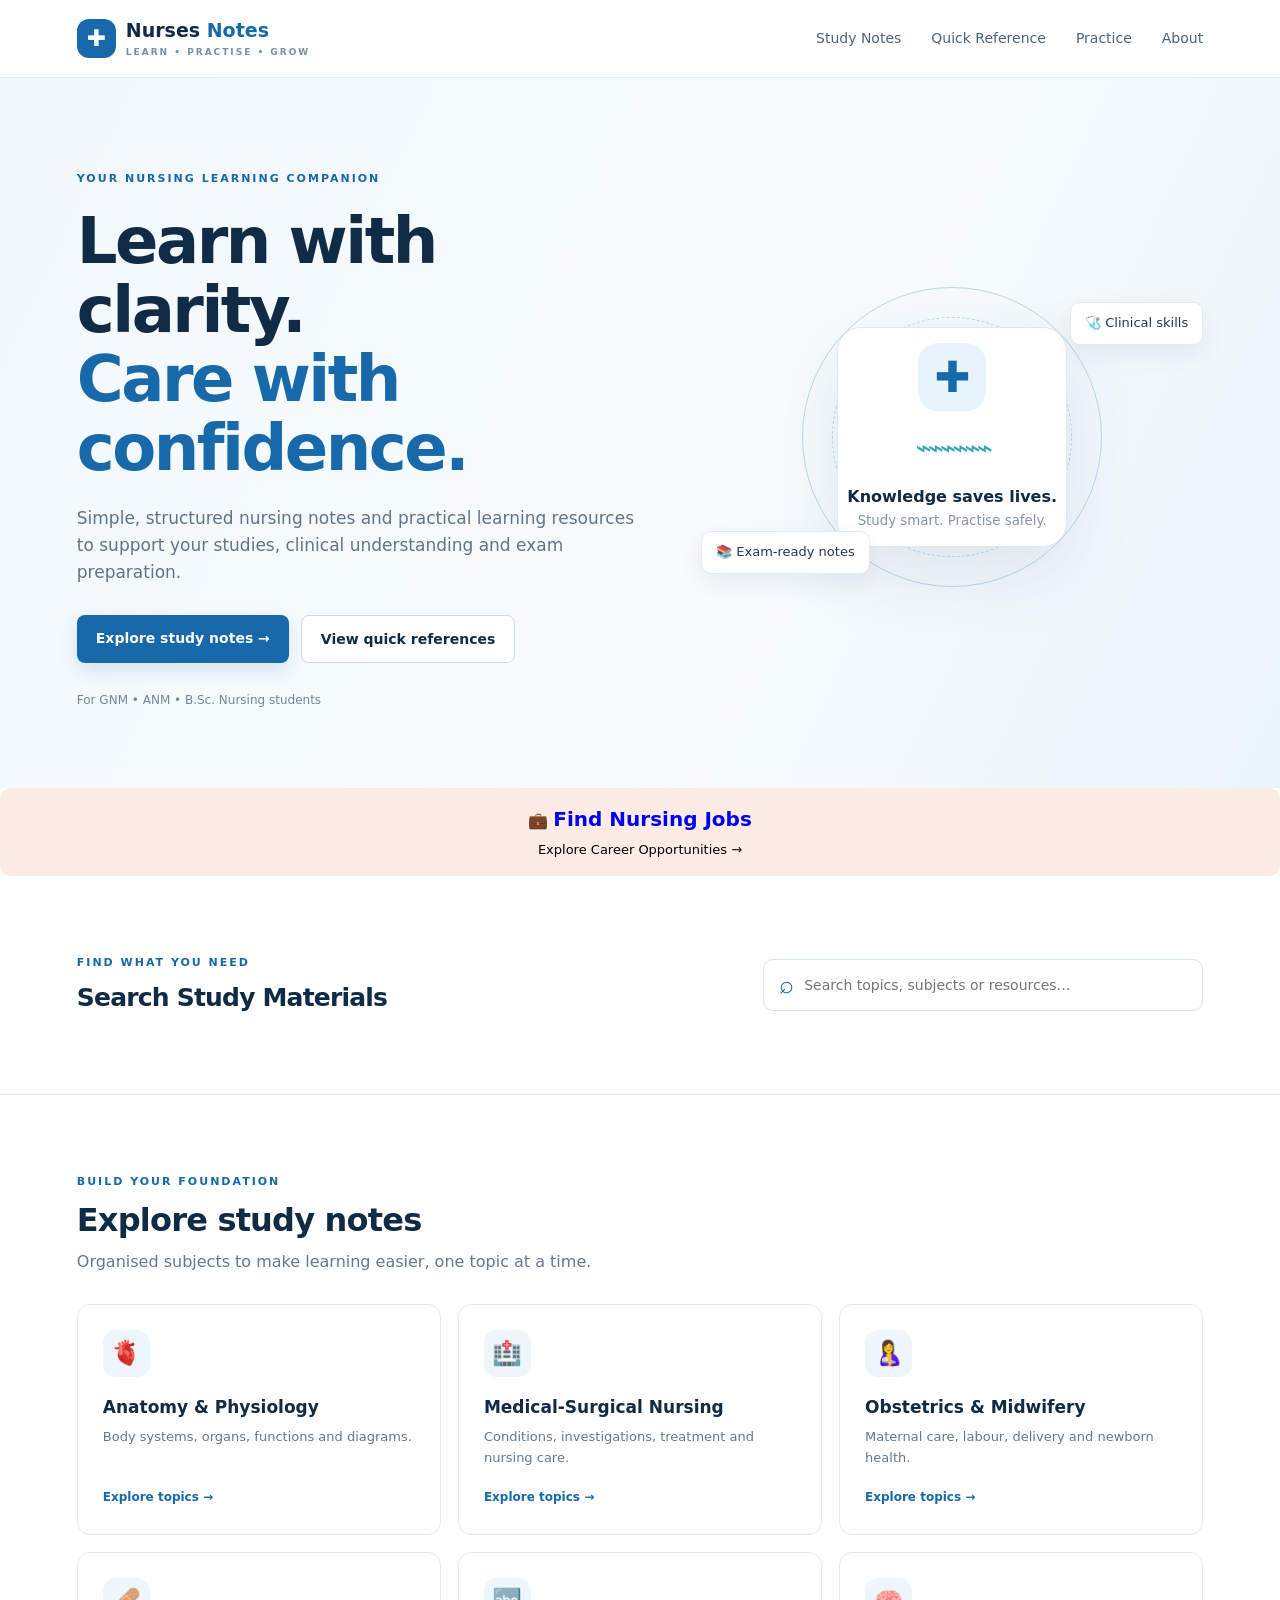
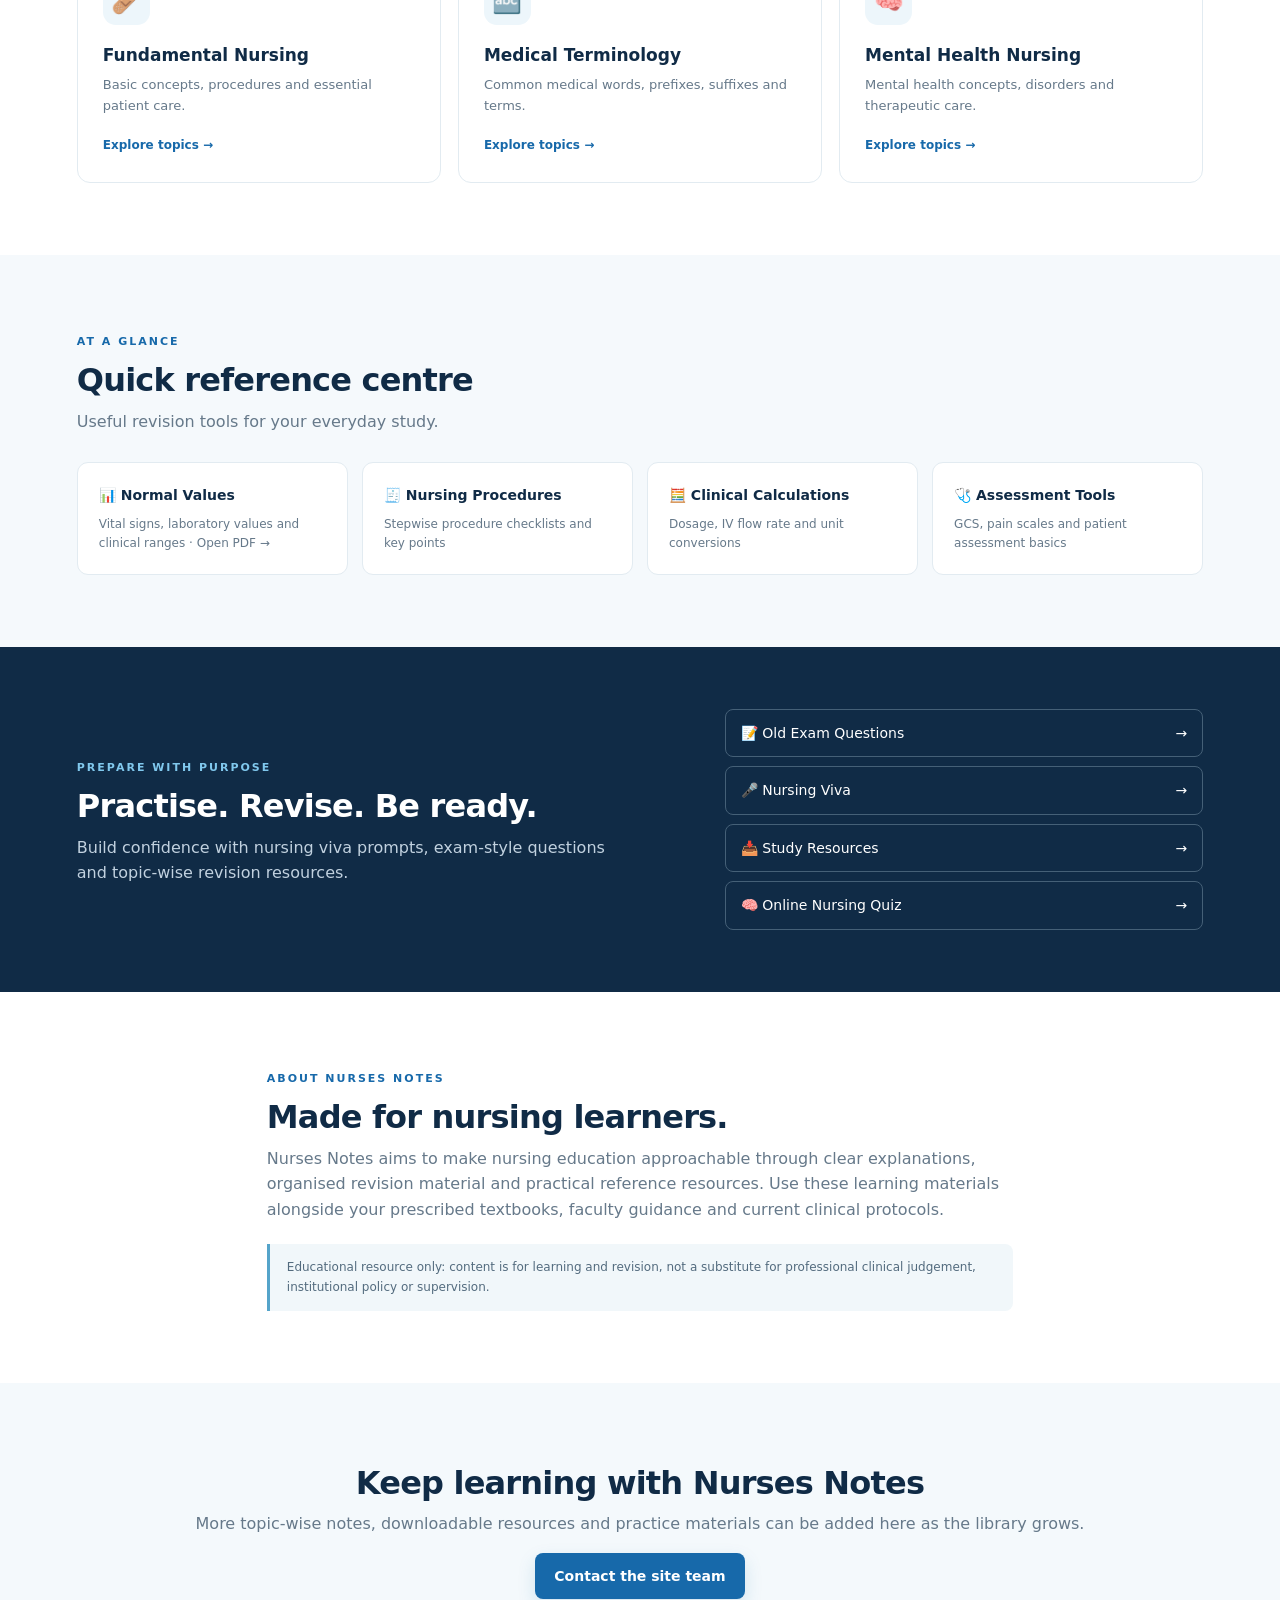
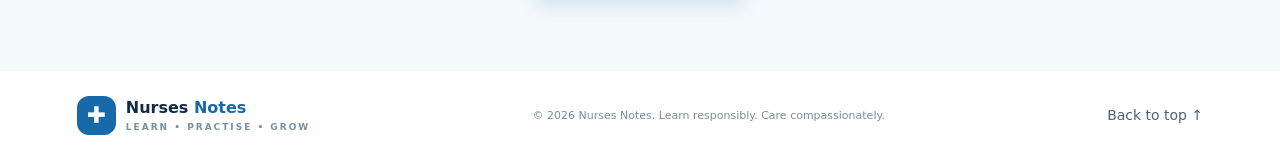
<file: index.html>
<!doctype html>
<html lang="en">
<head>
<meta charset="utf-8">
<meta name="viewport" content="width=device-width, initial-scale=1">

<meta name="description" content="Nurses Notes — clear, exam-oriented nursing study notes, clinical reference charts and practice resources for nursing students.">

<title>Nurses Notes | Nursing Education</title>

<link rel="stylesheet" href="style.css">

<style>
/* Nursing Jobs Highlight */
.jobs-section {
  padding: 25px 5%;
}

.jobs-banner {
  background: linear-gradient(135deg, #087f83, #05a6a0);
  color: white;
  text-align: center;
  padding: 30px 18px;
  border-radius: 16px;
  box-shadow: 0 6px 20px rgba(8,127,131,.25);
}

.jobs-banner .jobs-icon {
  font-size: 38px;
  display: block;
  margin-bottom: 8px;
}

.jobs-banner h2 {
  color: white;
  font-size: 27px;
  margin: 5px 0 8px;
}

.jobs-banner p {
  color: white;
  margin: 0 0 18px;
  font-size: 15px;
}

.jobs-button {
  display: inline-block;
  background: white;
  color: #087f83;
  text-decoration: none;
  font-weight: bold;
  padding: 12px 24px;
  border-radius: 9px;
  transition: .2s;
}

.jobs-button:hover {
  background: #eaf5f5;
  transform: translateY(-2px);
}

@media(max-width:600px) {
  .jobs-banner h2 {
    font-size: 23px;
  }
}
</style>
</head>

<body>

<header class="topbar">
  <a class="brand" href="#home">
    <span class="brandmark">✚</span>
    <span>Nurses <b>Notes</b>
      <small>LEARN • PRACTISE • GROW</small>
    </span>
  </a>

  <button class="menu" id="menu" aria-label="Toggle navigation">☰</button>

  <nav id="nav">
    <a href="#subjects">Study Notes</a>
    <a href="#quick">Quick Reference</a>
    <a href="#practice">Practice</a>
    <a href="#about">About</a>
  </nav>
</header>

<main>

<!-- HERO -->
<section class="hero" id="home">

  <div class="hero-copy">
    <span class="eyebrow">YOUR NURSING LEARNING COMPANION</span>

    <h1>
      Learn with clarity.<br>
      <em>Care with confidence.</em>
    </h1>

    <p>
      Simple, structured nursing notes and practical learning
      resources to support your studies, clinical understanding
      and exam preparation.
    </p>

    <div class="hero-actions">
      <a class="btn primary" href="#subjects">Explore study notes →</a>
      <a class="btn secondary" href="#quick">View quick references</a>
    </div>

    <div class="trustline">
      For GNM • ANM • B.Sc. Nursing students
    </div>
  </div>

  <div class="hero-art">
    <div class="orbit orbit1"></div>
    <div class="orbit orbit2"></div>

    <div class="medical-card">
      <div class="cross">✚</div>
      <div class="pulse">⌁⌁⌁⌁⌁⌁</div>
      <strong>Knowledge saves lives.</strong>
      <small>Study smart. Practise safely.</small>
    </div>

    <div class="float f1">🩺 Clinical skills</div>
    <div class="float f2">📚 Exam-ready notes</div>
  </div>

</section>

<!-- FIND NURSING JOBS -->
<a href="jobs.html" class="jobs-highlight">
  💼 <strong>Find Nursing Jobs</strong>
  <span>Explore Career Opportunities →</span>
</a>

<style>
.jobs-highlight {
  display: block;
  background: #FCECE5;
  color: linear-gradient(to bottom, #DC2626 50%, #2563EB 50%);
  padding: 15px 20px;
  border-radius: 10px;
  text-align: center;
  text-decoration: none;
}
.jobs-highlight strong {
  font-size: 20px;
}
.jobs-highlight span {
  display: block;
  color: BLACK;
  font-size: 13px;
  margin-top: 5px;
}
</style>
<!-- SEARCH -->
<section class="search-section">

  <div>
    <span class="eyebrow">FIND WHAT YOU NEED</span>
    <h2>Search Study Materials</h2>
  </div>

  <div class="searchbox">
    <span>⌕</span>
    <input
      id="search"
      type="search"
      placeholder="Search topics, subjects or resources…"
      aria-label="Search study topics">
  </div>

</section>

<!-- STUDY NOTES -->
<section class="section" id="subjects">

  <div class="section-head">
    <div>
      <span class="eyebrow">BUILD YOUR FOUNDATION</span>
      <h2>Explore study notes</h2>
      <p>Organised subjects to make learning easier, one topic at a time.</p>
    </div>
  </div>

  <div class="cards" id="cards">

    <a class="subject"
       data-search="anatomy physiology body systems organs"
       href="anatomy-physiology.html">
      <span class="subject-icon">🫀</span>
      <h3>Anatomy & Physiology</h3>
      <p>Body systems, organs, functions and diagrams.</p>
      <span class="more">Explore topics →</span>
    </a>

    <a class="subject"
       data-search="medical surgical nursing msn disease care"
       href="#contact">
      <span class="subject-icon">🏥</span>
      <h3>Medical-Surgical Nursing</h3>
      <p>Conditions, investigations, treatment and nursing care.</p>
      <span class="more">Explore topics →</span>
    </a>

    <a class="subject"
       data-search="obstetrics midwifery pregnancy labour newborn"
       href="#contact">
      <span class="subject-icon">🤱</span>
      <h3>Obstetrics & Midwifery</h3>
      <p>Maternal care, labour, delivery and newborn health.</p>
      <span class="more">Explore topics →</span>
    </a>

    <a class="subject"
       data-search="fundamental nursing procedures patient care"
       href="#contact">
      <span class="subject-icon">🩹</span>
      <h3>Fundamental Nursing</h3>
      <p>Basic concepts, procedures and essential patient care.</p>
      <span class="more">Explore topics →</span>
    </a>

    <a class="subject"
       data-search="medical terminology definitions abbreviations"
       href="medical-terminology.html">
      <span class="subject-icon">🔤</span>
      <h3>Medical Terminology</h3>
      <p>Common medical words, prefixes, suffixes and terms.</p>
      <span class="more">Explore topics →</span>
    </a>

    <a class="subject"
       data-search="psychiatric mental health nursing"
       href="#contact">
      <span class="subject-icon">🧠</span>
      <h3>Mental Health Nursing</h3>
      <p>Mental health concepts, disorders and therapeutic care.</p>
      <span class="more">Explore topics →</span>
    </a>

  </div>

  <p id="empty" class="empty" hidden>
    No matching topics found. Try another search.
  </p>

</section>

<!-- QUICK REFERENCE -->
<section class="quick" id="quick">

  <div class="section-head">
    <div>
      <span class="eyebrow">AT A GLANCE</span>
      <h2>Quick reference centre</h2>
      <p>Useful revision tools for your everyday study.</p>
    </div>
  </div>

  <div class="quick-grid">

    <a href="normal-values.html">
      <b>📊 Normal Values</b>
      <span>Vital signs, laboratory values and clinical ranges · Open PDF →</span>
    </a>

    <a href="#contact">
      <b>🧾 Nursing Procedures</b>
      <span>Stepwise procedure checklists and key points</span>
    </a>

    <a href="#contact">
      <b>🧮 Clinical Calculations</b>
      <span>Dosage, IV flow rate and unit conversions</span>
    </a>

    <a href="#contact">
      <b>🩺 Assessment Tools</b>
      <span>GCS, pain scales and patient assessment basics</span>
    </a>

  </div>

</section>

<!-- PRACTICE -->
<section class="practice" id="practice">

  <div>
    <span class="eyebrow">PREPARE WITH PURPOSE</span>
    <h2>Practise. Revise. Be ready.</h2>
    <p>
      Build confidence with nursing viva prompts, exam-style
      questions and topic-wise revision resources.
    </p>
  </div>

  <div class="practice-links">

    <a href="old-exam-questions.html">
      📝 Old Exam Questions <span>→</span>
    </a>

    <a href="#contact">
      🎤 Nursing Viva <span>→</span>
    </a>

    <a href="#contact">
      📥 Study Resources <span>→</span>
    </a>

    <a href="https://script.google.com/macros/s/AKfycbwwHkb-gn8JX1V6JcZS92VtMANInngzxkY0jnLESc9fjKZUJKZQ8vE0WVsuKpTN9gYFHg/exec"
       target="_blank" rel="noopener">
      🧠 Online Nursing Quiz <span>→</span>
    </a>

  </div>

</section>

<!-- ABOUT -->
<section class="about" id="about">

  <span class="eyebrow">ABOUT NURSES NOTES</span>

  <h2>Made for nursing learners.</h2>

  <p>
    Nurses Notes aims to make nursing education approachable
    through clear explanations, organised revision material
    and practical reference resources. Use these learning
    materials alongside your prescribed textbooks, faculty
    guidance and current clinical protocols.
  </p>

  <div class="note">
    Educational resource only: content is for learning and
    revision, not a substitute for professional clinical
    judgement, institutional policy or supervision.
  </div>

</section>

<!-- CONTACT -->
<section class="contact" id="contact">

  <h2>Keep learning with Nurses Notes</h2>

  <p>
    More topic-wise notes, downloadable resources and
    practice materials can be added here as the library grows.
  </p>

  <a class="btn primary" href="contact.html">
    Contact the site team
  </a>

</section>

</main>

<!-- FOOTER -->
<footer>

  <a class="brand" href="#home">
    <span class="brandmark">✚</span>
    <span>Nurses <b>Notes</b>
      <small>LEARN • PRACTISE • GROW</small>
    </span>
  </a>

  <p>
    © 2026 Nurses Notes. Learn responsibly. Care compassionately.
  </p>

  <a href="#home">Back to top ↑</a>

</footer>

<script src="index.js"></script>

</body>
</html>
</file>
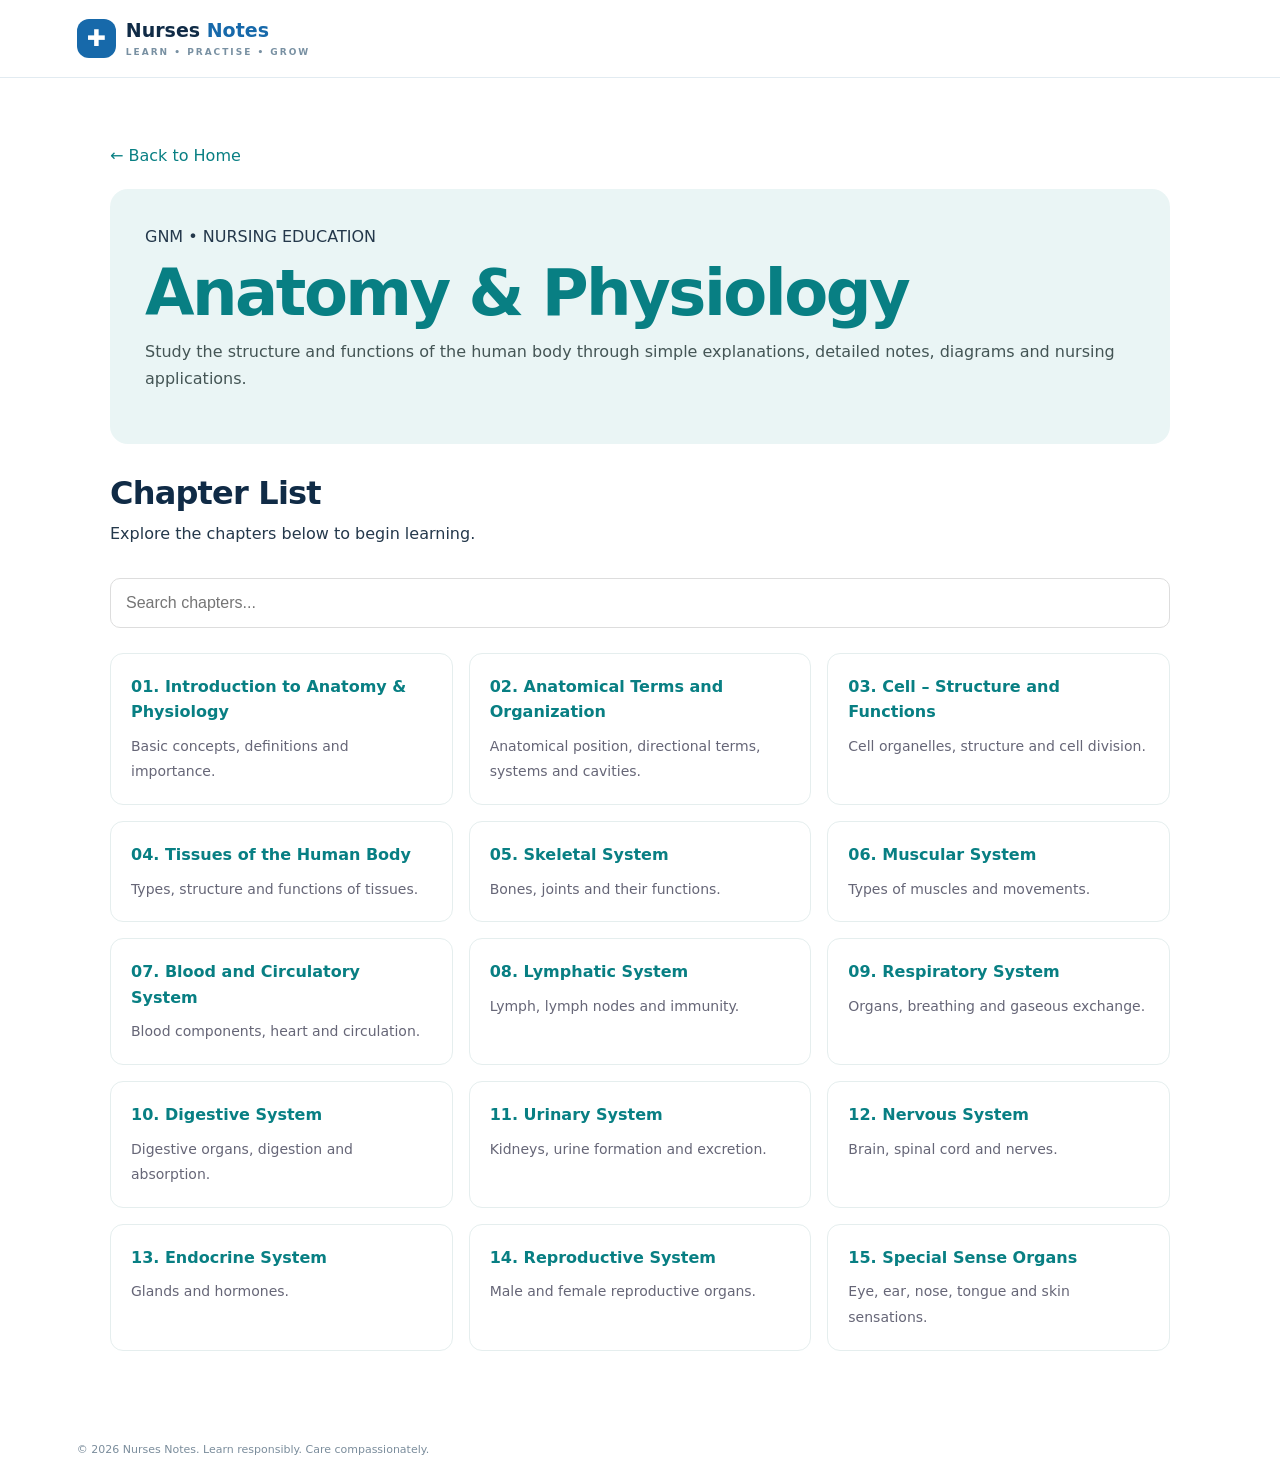
<file: anatomy & physiology.html>
<!DOCTYPE html>
<html lang="en">
<head>
<meta charset="UTF-8">
<meta name="viewport" content="width=device-width, initial-scale=1.0">
<title>Anatomy & Physiology | Nurses Notes</title>
<link rel="stylesheet" href="style.css">
<style>
.subject-page{max-width:1100px;margin:45px auto;padding:20px}
.subject-hero{background:#eaf5f5;padding:35px;border-radius:18px;margin-bottom:30px}
.subject-hero h1{color:#087f83;margin:10px 0}
.subject-hero p{line-height:1.7;color:#455}
.chapter-search{width:100%;padding:15px;border:1px solid #ddd;border-radius:10px;margin:15px 0 25px;font-size:16px}
.chapter-list{display:grid;grid-template-columns:repeat(auto-fit,minmax(260px,1fr));gap:16px}
.chapter-card{display:block;text-decoration:none;color:#234;background:white;border:1px solid #e5eeee;border-radius:13px;padding:20px;transition:.2s}
.chapter-card:hover{transform:translateY(-3px);border-color:#078b8b;box-shadow:0 5px 18px #0001}
.chapter-card strong{display:block;margin-bottom:8px;color:#087f83}
.chapter-card span{font-size:14px;color:#667}
.back-link{display:inline-block;margin-bottom:20px;color:#087f83;text-decoration:none}
</style>
</head>
<body>

<header class="topbar">
<a class="brand" href="index.html">
<span class="brandmark">✚</span>
<span>Nurses <b>Notes</b>
<small>LEARN • PRACTISE • GROW</small></span>
</a>
</header>

<main class="subject-page">

<a href="index.html" class="back-link">← Back to Home</a>

<section class="subject-hero">
<span>GNM • NURSING EDUCATION</span>
<h1>Anatomy & Physiology</h1>
<p>Study the structure and functions of the human body through simple explanations, detailed notes, diagrams and nursing applications.</p>
</section>

<h2>Chapter List</h2>
<p>Explore the chapters below to begin learning.</p>

<input type="search" id="chapterSearch"
class="chapter-search"
placeholder="Search chapters...">

<div class="chapter-list" id="chapterList">

<a class="chapter-card" href="#chapter1">
<strong>01. Introduction to Anatomy & Physiology</strong>
<span>Basic concepts, definitions and importance.</span>
</a>

<a class="chapter-card" href="#chapter2">
<strong>02. Anatomical Terms and Organization</strong>
<span>Anatomical position, directional terms, systems and cavities.</span>
</a>

<a class="chapter-card" href="#chapter3">
<strong>03. Cell – Structure and Functions</strong>
<span>Cell organelles, structure and cell division.</span>
</a>

<a class="chapter-card" href="#chapter4">
<strong>04. Tissues of the Human Body</strong>
<span>Types, structure and functions of tissues.</span>
</a>

<a class="chapter-card" href="#chapter5">
<strong>05. Skeletal System</strong>
<span>Bones, joints and their functions.</span>
</a>

<a class="chapter-card" href="#chapter6">
<strong>06. Muscular System</strong>
<span>Types of muscles and movements.</span>
</a>

<a class="chapter-card" href="#chapter7">
<strong>07. Blood and Circulatory System</strong>
<span>Blood components, heart and circulation.</span>
</a>

<a class="chapter-card" href="#chapter8">
<strong>08. Lymphatic System</strong>
<span>Lymph, lymph nodes and immunity.</span>
</a>

<a class="chapter-card" href="#chapter9">
<strong>09. Respiratory System</strong>
<span>Organs, breathing and gaseous exchange.</span>
</a>

<a class="chapter-card" href="#chapter10">
<strong>10. Digestive System</strong>
<span>Digestive organs, digestion and absorption.</span>
</a>

<a class="chapter-card" href="#chapter11">
<strong>11. Urinary System</strong>
<span>Kidneys, urine formation and excretion.</span>
</a>

<a class="chapter-card" href="#chapter12">
<strong>12. Nervous System</strong>
<span>Brain, spinal cord and nerves.</span>
</a>

<a class="chapter-card" href="#chapter13">
<strong>13. Endocrine System</strong>
<span>Glands and hormones.</span>
</a>

<a class="chapter-card" href="#chapter14">
<strong>14. Reproductive System</strong>
<span>Male and female reproductive organs.</span>
</a>

<a class="chapter-card" href="#chapter15">
<strong>15. Special Sense Organs</strong>
<span>Eye, ear, nose, tongue and skin sensations.</span>
</a>

</div>

<p id="noResults" hidden>No matching chapters found.</p>

</main>

<footer>
<p>© 2026 Nurses Notes. Learn responsibly. Care compassionately.</p>
</footer>

<script>
const search = document.getElementById("chapterSearch");
const cards = document.querySelectorAll(".chapter-card");
const noResults = document.getElementById("noResults");

search.addEventListener("input", function(){
 let count = 0;
 const value = this.value.toLowerCase();

 cards.forEach(card => {
  const match = card.textContent.toLowerCase().includes(value);
  card.style.display = match ? "block" : "none";
  if(match) count++;
 });

 noResults.hidden = count !== 0;
});
</script>

</body>
</html>
</file>
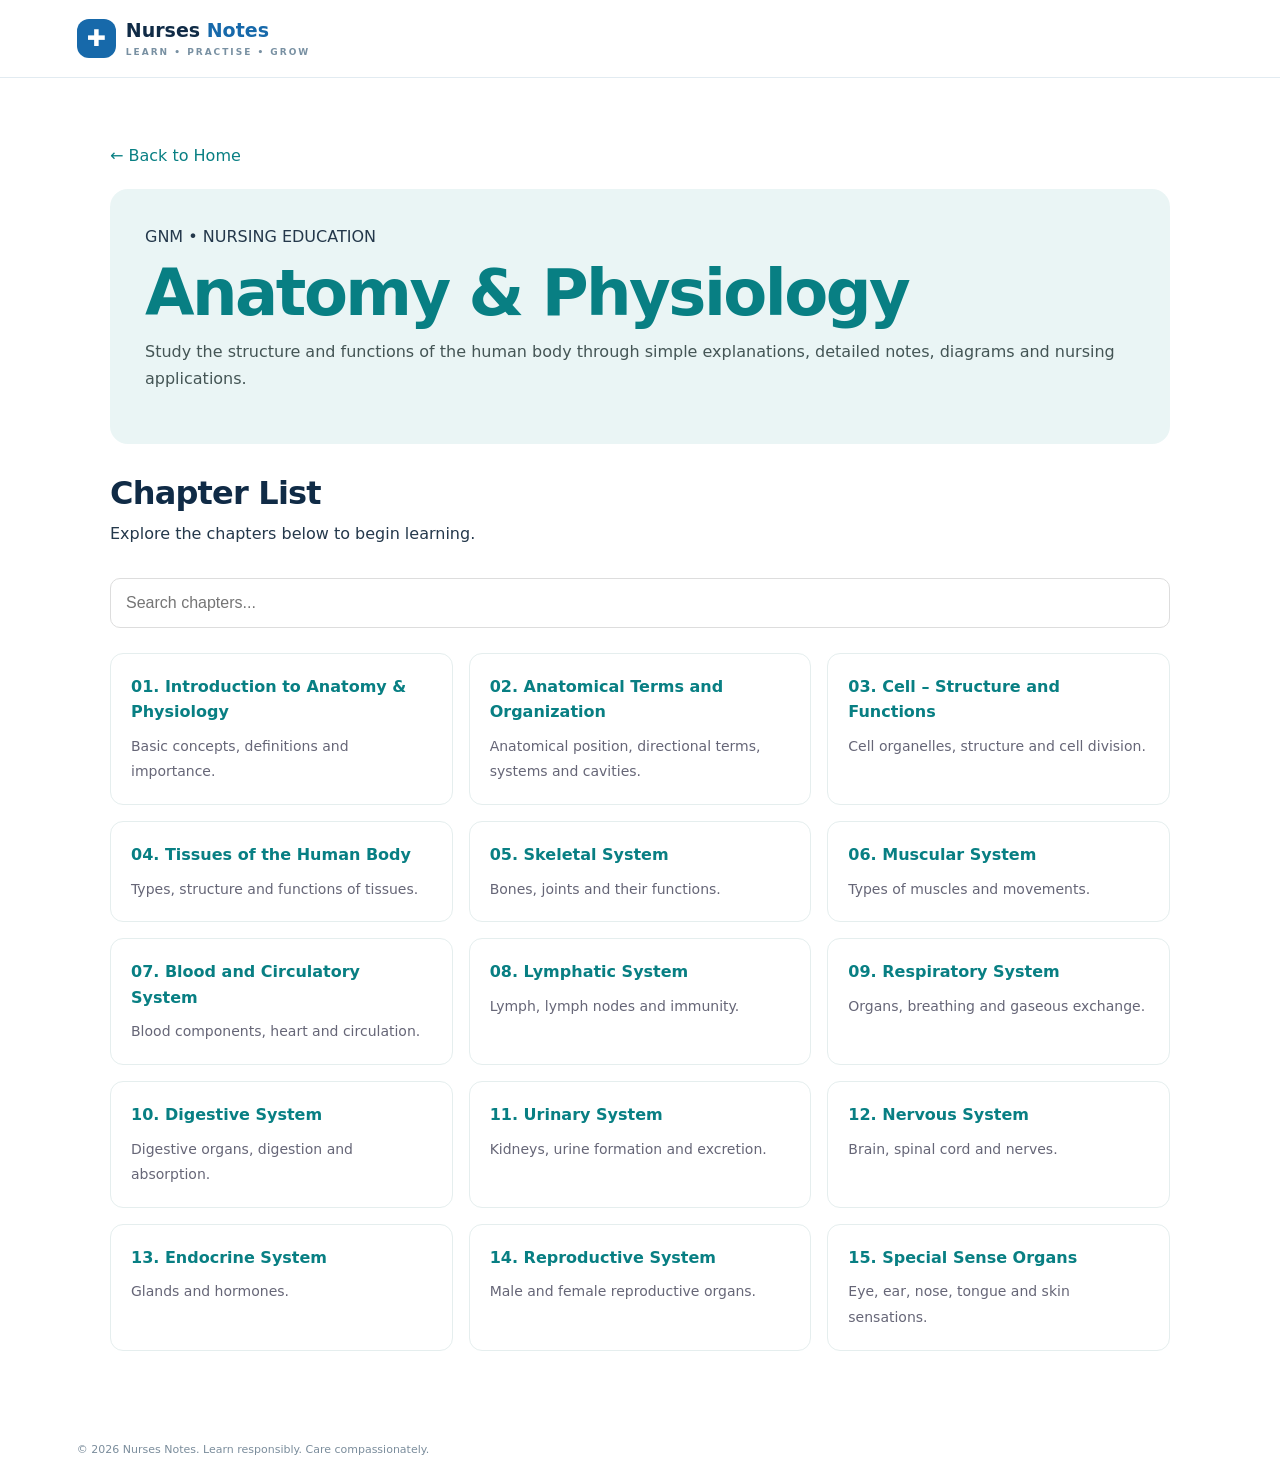
<file: anatomy-physiology.html>
<!DOCTYPE html>
<html lang="en">
<head>
<meta charset="UTF-8">
<meta name="viewport" content="width=device-width, initial-scale=1.0">
<title>Anatomy & Physiology | Nurses Notes</title>
<link rel="stylesheet" href="style.css">
<style>
.subject-page{max-width:1100px;margin:45px auto;padding:20px}
.subject-hero{background:#eaf5f5;padding:35px;border-radius:18px;margin-bottom:30px}
.subject-hero h1{color:#087f83;margin:10px 0}
.subject-hero p{line-height:1.7;color:#455}
.chapter-search{width:100%;padding:15px;border:1px solid #ddd;border-radius:10px;margin:15px 0 25px;font-size:16px}
.chapter-list{display:grid;grid-template-columns:repeat(auto-fit,minmax(260px,1fr));gap:16px}
.chapter-card{display:block;text-decoration:none;color:#234;background:white;border:1px solid #e5eeee;border-radius:13px;padding:20px;transition:.2s}
.chapter-card:hover{transform:translateY(-3px);border-color:#078b8b;box-shadow:0 5px 18px #0001}
.chapter-card strong{display:block;margin-bottom:8px;color:#087f83}
.chapter-card span{font-size:14px;color:#667}
.back-link{display:inline-block;margin-bottom:20px;color:#087f83;text-decoration:none}
</style>
</head>
<body>

<header class="topbar">
<a class="brand" href="index.html">
<span class="brandmark">✚</span>
<span>Nurses <b>Notes</b>
<small>LEARN • PRACTISE • GROW</small></span>
</a>
</header>

<main class="subject-page">

<a href="index.html" class="back-link">← Back to Home</a>

<section class="subject-hero">
<span>GNM • NURSING EDUCATION</span>
<h1>Anatomy & Physiology</h1>
<p>Study the structure and functions of the human body through simple explanations, detailed notes, diagrams and nursing applications.</p>
</section>

<h2>Chapter List</h2>
<p>Explore the chapters below to begin learning.</p>

<input type="search" id="chapterSearch"
class="chapter-search"
placeholder="Search chapters...">

<div class="chapter-list" id="chapterList">

<a class="chapter-card" href="chapter-1.html">
<strong>01. Introduction to Anatomy & Physiology</strong>
<span>Basic concepts, definitions and importance.</span>
</a>

<a class="chapter-card" href="#chapter2">
<strong>02. Anatomical Terms and Organization</strong>
<span>Anatomical position, directional terms, systems and cavities.</span>
</a>

<a class="chapter-card" href="#chapter3">
<strong>03. Cell – Structure and Functions</strong>
<span>Cell organelles, structure and cell division.</span>
</a>

<a class="chapter-card" href="#chapter4">
<strong>04. Tissues of the Human Body</strong>
<span>Types, structure and functions of tissues.</span>
</a>

<a class="chapter-card" href="#chapter5">
<strong>05. Skeletal System</strong>
<span>Bones, joints and their functions.</span>
</a>

<a class="chapter-card" href="#chapter6">
<strong>06. Muscular System</strong>
<span>Types of muscles and movements.</span>
</a>

<a class="chapter-card" href="#chapter7">
<strong>07. Blood and Circulatory System</strong>
<span>Blood components, heart and circulation.</span>
</a>

<a class="chapter-card" href="#chapter8">
<strong>08. Lymphatic System</strong>
<span>Lymph, lymph nodes and immunity.</span>
</a>

<a class="chapter-card" href="#chapter9">
<strong>09. Respiratory System</strong>
<span>Organs, breathing and gaseous exchange.</span>
</a>

<a class="chapter-card" href="#chapter10">
<strong>10. Digestive System</strong>
<span>Digestive organs, digestion and absorption.</span>
</a>

<a class="chapter-card" href="#chapter11">
<strong>11. Urinary System</strong>
<span>Kidneys, urine formation and excretion.</span>
</a>

<a class="chapter-card" href="#chapter12">
<strong>12. Nervous System</strong>
<span>Brain, spinal cord and nerves.</span>
</a>

<a class="chapter-card" href="#chapter13">
<strong>13. Endocrine System</strong>
<span>Glands and hormones.</span>
</a>

<a class="chapter-card" href="#chapter14">
<strong>14. Reproductive System</strong>
<span>Male and female reproductive organs.</span>
</a>

<a class="chapter-card" href="#chapter15">
<strong>15. Special Sense Organs</strong>
<span>Eye, ear, nose, tongue and skin sensations.</span>
</a>

</div>

<p id="noResults" hidden>No matching chapters found.</p>

</main>

<footer>
<p>© 2026 Nurses Notes. Learn responsibly. Care compassionately.</p>
</footer>

<script>
const search = document.getElementById("chapterSearch");
const cards = document.querySelectorAll(".chapter-card");
const noResults = document.getElementById("noResults");

search.addEventListener("input", function(){
 let count = 0;
 const value = this.value.toLowerCase();

 cards.forEach(card => {
  const match = card.textContent.toLowerCase().includes(value);
  card.style.display = match ? "block" : "none";
  if(match) count++;
 });

 noResults.hidden = count !== 0;
});
</script>

</body>
</html>
</file>
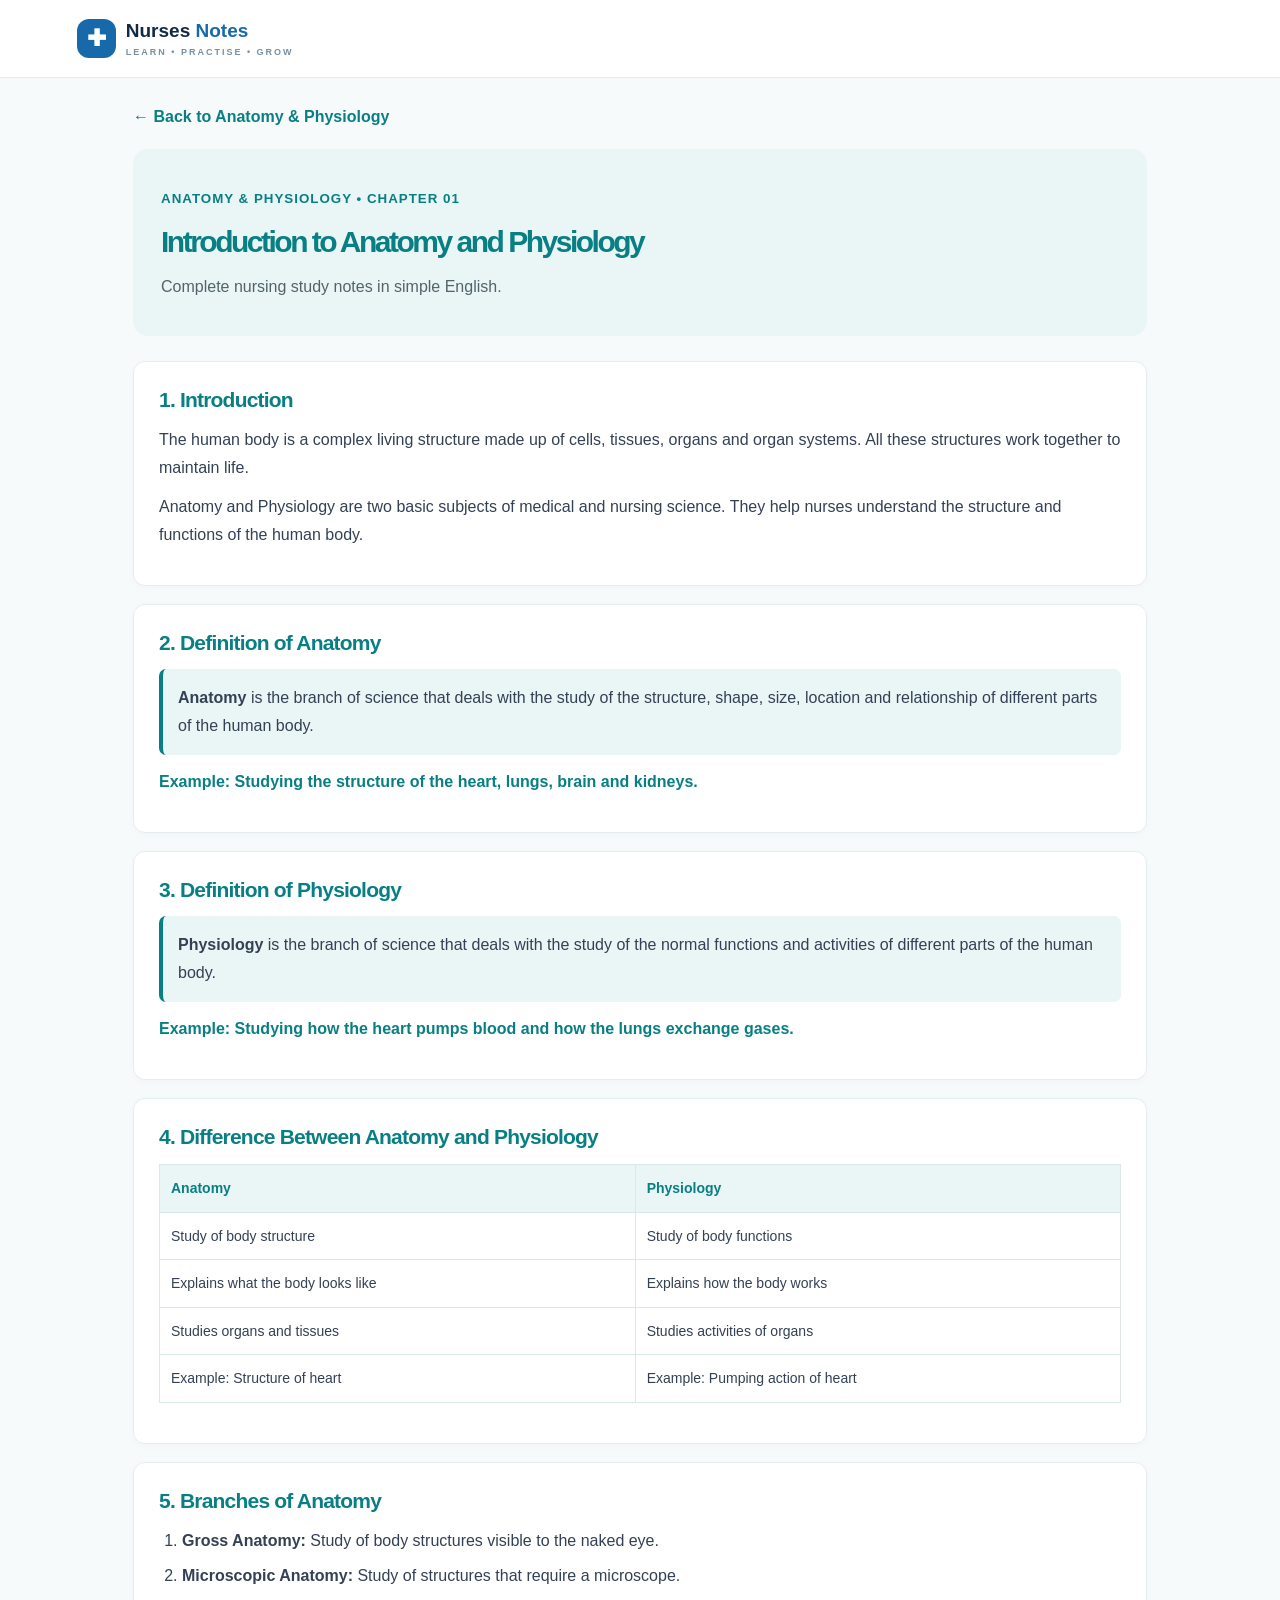
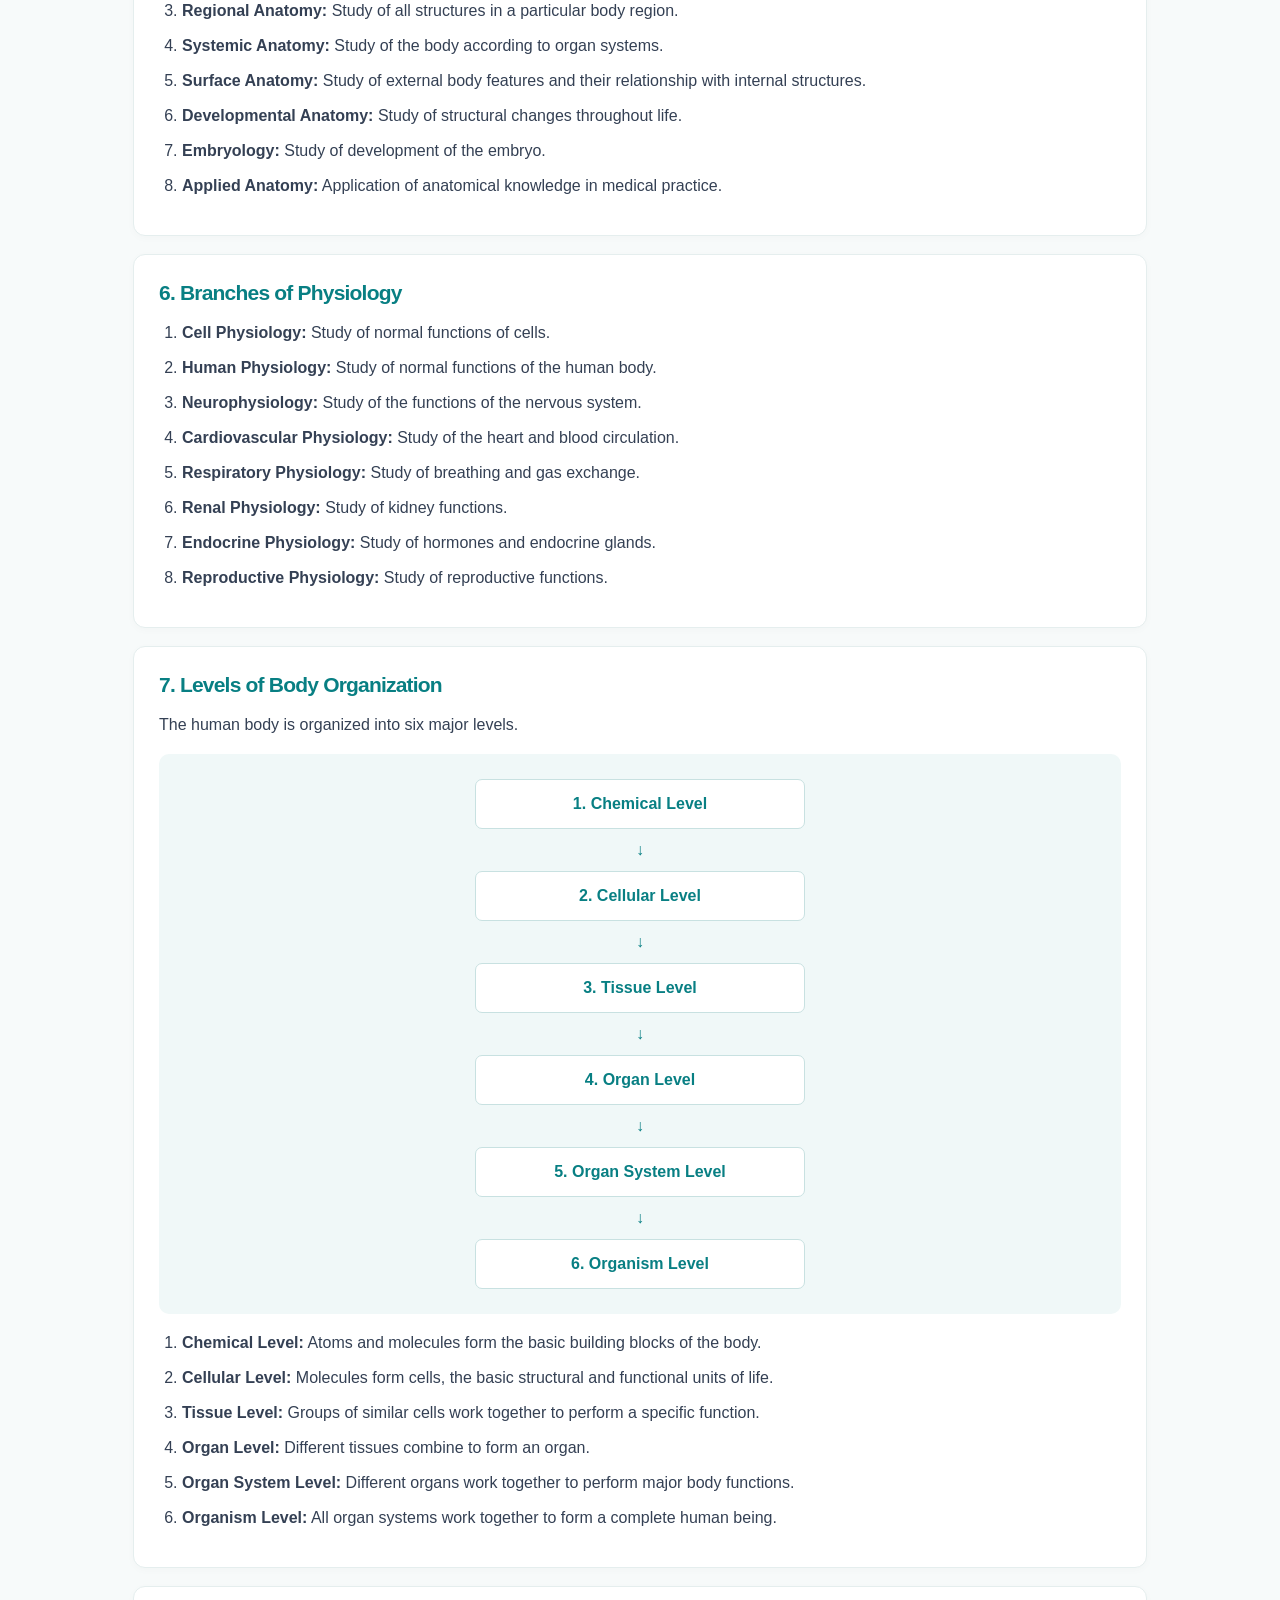
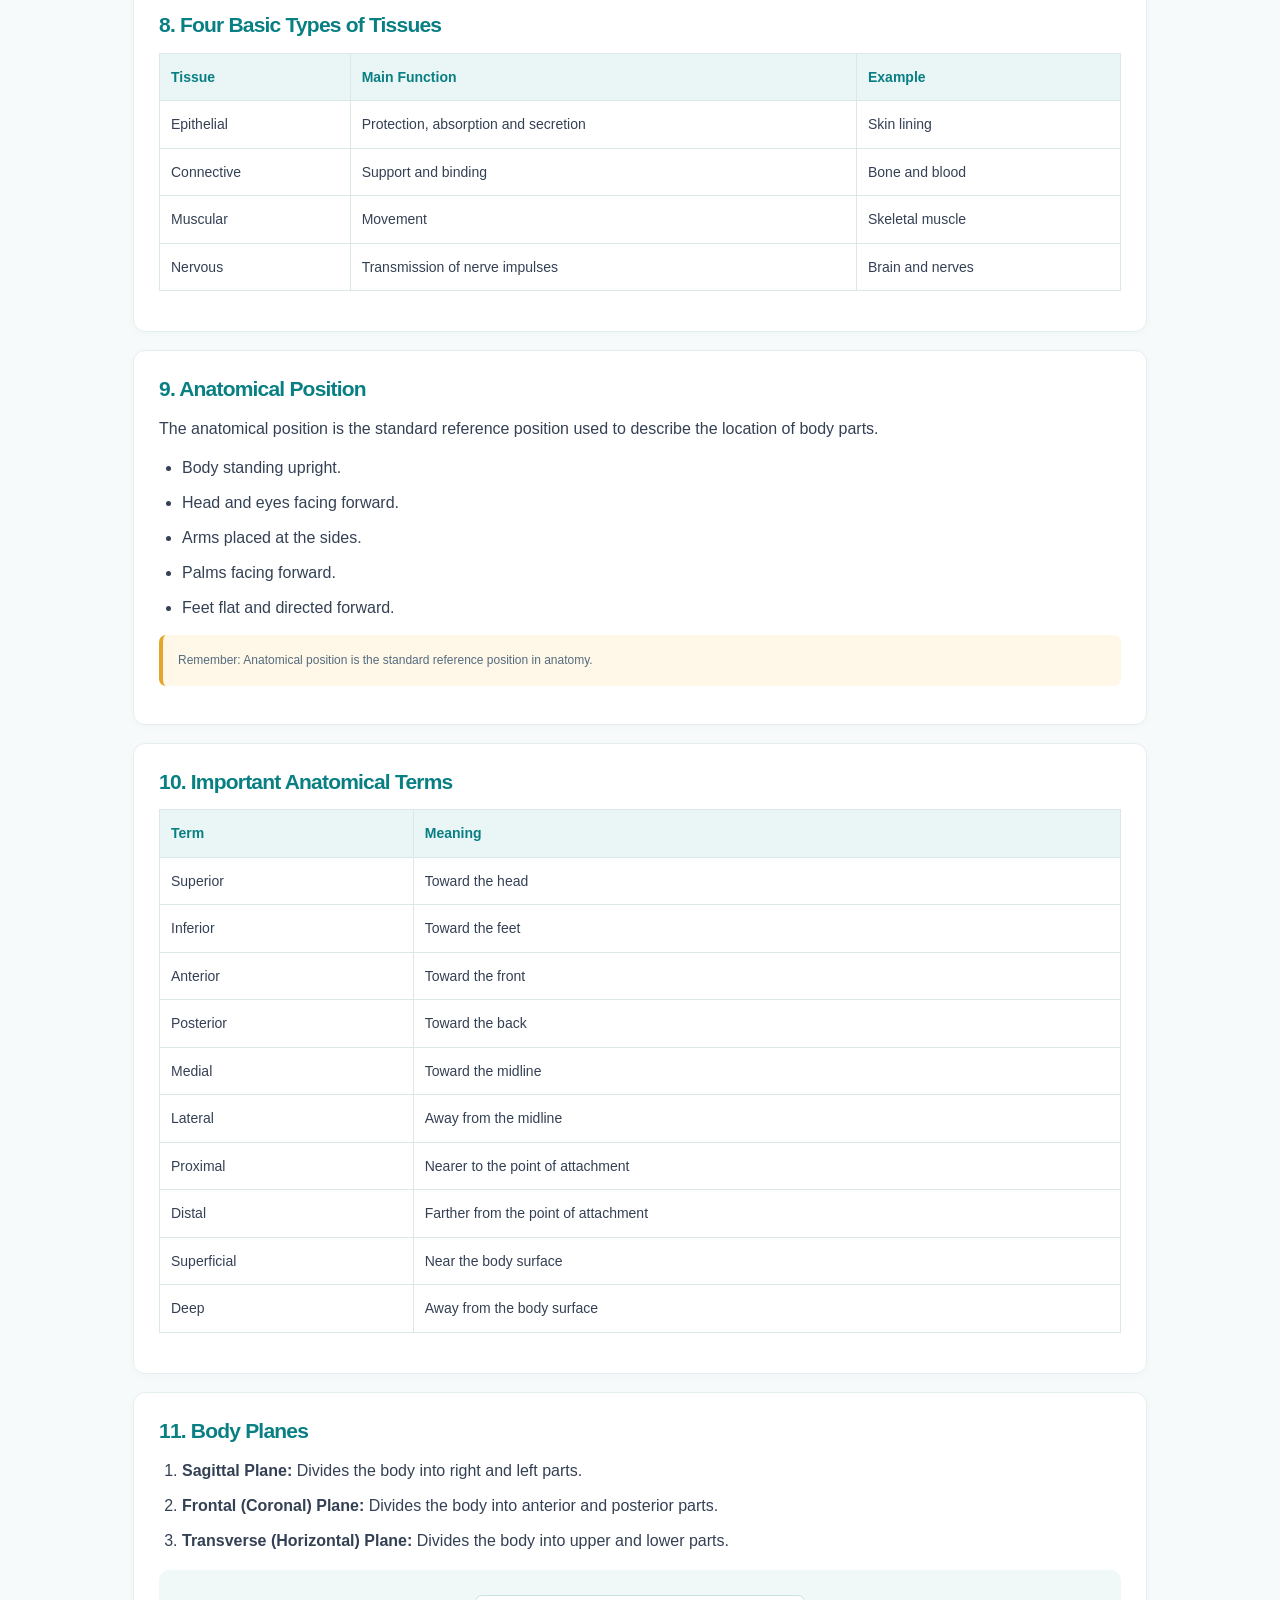
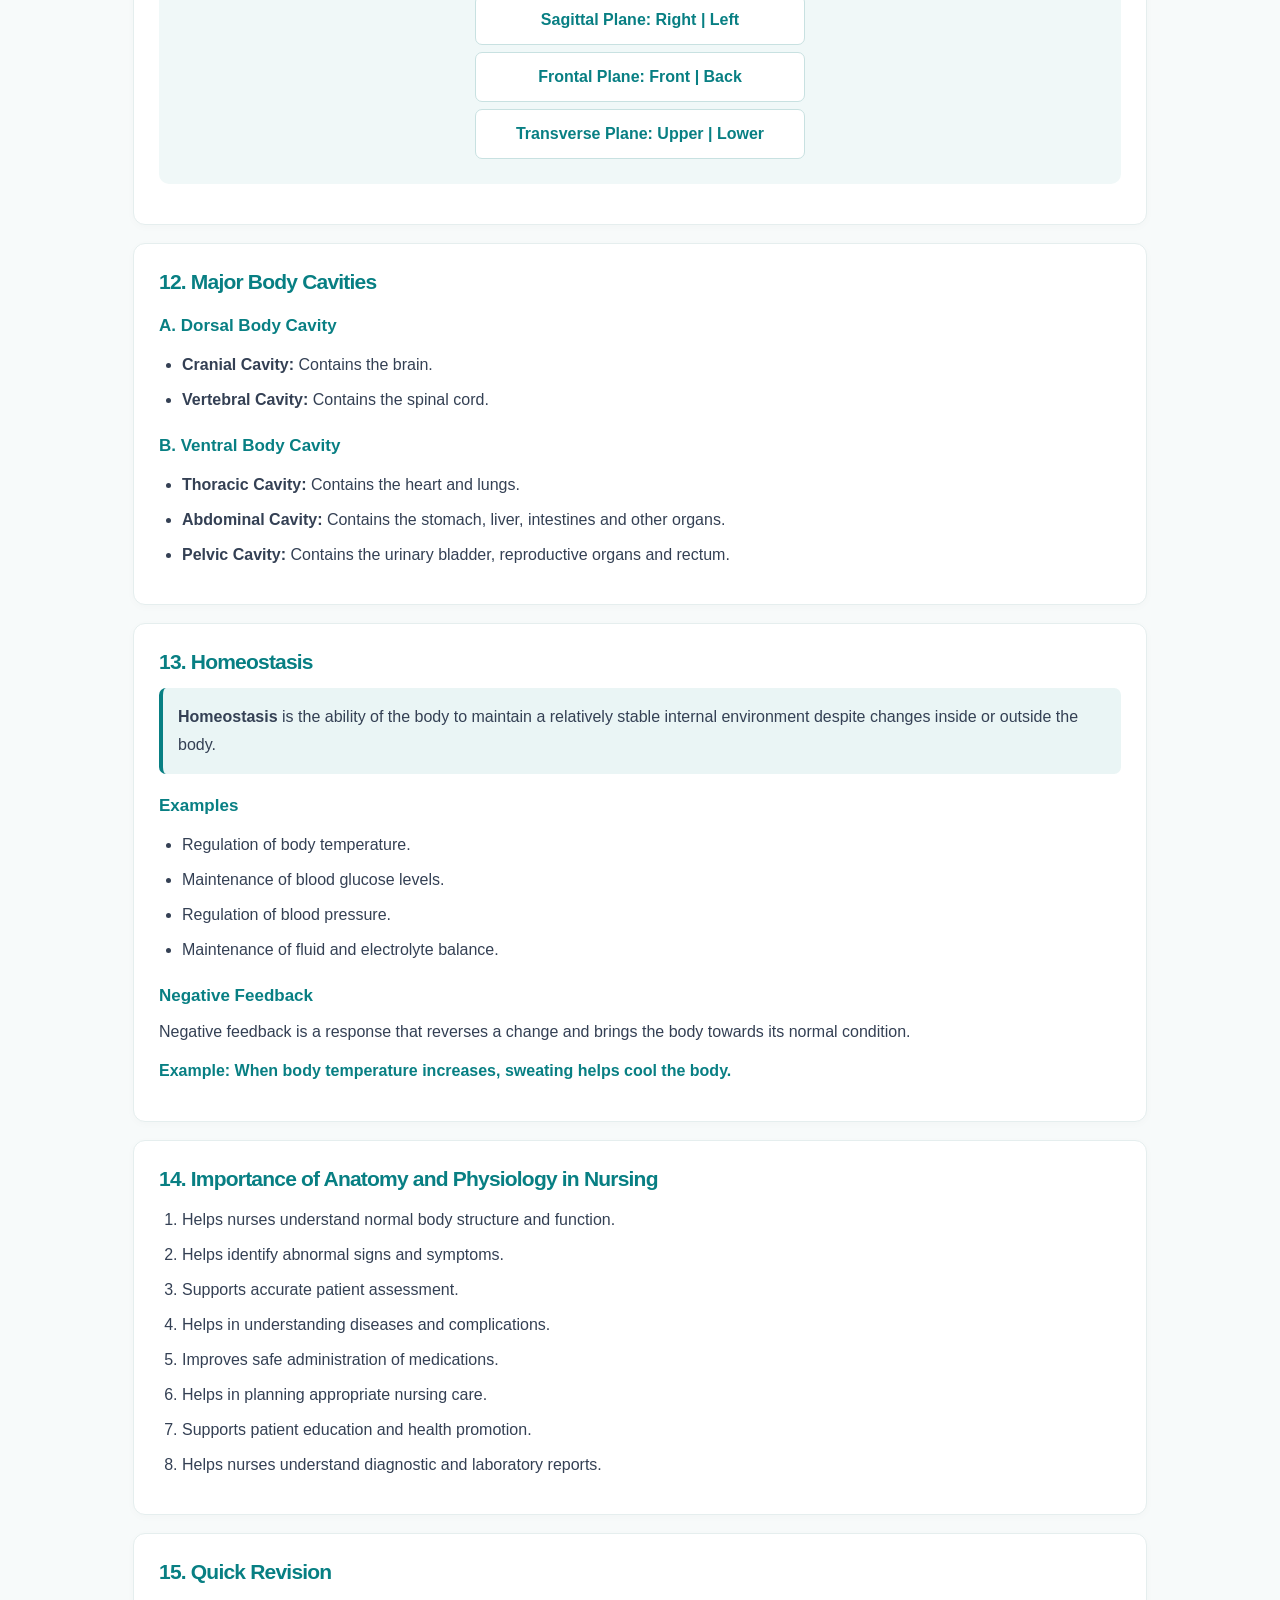
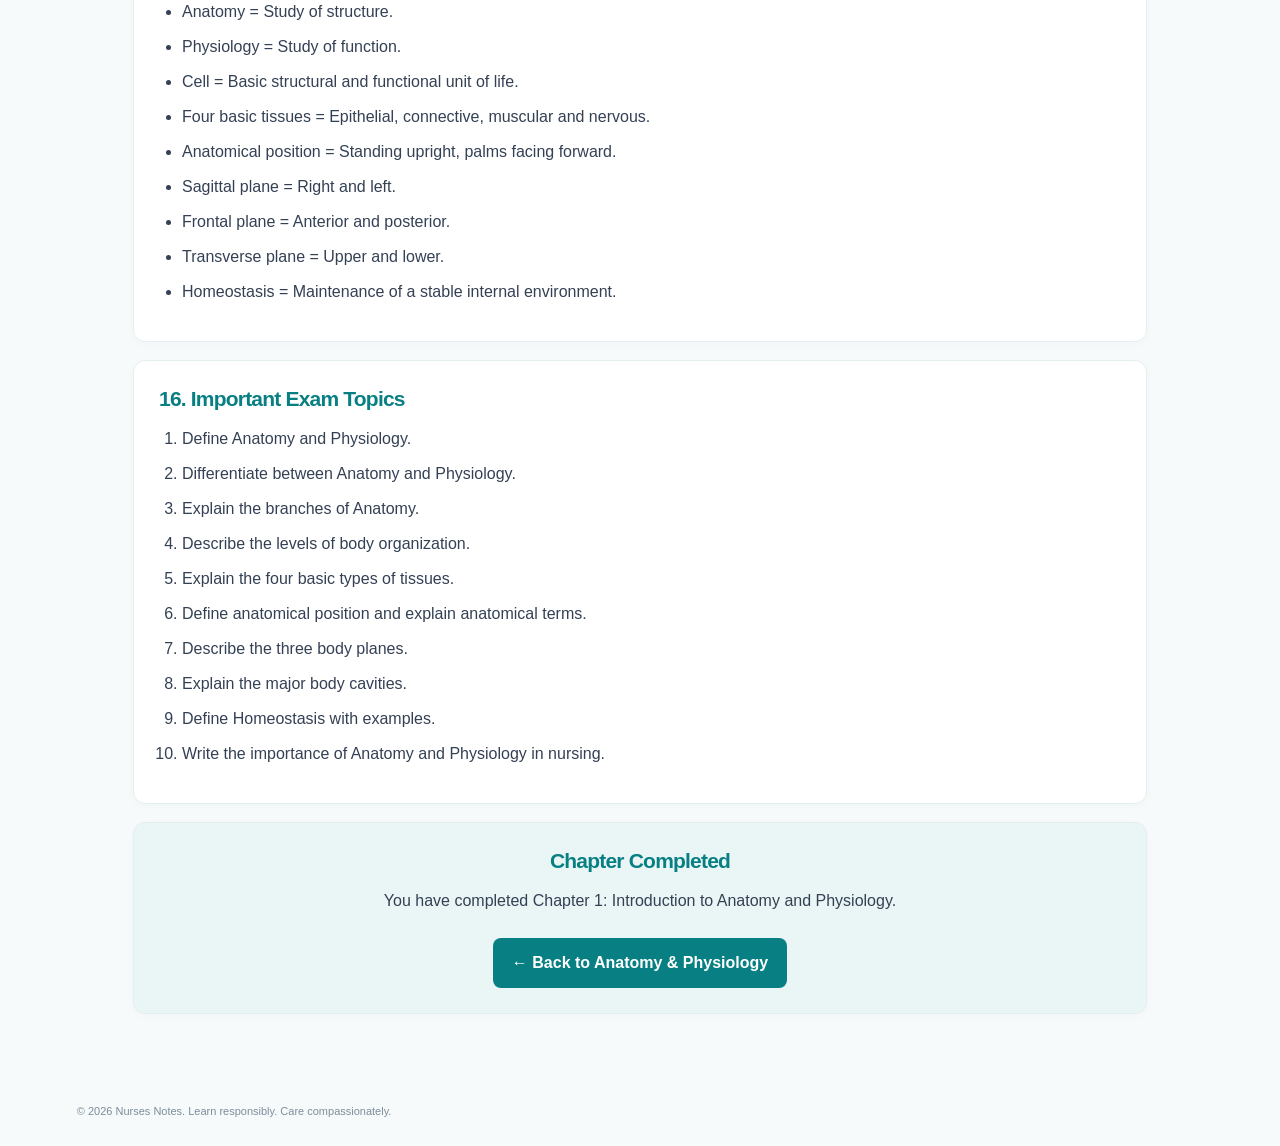
<file: chapter-1.html>
<!DOCTYPE html>
<html lang="en">
<head>
<meta charset="UTF-8">
<meta name="viewport" content="width=device-width, initial-scale=1.0">
<meta name="description" content="Chapter 1 Introduction to Anatomy and Physiology - Complete nursing study notes by Nurses Notes.">
<title>Chapter 1 - Introduction to Anatomy and Physiology | Nurses Notes</title>

<link rel="stylesheet" href="style.css">

<style>
* {
  box-sizing: border-box;
}

body {
  background: #f7fafa;
  color: #344054;
  font-family: Arial, sans-serif;
  line-height: 1.75;
}

.chapter-page {
  max-width: 1050px;
  margin: auto;
  padding: 25px 18px 45px;
}

.back-link {
  display: inline-block;
  color: #087f83;
  text-decoration: none;
  font-weight: bold;
  margin-bottom: 18px;
}

.chapter-hero {
  background: #eaf5f5;
  padding: 35px 28px;
  border-radius: 15px;
  margin-bottom: 25px;
}

.chapter-hero small {
  color: #087f83;
  font-weight: bold;
  letter-spacing: 1px;
}

.chapter-hero h1 {
  color: #087f83;
  font-size: 30px;
  line-height: 1.35;
  margin: 10px 0;
}

.chapter-hero p {
  color: #52636b;
  margin: 0;
}

.chapter-card {
  background: white;
  padding: 25px;
  margin-bottom: 18px;
  border: 1px solid #e5eeee;
  border-radius: 12px;
  box-shadow: 0 2px 8px rgba(0,0,0,.025);
}

.chapter-card h2 {
  color: #087f83;
  font-size: 21px;
  margin: 0 0 14px;
}

.chapter-card h3 {
  color: #087f83;
  font-size: 17px;
  margin: 17px 0 8px;
}

.chapter-card p {
  margin-bottom: 11px;
}

.chapter-card ul,
.chapter-card ol {
  padding-left: 23px;
  margin: 10px 0;
}

.chapter-card li {
  margin-bottom: 7px;
}

.definition {
  background: #eaf5f5;
  border-left: 4px solid #087f83;
  padding: 15px;
  border-radius: 7px;
  margin: 13px 0;
}

.example {
  color: #087f83;
  font-weight: bold;
}

.chapter-card table {
  width: 100%;
  border-collapse: collapse;
  margin: 15px 0;
  font-size: 14px;
}

.chapter-card th,
.chapter-card td {
  border: 1px solid #dce8e8;
  padding: 11px;
  text-align: left;
}

.chapter-card th {
  background: #eaf5f5;
  color: #087f83;
}

.diagram {
  background: #f0f8f8;
  padding: 18px;
  border-radius: 10px;
  text-align: center;
  margin: 15px 0;
  font-weight: bold;
  color: #087f83;
}

.diagram div {
  margin: 7px auto;
  padding: 10px;
  background: white;
  border: 1px solid #c8e1e1;
  border-radius: 7px;
  max-width: 330px;
}

.note {
  background: #fff8e8;
  padding: 15px;
  border-left: 4px solid #e4a52a;
  border-radius: 7px;
  margin: 13px 0;
}

.chapter-complete {
  text-align: center;
  background: #eaf5f5;
}

.chapter-complete a {
  display: inline-block;
  margin-top: 12px;
  background: #087f83;
  color: white;
  padding: 11px 19px;
  border-radius: 8px;
  text-decoration: none;
  font-weight: bold;
}

@media(max-width: 600px) {
  .chapter-page {
    padding: 18px 13px 35px;
  }

  .chapter-hero {
    padding: 25px 19px;
  }

  .chapter-hero h1 {
    font-size: 24px;
  }

  .chapter-card {
    padding: 18px;
  }

  .chapter-card h2 {
    font-size: 19px;
  }

  .chapter-card table {
    font-size: 12px;
  }

  .chapter-card th,
  .chapter-card td {
    padding: 8px;
  }
}
</style>
</head>

<body>

<header class="topbar">
  <a class="brand" href="index.html">
    <span class="brandmark">✚</span>
    <span>Nurses <b>Notes</b>
      <small>LEARN • PRACTISE • GROW</small>
    </span>
  </a>
</header>

<main class="chapter-page">

<a class="back-link" href="anatomy-physiology.html">
  ← Back to Anatomy & Physiology
</a>

<div class="chapter-hero">
  <small>ANATOMY & PHYSIOLOGY • CHAPTER 01</small>
  <h1>Introduction to Anatomy and Physiology</h1>
  <p>Complete nursing study notes in simple English.</p>
</div>

<section class="chapter-card">
<h2>1. Introduction</h2>
<p>The human body is a complex living structure made up of cells, tissues, organs and organ systems. All these structures work together to maintain life.</p>
<p>Anatomy and Physiology are two basic subjects of medical and nursing science. They help nurses understand the structure and functions of the human body.</p>
</section>

<section class="chapter-card">
<h2>2. Definition of Anatomy</h2>
<div class="definition">
<strong>Anatomy</strong> is the branch of science that deals with the study of the structure, shape, size, location and relationship of different parts of the human body.
</div>
<p class="example">Example: Studying the structure of the heart, lungs, brain and kidneys.</p>
</section>

<section class="chapter-card">
<h2>3. Definition of Physiology</h2>
<div class="definition">
<strong>Physiology</strong> is the branch of science that deals with the study of the normal functions and activities of different parts of the human body.
</div>
<p class="example">Example: Studying how the heart pumps blood and how the lungs exchange gases.</p>
</section>

<section class="chapter-card">
<h2>4. Difference Between Anatomy and Physiology</h2>
<table>
<tr><th>Anatomy</th><th>Physiology</th></tr>
<tr><td>Study of body structure</td><td>Study of body functions</td></tr>
<tr><td>Explains what the body looks like</td><td>Explains how the body works</td></tr>
<tr><td>Studies organs and tissues</td><td>Studies activities of organs</td></tr>
<tr><td>Example: Structure of heart</td><td>Example: Pumping action of heart</td></tr>
</table>
</section>

<section class="chapter-card">
<h2>5. Branches of Anatomy</h2>
<ol>
<li><strong>Gross Anatomy:</strong> Study of body structures visible to the naked eye.</li>
<li><strong>Microscopic Anatomy:</strong> Study of structures that require a microscope.</li>
<li><strong>Regional Anatomy:</strong> Study of all structures in a particular body region.</li>
<li><strong>Systemic Anatomy:</strong> Study of the body according to organ systems.</li>
<li><strong>Surface Anatomy:</strong> Study of external body features and their relationship with internal structures.</li>
<li><strong>Developmental Anatomy:</strong> Study of structural changes throughout life.</li>
<li><strong>Embryology:</strong> Study of development of the embryo.</li>
<li><strong>Applied Anatomy:</strong> Application of anatomical knowledge in medical practice.</li>
</ol>
</section>

<section class="chapter-card">
<h2>6. Branches of Physiology</h2>
<ol>
<li><strong>Cell Physiology:</strong> Study of normal functions of cells.</li>
<li><strong>Human Physiology:</strong> Study of normal functions of the human body.</li>
<li><strong>Neurophysiology:</strong> Study of the functions of the nervous system.</li>
<li><strong>Cardiovascular Physiology:</strong> Study of the heart and blood circulation.</li>
<li><strong>Respiratory Physiology:</strong> Study of breathing and gas exchange.</li>
<li><strong>Renal Physiology:</strong> Study of kidney functions.</li>
<li><strong>Endocrine Physiology:</strong> Study of hormones and endocrine glands.</li>
<li><strong>Reproductive Physiology:</strong> Study of reproductive functions.</li>
</ol>
</section>

<section class="chapter-card">
<h2>7. Levels of Body Organization</h2>
<p>The human body is organized into six major levels.</p>
<div class="diagram">
<div>1. Chemical Level</div>
↓
<div>2. Cellular Level</div>
↓
<div>3. Tissue Level</div>
↓
<div>4. Organ Level</div>
↓
<div>5. Organ System Level</div>
↓
<div>6. Organism Level</div>
</div>
<ol>
<li><strong>Chemical Level:</strong> Atoms and molecules form the basic building blocks of the body.</li>
<li><strong>Cellular Level:</strong> Molecules form cells, the basic structural and functional units of life.</li>
<li><strong>Tissue Level:</strong> Groups of similar cells work together to perform a specific function.</li>
<li><strong>Organ Level:</strong> Different tissues combine to form an organ.</li>
<li><strong>Organ System Level:</strong> Different organs work together to perform major body functions.</li>
<li><strong>Organism Level:</strong> All organ systems work together to form a complete human being.</li>
</ol>
</section>

<section class="chapter-card">
<h2>8. Four Basic Types of Tissues</h2>
<table>
<tr><th>Tissue</th><th>Main Function</th><th>Example</th></tr>
<tr><td>Epithelial</td><td>Protection, absorption and secretion</td><td>Skin lining</td></tr>
<tr><td>Connective</td><td>Support and binding</td><td>Bone and blood</td></tr>
<tr><td>Muscular</td><td>Movement</td><td>Skeletal muscle</td></tr>
<tr><td>Nervous</td><td>Transmission of nerve impulses</td><td>Brain and nerves</td></tr>
</table>
</section>

<section class="chapter-card">
<h2>9. Anatomical Position</h2>
<p>The anatomical position is the standard reference position used to describe the location of body parts.</p>
<ul>
<li>Body standing upright.</li>
<li>Head and eyes facing forward.</li>
<li>Arms placed at the sides.</li>
<li>Palms facing forward.</li>
<li>Feet flat and directed forward.</li>
</ul>
<div class="note">Remember: Anatomical position is the standard reference position in anatomy.</div>
</section>

<section class="chapter-card">
<h2>10. Important Anatomical Terms</h2>
<table>
<tr><th>Term</th><th>Meaning</th></tr>
<tr><td>Superior</td><td>Toward the head</td></tr>
<tr><td>Inferior</td><td>Toward the feet</td></tr>
<tr><td>Anterior</td><td>Toward the front</td></tr>
<tr><td>Posterior</td><td>Toward the back</td></tr>
<tr><td>Medial</td><td>Toward the midline</td></tr>
<tr><td>Lateral</td><td>Away from the midline</td></tr>
<tr><td>Proximal</td><td>Nearer to the point of attachment</td></tr>
<tr><td>Distal</td><td>Farther from the point of attachment</td></tr>
<tr><td>Superficial</td><td>Near the body surface</td></tr>
<tr><td>Deep</td><td>Away from the body surface</td></tr>
</table>
</section>

<section class="chapter-card">
<h2>11. Body Planes</h2>
<ol>
<li><strong>Sagittal Plane:</strong> Divides the body into right and left parts.</li>
<li><strong>Frontal (Coronal) Plane:</strong> Divides the body into anterior and posterior parts.</li>
<li><strong>Transverse (Horizontal) Plane:</strong> Divides the body into upper and lower parts.</li>
</ol>
<div class="diagram">
<div>Sagittal Plane: Right | Left</div>
<div>Frontal Plane: Front | Back</div>
<div>Transverse Plane: Upper | Lower</div>
</div>
</section>

<section class="chapter-card">
<h2>12. Major Body Cavities</h2>
<h3>A. Dorsal Body Cavity</h3>
<ul>
<li><strong>Cranial Cavity:</strong> Contains the brain.</li>
<li><strong>Vertebral Cavity:</strong> Contains the spinal cord.</li>
</ul>
<h3>B. Ventral Body Cavity</h3>
<ul>
<li><strong>Thoracic Cavity:</strong> Contains the heart and lungs.</li>
<li><strong>Abdominal Cavity:</strong> Contains the stomach, liver, intestines and other organs.</li>
<li><strong>Pelvic Cavity:</strong> Contains the urinary bladder, reproductive organs and rectum.</li>
</ul>
</section>

<section class="chapter-card">
<h2>13. Homeostasis</h2>
<div class="definition">
<strong>Homeostasis</strong> is the ability of the body to maintain a relatively stable internal environment despite changes inside or outside the body.
</div>
<h3>Examples</h3>
<ul>
<li>Regulation of body temperature.</li>
<li>Maintenance of blood glucose levels.</li>
<li>Regulation of blood pressure.</li>
<li>Maintenance of fluid and electrolyte balance.</li>
</ul>
<h3>Negative Feedback</h3>
<p>Negative feedback is a response that reverses a change and brings the body towards its normal condition.</p>
<p class="example">Example: When body temperature increases, sweating helps cool the body.</p>
</section>

<section class="chapter-card">
<h2>14. Importance of Anatomy and Physiology in Nursing</h2>
<ol>
<li>Helps nurses understand normal body structure and function.</li>
<li>Helps identify abnormal signs and symptoms.</li>
<li>Supports accurate patient assessment.</li>
<li>Helps in understanding diseases and complications.</li>
<li>Improves safe administration of medications.</li>
<li>Helps in planning appropriate nursing care.</li>
<li>Supports patient education and health promotion.</li>
<li>Helps nurses understand diagnostic and laboratory reports.</li>
</ol>
</section>

<section class="chapter-card">
<h2>15. Quick Revision</h2>
<ul>
<li>Anatomy = Study of structure.</li>
<li>Physiology = Study of function.</li>
<li>Cell = Basic structural and functional unit of life.</li>
<li>Four basic tissues = Epithelial, connective, muscular and nervous.</li>
<li>Anatomical position = Standing upright, palms facing forward.</li>
<li>Sagittal plane = Right and left.</li>
<li>Frontal plane = Anterior and posterior.</li>
<li>Transverse plane = Upper and lower.</li>
<li>Homeostasis = Maintenance of a stable internal environment.</li>
</ul>
</section>

<section class="chapter-card">
<h2>16. Important Exam Topics</h2>
<ol>
<li>Define Anatomy and Physiology.</li>
<li>Differentiate between Anatomy and Physiology.</li>
<li>Explain the branches of Anatomy.</li>
<li>Describe the levels of body organization.</li>
<li>Explain the four basic types of tissues.</li>
<li>Define anatomical position and explain anatomical terms.</li>
<li>Describe the three body planes.</li>
<li>Explain the major body cavities.</li>
<li>Define Homeostasis with examples.</li>
<li>Write the importance of Anatomy and Physiology in nursing.</li>
</ol>
</section>

<section class="chapter-card chapter-complete">
<h2>Chapter Completed</h2>
<p>You have completed Chapter 1: Introduction to Anatomy and Physiology.</p>
<a href="anatomy-physiology.html">← Back to Anatomy & Physiology</a>
</section>

</main>

<footer>
<p>© 2026 Nurses Notes. Learn responsibly. Care compassionately.</p>
</footer>

</body>
</html>
</file>
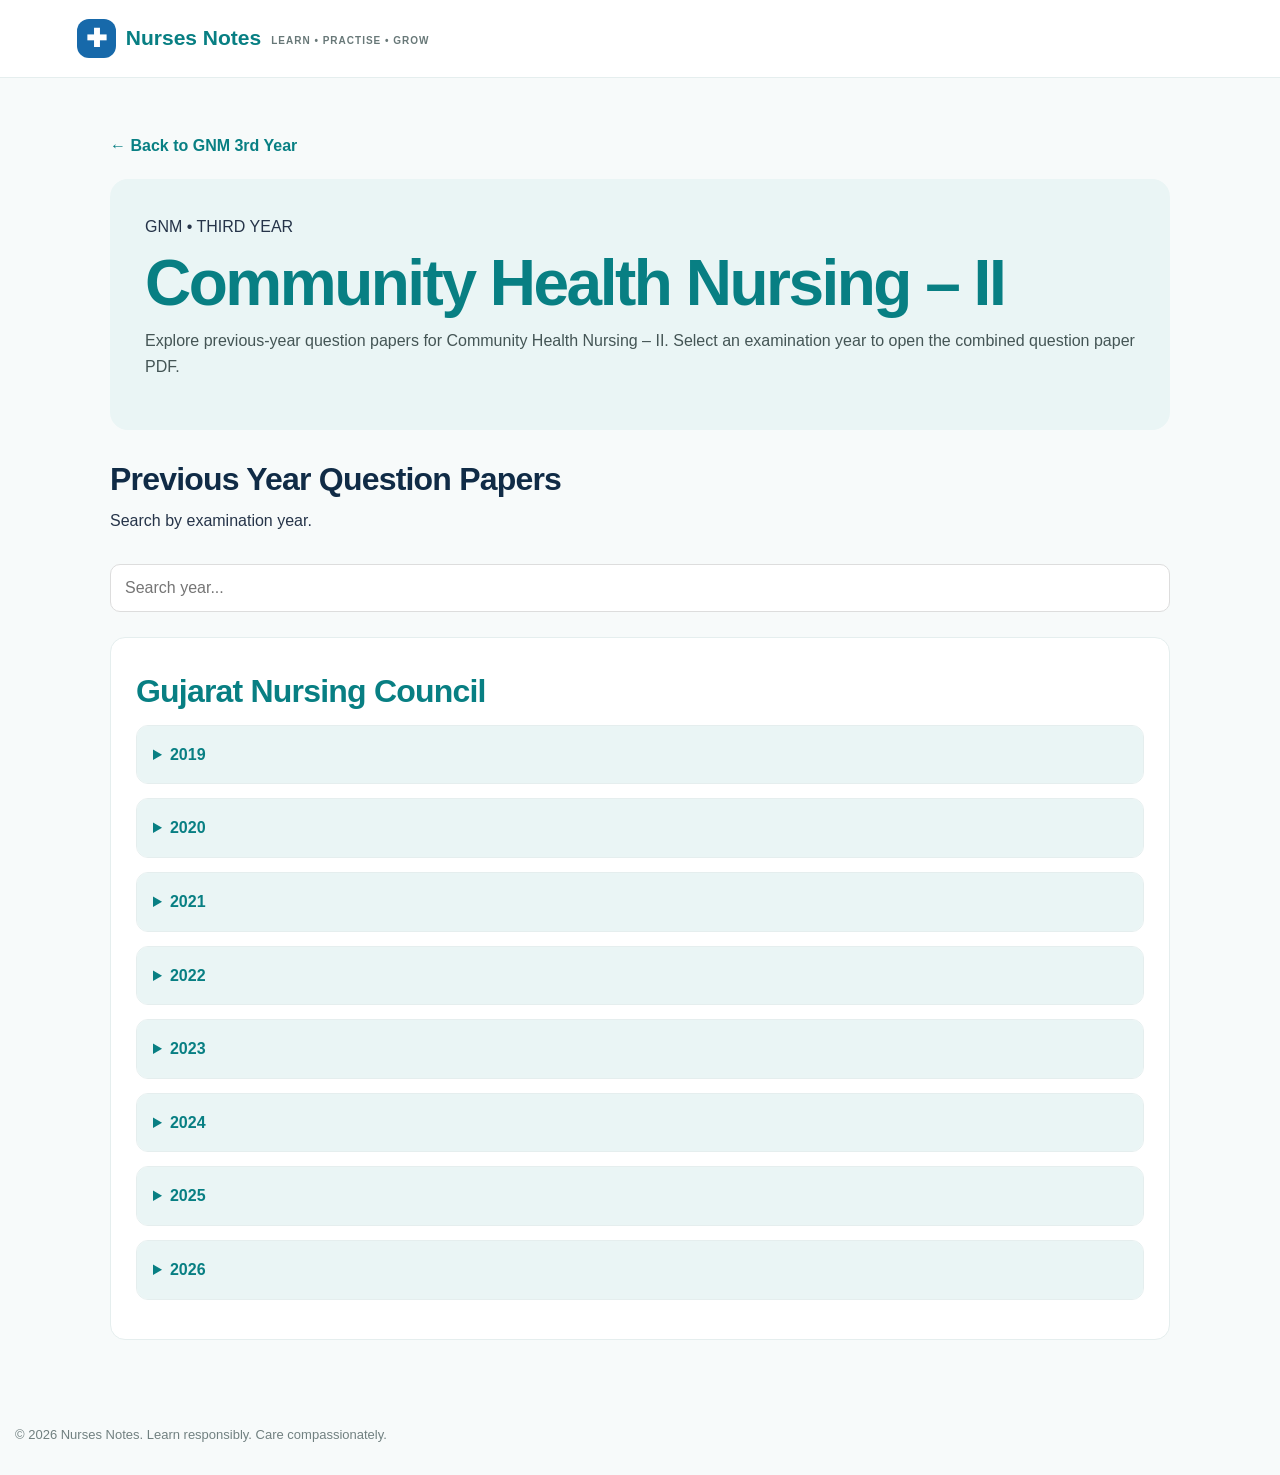
<file: community-health-nursing-2.html>
<!DOCTYPE html>
<html lang="en">
<head>
<meta charset="UTF-8">
<meta name="viewport" content="width=device-width, initial-scale=1.0">
<title>Community Health Nursing II | Nurses Notes</title>
<link rel="stylesheet" href="style.css">

<style>
* { box-sizing: border-box; }

body {
  margin: 0;
  font-family: Arial, sans-serif;
  background: #f7fafa;
  color: #263449;
  line-height: 1.6;
}

.subject-page {
  max-width: 1100px;
  margin: 35px auto;
  padding: 20px;
}

.topbar {
  background: white;
  padding: 15px 6%;
  border-bottom: 1px solid #e5eeee;
}

.brand {
  color: #087f83;
  text-decoration: none;
  font-size: 21px;
  font-weight: bold;
}

.brandmark { font-size: 25px; }

.brand small {
  display: block;
  font-size: 10px;
  letter-spacing: 1px;
  color: #687878;
}

.back-link {
  display: inline-block;
  margin-bottom: 20px;
  color: #087f83;
  text-decoration: none;
  font-weight: bold;
}

.subject-hero {
  background: #eaf5f5;
  padding: 35px;
  border-radius: 18px;
  margin-bottom: 30px;
}

.subject-hero h1 {
  color: #087f83;
  margin: 10px 0;
}

.subject-hero p { color: #455; }

.chapter-search {
  width: 100%;
  padding: 14px;
  border: 1px solid #ddd;
  border-radius: 10px;
  margin: 15px 0 25px;
  font-size: 16px;
}

.content-section {
  background: white;
  padding: 25px;
  border-radius: 15px;
  border: 1px solid #e5eeee;
}

.content-section h2 { color: #087f83; }

.year {
  border: 1px solid #e5eeee;
  border-radius: 12px;
  margin: 14px 0;
  overflow: hidden;
}

.year summary {
  background: #eaf5f5;
  color: #087f83;
  padding: 16px;
  font-weight: bold;
  cursor: pointer;
}

.year-content { padding: 14px; }

.item {
  display: flex;
  justify-content: space-between;
  align-items: center;
  gap: 12px;
  background: #f7fafa;
  border: 1px solid #edf2f2;
  padding: 14px;
  margin: 10px 0;
  border-radius: 9px;
}

.pdf-button {
  display: inline-block;
  background: #087f83;
  color: white;
  padding: 8px 16px;
  border-radius: 7px;
  font-size: 13px;
  text-decoration: none;
  white-space: nowrap;
}

.pdf-button:hover { background: #06676a; }

.no-results {
  color: #667;
  padding: 12px 0;
}

footer {
  text-align: center;
  color: #718080;
  padding: 30px 15px;
  font-size: 13px;
}

@media(max-width:600px) {
  .subject-page { padding: 12px; }
  .subject-hero { padding: 22px; }
  .content-section { padding: 16px; }
  .item {
    align-items: flex-start;
    flex-direction: column;
  }
}
</style>
</head>

<body>

<header class="topbar">
  <a class="brand" href="index.html">
    <span class="brandmark">✚</span>
    Nurses Notes
    <small>LEARN • PRACTISE • GROW</small>
  </a>
</header>

<main class="subject-page">

<a href="gnm-3rd-year.html" class="back-link">
← Back to GNM 3rd Year
</a>

<section class="subject-hero">
  <span>GNM • THIRD YEAR</span>
  <h1>Community Health Nursing – II</h1>
  <p>
    Explore previous-year question papers for Community Health Nursing – II.
    Select an examination year to open the combined question paper PDF.
  </p>
</section>

<h2>Previous Year Question Papers</h2>
<p>Search by examination year.</p>

<input
  type="search"
  id="chapterSearch"
  class="chapter-search"
  placeholder="Search year..."
  aria-label="Search examination year"
>

<p id="noResults" class="no-results" hidden>
No matching examination papers found.
</p>

<section class="content-section">
  <h2>Gujarat Nursing Council</h2>
  <div id="years-container"></div>
</section>

</main>

<footer>
© 2026 Nurses Notes. Learn responsibly. Care compassionately.
</footer>

<script>
const years = [2019,2020,2021,2022,2023,2024,2025,2026];

const container = document.getElementById("years-container");

years.forEach(year => {
  const details = document.createElement("details");
  details.className = "year";

  details.innerHTML = `
    <summary>${year}</summary>
    <div class="year-content">
      <div class="item">
        <strong>Community Health Nursing – II</strong>
        <a class="pdf-button"
           href="GNC%20CHN-II%20Question%20(2015%E2%80%932026).pdf"
           target="_blank"
           rel="noopener">
          Open PDF →
        </a>
      </div>
    </div>
  `;

  container.appendChild(details);
});

const search = document.getElementById("chapterSearch");
const noResults = document.getElementById("noResults");

search.addEventListener("input", function() {
  const value = this.value.toLowerCase().trim();
  let count = 0;

  document.querySelectorAll(".year").forEach(year => {
    const matches = year.querySelector("summary").textContent
      .toLowerCase().includes(value);

    year.style.display = matches ? "block" : "none";

    if (matches) {
      count++;
      if (value) year.open = true;
    }
  });

  noResults.hidden = count !== 0;
});
</script>

</body>
</html>
</file>
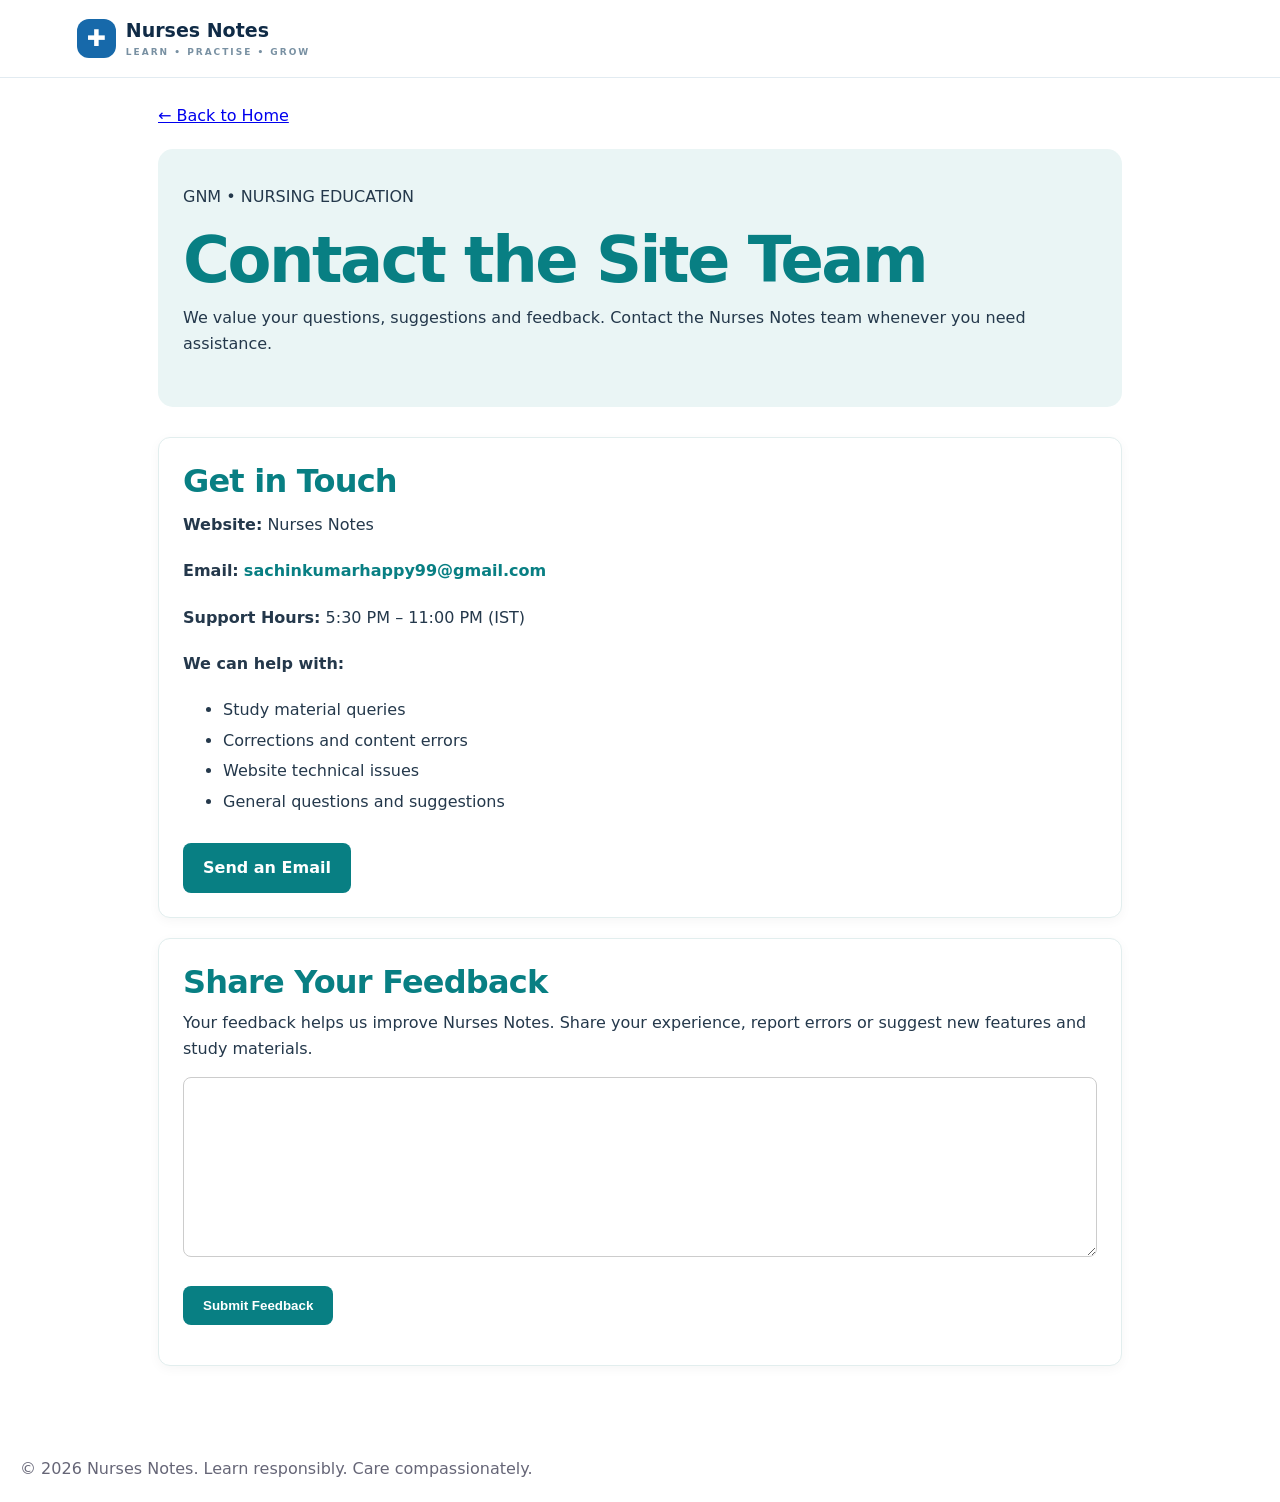
<file: contact.html>
<!DOCTYPE html>
<html lang="en">
<head>
<meta charset="UTF-8">
<meta name="viewport" content="width=device-width, initial-scale=1.0">
<title>Contact & Feedback | Nurses Notes</title>
<link rel="stylesheet" href="style.css">

<style>
.contact-page {
  max-width: 1000px;
  margin: auto;
  padding: 25px 18px 50px;
}

.contact-hero {
  background: #eaf5f5;
  padding: 35px 25px;
  border-radius: 15px;
  margin: 20px 0 30px;
}

.contact-hero h1 {
  color: #087f83;
  margin-bottom: 10px;
}

.contact-card {
  background: white;
  border: 1px solid #e2eeee;
  border-radius: 12px;
  padding: 24px;
  margin-bottom: 20px;
  box-shadow: 0 3px 12px rgba(0,0,0,.04);
}

.contact-card h2 {
  color: #087f83;
  margin-top: 0;
}

.contact-link {
  color: #087f83;
  font-weight: 600;
  text-decoration: none;
  overflow-wrap: anywhere;
}

.contact-button {
  display: inline-block;
  background: #087f83;
  color: white;
  padding: 12px 20px;
  border-radius: 8px;
  text-decoration: none;
  font-weight: 600;
  margin-top: 10px;
}

.contact-button:hover {
  background: #06686b;
}

.contact-info {
  line-height: 1.9;
}

@media(max-width:600px) {
  .contact-hero { padding: 25px 18px; }
  .contact-card { padding: 19px; }
}
</style>
</head>

<body>

<header class="topbar">
  <a class="brand" href="index.html">
    <span class="brandmark">✚</span>
    <span>
      Nurses Notes
      <small>LEARN • PRACTISE • GROW</small>
    </span>
  </a>
</header>

<main class="contact-page">

<a href="index.html" class="back-link">← Back to Home</a>

<section class="contact-hero">
  <p>GNM • NURSING EDUCATION</p>
  <h1>Contact the Site Team</h1>
  <p>
    We value your questions, suggestions and feedback.
    Contact the Nurses Notes team whenever you need assistance.
  </p>
</section>

<section class="contact-card">
  <h2>Get in Touch</h2>

  <div class="contact-info">
    <p><strong>Website:</strong> Nurses Notes</p>

    <p><strong>Email:</strong>
      <a class="contact-link"
         href="mailto:sachinkumarhappy99@gmail.com">
         sachinkumarhappy99@gmail.com
      </a>
    </p>

    <p><strong>Support Hours:</strong>
      5:30 PM – 11:00 PM (IST)
    </p>

    <p><strong>We can help with:</strong></p>
    <ul>
      <li>Study material queries</li>
      <li>Corrections and content errors</li>
      <li>Website technical issues</li>
      <li>General questions and suggestions</li>
    </ul>
  </div>

  <a class="contact-button"
     href="mailto:sachinkumarhappy99@gmail.com">
     Send an Email
  </a>
</section>


<section class="contact-card">
  <h2>Share Your Feedback</h2>

  <p>
    Your feedback helps us improve Nurses Notes.
    Share your experience, report errors or suggest
    new features and study materials.
  </p>

  <form id="feedbackForm"
    action="https://script.google.com/macros/s/AKfycbwwHkb-gn8JX1V6JcZS92VtMANInngzxkY0jnLESc9fjKZUJKZQ8vE0WVsuKpTN9gYFHg/exec"
    method="POST"
    target="feedbackFrame">

    <textarea
      name="message"
      id="feedbackMessage"
      required
      minlength="3"
      maxlength="3000"
      rows="6"
      placeholder="Write your feedback here..."
      style="width:100%;padding:12px;border:1px solid #ccc;border-radius:8px;box-sizing:border-box;font:inherit;margin-bottom:12px;">
    </textarea>

    <input
      name="website"
      type="text"
      tabindex="-1"
      autocomplete="off"
      aria-hidden="true"
      style="position:absolute;left:-9999px;">

    <button class="contact-button"
      type="submit"
      style="border:none;cursor:pointer;">
      Submit Feedback
    </button>

    <p id="feedbackStatus" role="status" aria-live="polite"></p>
  </form>

  <iframe
    name="feedbackFrame"
    id="feedbackFrame"
    title="Feedback submission"
    style="display:none;">
  </iframe>
</section>

<script>
  const feedbackForm = document.getElementById("feedbackForm");
  const feedbackStatus = document.getElementById("feedbackStatus");
  const feedbackFrame = document.getElementById("feedbackFrame");

  feedbackForm.addEventListener("submit", function() {
    feedbackStatus.textContent = "Submitting feedback...";
  });

  window.addEventListener("message", function(event) {
  

    if (event.data === "nurses-notes-feedback-success") {
      feedbackStatus.textContent =
        "Thank you! Your feedback has been submitted.";
      feedbackForm.reset();
    } else if (event.data === "nurses-notes-feedback-error") {
      feedbackStatus.textContent =
        "Unable to submit. Please try again.";
    }
  });
</script>



</main>

<footer style="text-align:center;padding:20px;color:#667;">
  © 2026 Nurses Notes. Learn responsibly. Care compassionately.
</footer>

</body>
</html>
</file>
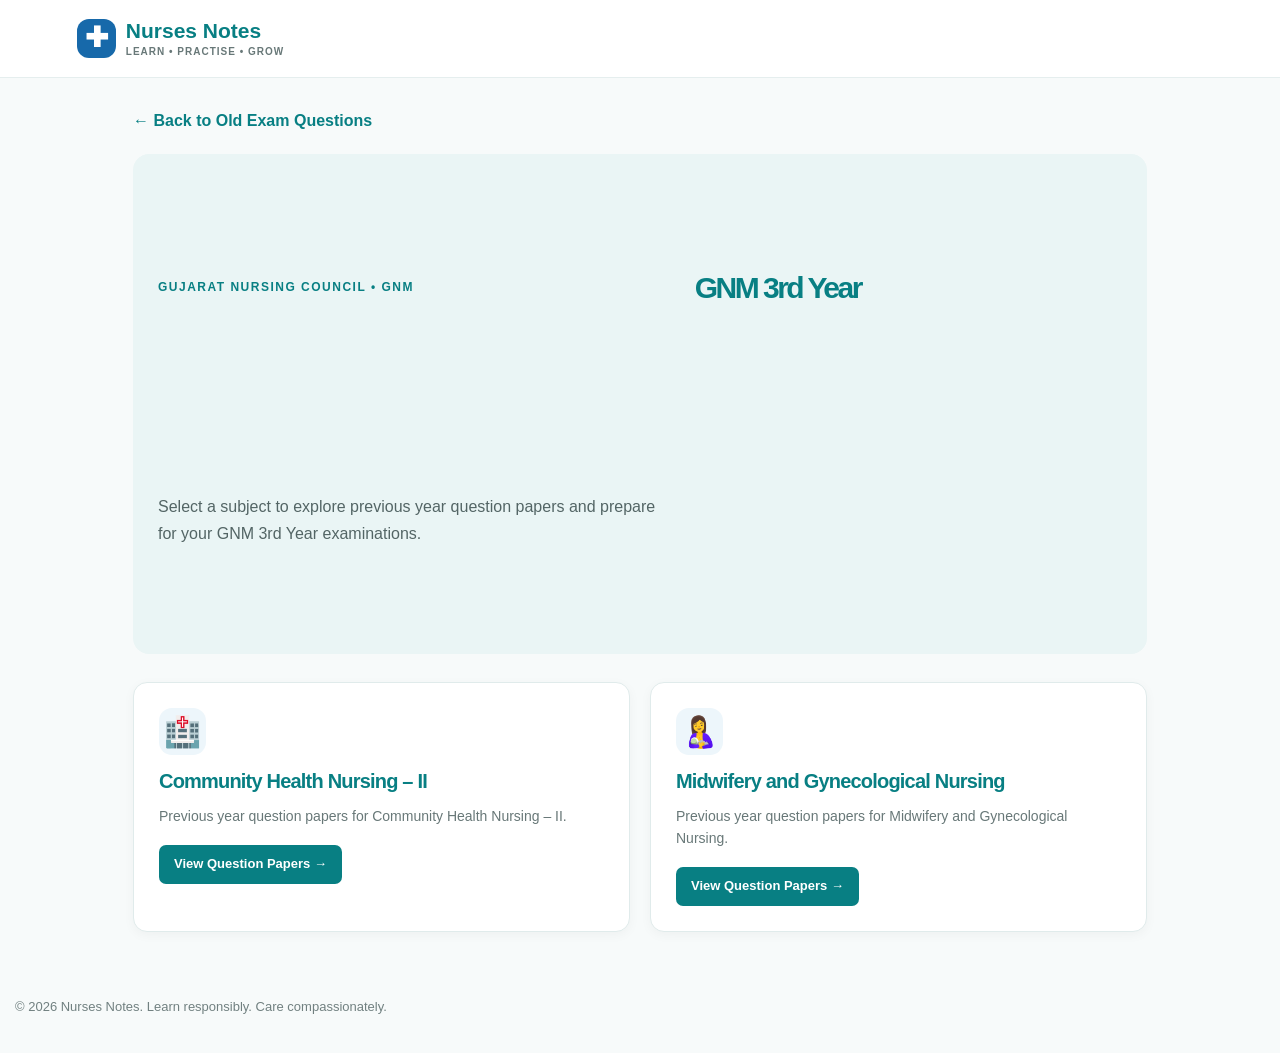
<file: gnm-3rd-year.html>
<!DOCTYPE html>
<html lang="en">
<head>
  <meta charset="UTF-8">
  <meta name="viewport" content="width=device-width, initial-scale=1.0">
  <title>GNM 3rd Year Old Question Papers | Nurses Notes</title>
  <link rel="stylesheet" href="style.css">

  <style>
    * { box-sizing: border-box; }

    body {
      margin: 0;
      background: #f7fafa;
      color: #263238;
      font-family: Arial, sans-serif;
    }

    .topbar {
      background: #ffffff;
      padding: 15px 6%;
      display: flex;
      align-items: center;
      justify-content: space-between;
      border-bottom: 1px solid #e5eeee;
    }

    .brand {
      display: flex;
      align-items: center;
      gap: 10px;
      color: #087f83;
      text-decoration: none;
      font-size: 21px;
      font-weight: bold;
    }

    .brandmark {
      font-size: 28px;
    }

    .brand small {
      display: block;
      font-size: 10px;
      letter-spacing: 1px;
      color: #687878;
      margin-top: 3px;
    }

    .page {
      max-width: 1050px;
      margin: 30px auto;
      padding: 0 18px;
    }

    .back-link {
      display: inline-block;
      color: #087f83;
      text-decoration: none;
      font-weight: bold;
      margin-bottom: 20px;
    }

    .hero {
      background: #eaf5f5;
      border-radius: 16px;
      padding: 35px 25px;
      margin-bottom: 28px;
    }

    .hero .eyebrow {
      color: #087f83;
      font-size: 12px;
      font-weight: bold;
      letter-spacing: 1.5px;
    }

    .hero h1 {
      color: #087f83;
      font-size: 30px;
      margin: 12px 0;
    }

    .hero p {
      color: #536565;
      line-height: 1.7;
      margin-bottom: 0;
    }

    .subject-grid {
      display: grid;
      grid-template-columns: repeat(2, minmax(0, 1fr));
      gap: 20px;
    }

    .subject-card {
      background: #ffffff;
      border: 1px solid #e0ebeb;
      border-radius: 14px;
      padding: 25px;
      text-decoration: none;
      color: inherit;
      display: block;
      transition: 0.2s;
      box-shadow: 0 3px 12px rgba(0,0,0,0.04);
    }

    .subject-card:hover {
      border-color: #087f83;
      transform: translateY(-3px);
    }

    .subject-icon {
      font-size: 30px;
      margin-bottom: 12px;
    }

    .subject-card h2 {
      color: #087f83;
      font-size: 20px;
      line-height: 1.4;
      margin: 0 0 10px;
    }

    .subject-card p {
      color: #687878;
      font-size: 14px;
      line-height: 1.6;
      margin: 0 0 18px;
    }

    .open-link {
      display: inline-block;
      background: #087f83;
      color: white;
      padding: 9px 15px;
      border-radius: 7px;
      font-size: 13px;
      font-weight: bold;
    }

    footer {
      text-align: center;
      color: #718080;
      font-size: 13px;
      padding: 35px 15px;
    }

    @media (max-width: 650px) {
      .subject-grid {
        grid-template-columns: 1fr;
      }

      .hero h1 {
        font-size: 25px;
      }

      .hero {
        padding: 27px 20px;
      }
    }
  </style>
</head>

<body>

  <header class="topbar">
    <a class="brand" href="index.html">
      <span class="brandmark">✚</span>
      <span>
        Nurses Notes
        <small>LEARN • PRACTISE • GROW</small>
      </span>
    </a>
  </header>

  <main class="page">

    <a class="back-link" href="old-exam-questions.html">
      ← Back to Old Exam Questions
    </a>

    <section class="hero">
      <span class="eyebrow">GUJARAT NURSING COUNCIL • GNM</span>
      <h1>GNM 3rd Year</h1>
      <p>
        Select a subject to explore previous year question papers
        and prepare for your GNM 3rd Year examinations.
      </p>
    </section>

    <section class="subject-grid">

      <a class="subject-card" href="community-health-nursing-2.html">
        <div class="subject-icon">🏥</div>
        <h2>Community Health Nursing – II</h2>
        <p>
          Previous year question papers for Community Health Nursing – II.
        </p>
        <span class="open-link">View Question Papers →</span>
      </a>

      <a class="subject-card" href="midwifery-gynecological-nursing.html">
        <div class="subject-icon">🤱</div>
        <h2>Midwifery and Gynecological Nursing</h2>
        <p>
          Previous year question papers for Midwifery and Gynecological Nursing.
        </p>
        <span class="open-link">View Question Papers →</span>
      </a>

    </section>

  </main>

  <footer>
    © 2026 Nurses Notes. Learn responsibly. Care compassionately.
  </footer>

</body>
</html>
</file>
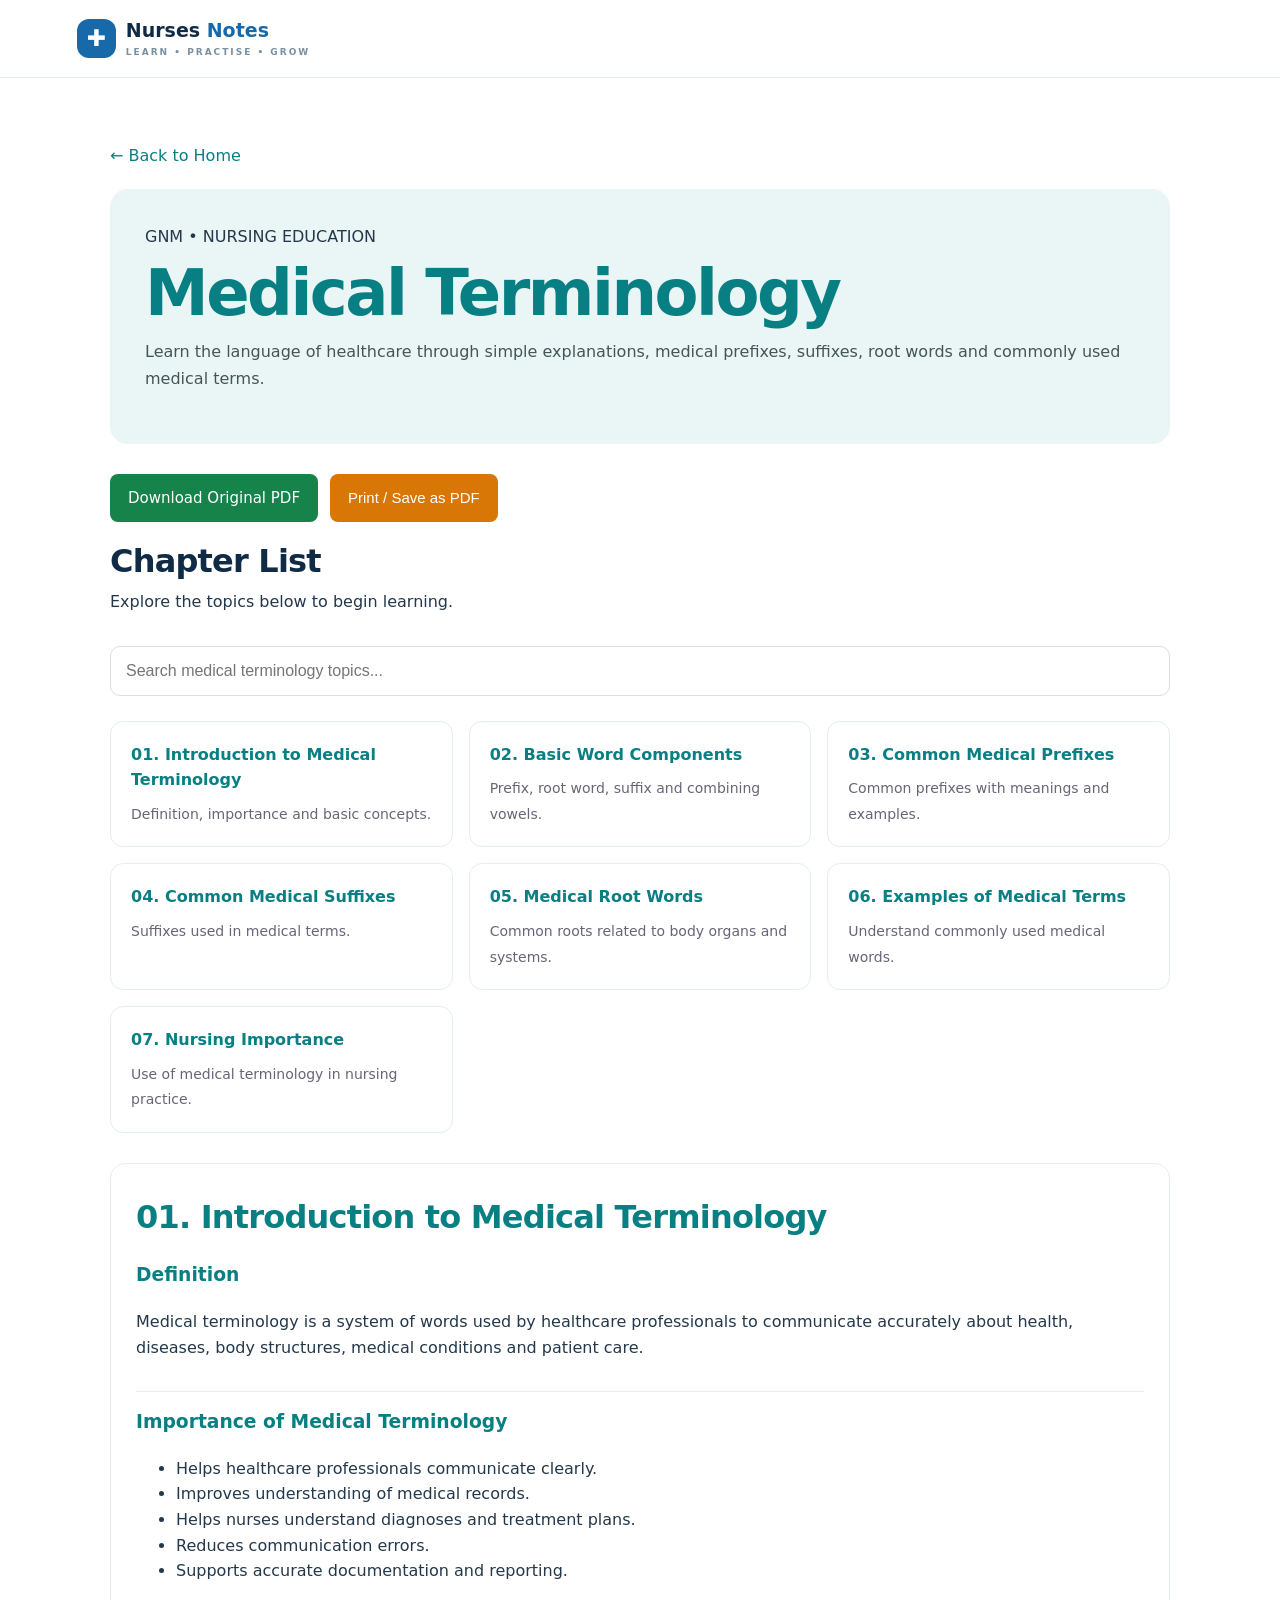
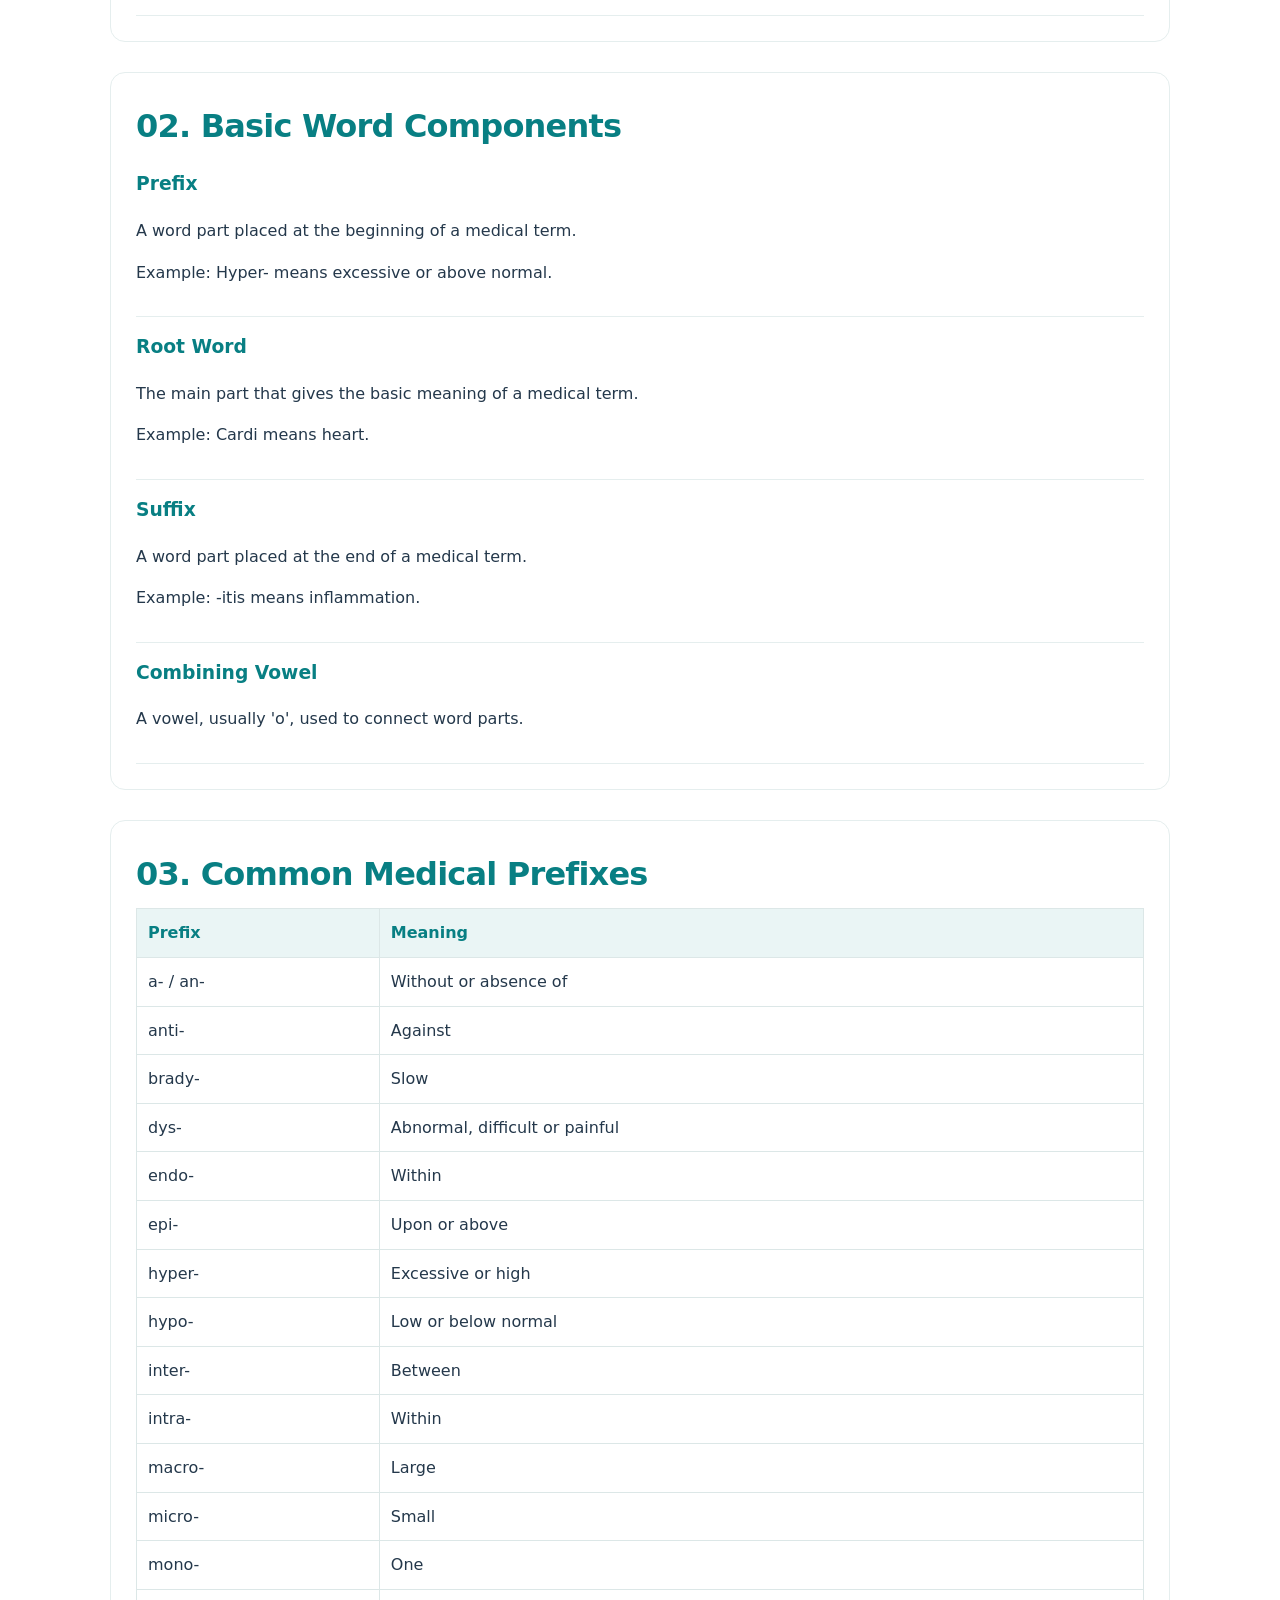
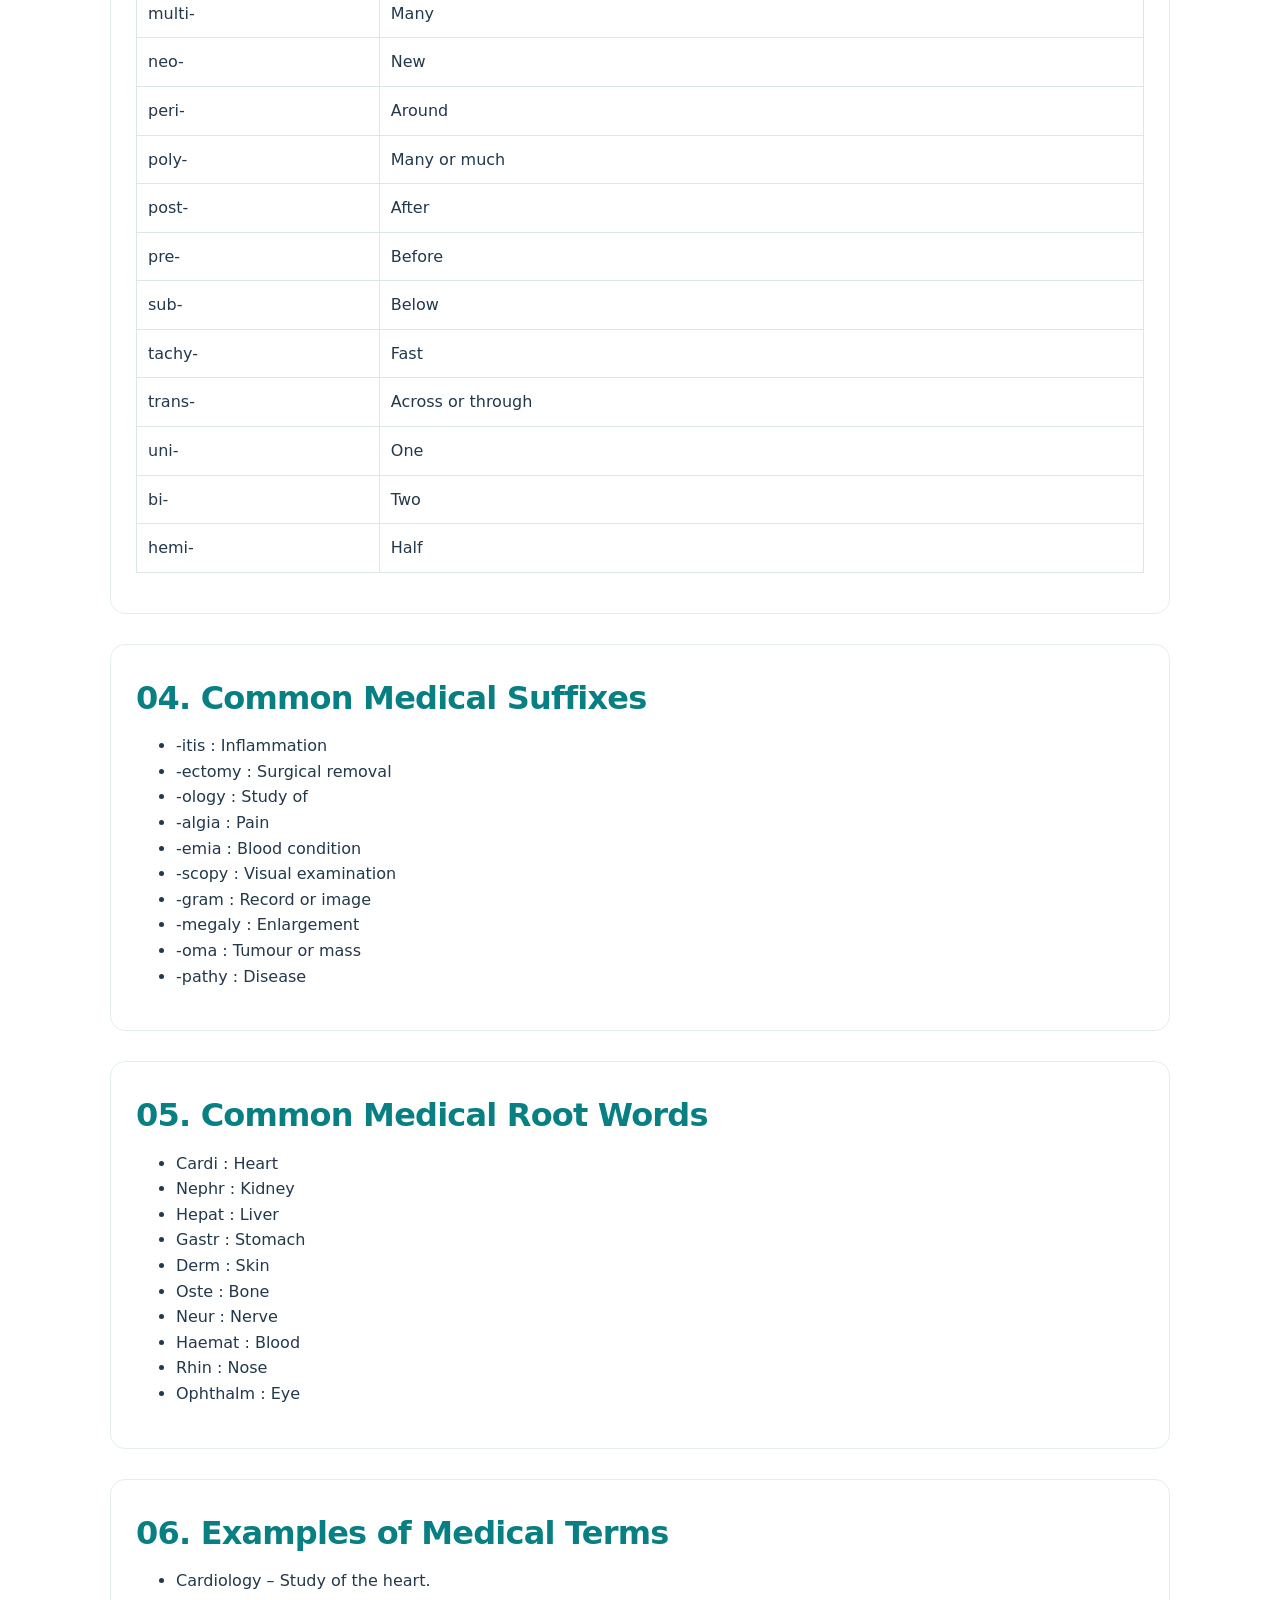
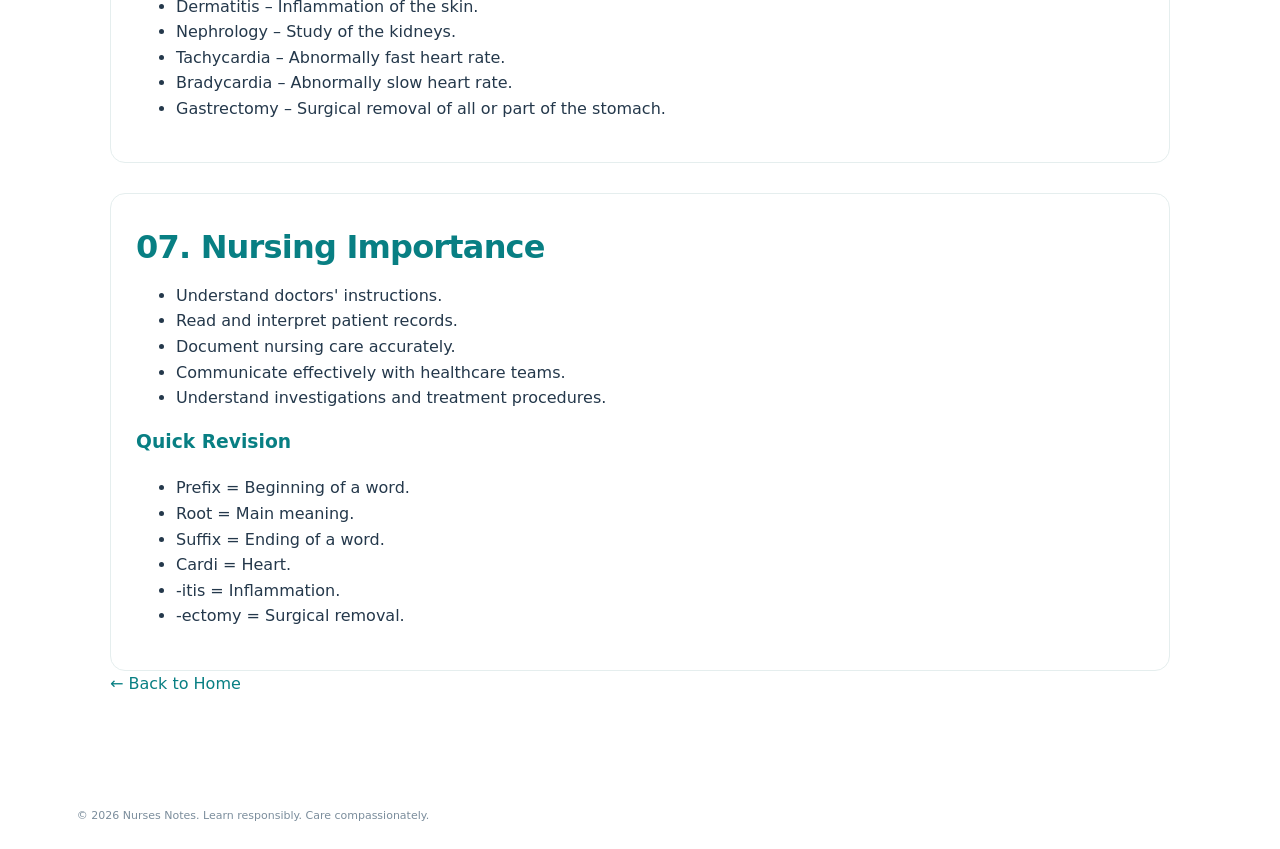
<file: medical-terminology.html>
<!DOCTYPE html>
<html lang="en">
<head>
<meta charset="UTF-8">
<meta name="viewport" content="width=device-width, initial-scale=1.0">

<title>Medical Terminology | Nurses Notes</title>
<link rel="stylesheet" href="style.css">

<style>
.subject-page {
  max-width: 1100px;
  margin: 45px auto;
  padding: 20px;
}

.subject-hero {
  background: #eaf5f5;
  padding: 35px;
  border-radius: 18px;
  margin-bottom: 30px;
}

.subject-hero h1 {
  color: #087f83;
  margin: 10px 0;
}

.subject-hero p {
  line-height: 1.7;
  color: #455;
}

.back-link {
  display: inline-block;
  margin-bottom: 20px;
  color: #087f83;
  text-decoration: none;
}

.chapter-search {
  width: 100%;
  padding: 15px;
  border: 1px solid #ddd;
  border-radius: 10px;
  margin: 15px 0 25px;
  font-size: 16px;
}

.chapter-list {
  display: grid;
  grid-template-columns: repeat(auto-fit, minmax(260px, 1fr));
  gap: 16px;
}

.chapter-card {
  display: block;
  text-decoration: none;
  color: #234;
  background: white;
  border: 1px solid #e5eeee;
  border-radius: 13px;
  padding: 20px;
  transition: .2s;
}

.chapter-card:hover {
  transform: translateY(-3px);
  border-color: #078b8b;
  box-shadow: 0 5px 18px #0001;
}

.chapter-card strong {
  display: block;
  margin-bottom: 8px;
  color: #087f83;
}

.chapter-card span {
  font-size: 14px;
  color: #667;
}

.content-section {
  background: white;
  padding: 25px;
  border-radius: 15px;
  margin-top: 30px;
  border: 1px solid #e5eeee;
}

.content-section h2,
.content-section h3 {
  color: #087f83;
}

.topic {
  padding: 15px 0;
  border-bottom: 1px solid #e5eeee;
}

.term {
  color: #087f83;
  font-weight: bold;
}

.action-buttons {
  display: flex;
  flex-wrap: wrap;
  gap: 12px;
  margin: 20px 0;
}

.action-btn {
  display: inline-block;
  padding: 12px 18px;
  background: #087f83;
  color: white;
  text-decoration: none;
  border: none;
  border-radius: 8px;
  font-size: 15px;
  cursor: pointer;
}

.action-btn.download {
  background: #16834a;
}

.action-btn.print {
  background: #d97706;
}

table {
  width: 100%;
  border-collapse: collapse;
  margin: 15px 0;
}

th, td {
  border: 1px solid #dce7e7;
  padding: 11px;
  text-align: left;
}

th {
  background: #eaf5f5;
  color: #087f83;
}

@media(max-width:600px) {
  .subject-page {
    margin: 20px auto;
    padding: 12px;
  }

  .subject-hero {
    padding: 22px;
  }

  .content-section {
    padding: 16px;
  }

  .action-btn {
    width: 100%;
    text-align: center;
  }
}

@media print {
  .topbar,
  .back-link,
  .chapter-search,
  .chapter-list,
  .action-buttons,
  footer {
    display: none !important;
  }

  body {
    background: white;
    color: black;
  }

  .subject-page {
    margin: 0;
    padding: 0;
  }

  .subject-hero,
  .content-section {
    background: white;
    box-shadow: none;
    border: none;
  }

  .topic {
    break-inside: avoid;
  }
}
</style>
</head>

<body>

<header class="topbar">
<a class="brand" href="index.html">
<span class="brandmark">✚</span>
<span>Nurses <b>Notes</b>
<small>LEARN • PRACTISE • GROW</small></span>
</a>
</header>

<main class="subject-page">

<a href="index.html" class="back-link">← Back to Home</a>

<section class="subject-hero">
<span>GNM • NURSING EDUCATION</span>
<h1>Medical Terminology</h1>
<p>Learn the language of healthcare through simple explanations, medical prefixes, suffixes, root words and commonly used medical terms.</p>
</section>

<div class="action-buttons">
<a class="action-btn download"
href="medical-terminology.pdf" download>
Download Original PDF
</a>

<button class="action-btn print" onclick="window.print()">
Print / Save as PDF
</button>
</div>

<h2>Chapter List</h2>
<p>Explore the topics below to begin learning.</p>

<input type="search"
id="chapterSearch"
class="chapter-search"
placeholder="Search medical terminology topics...">

<div class="chapter-list" id="chapterList">

<a class="chapter-card" href="#chapter1">
<strong>01. Introduction to Medical Terminology</strong>
<span>Definition, importance and basic concepts.</span>
</a>

<a class="chapter-card" href="#chapter2">
<strong>02. Basic Word Components</strong>
<span>Prefix, root word, suffix and combining vowels.</span>
</a>

<a class="chapter-card" href="#chapter3">
<strong>03. Common Medical Prefixes</strong>
<span>Common prefixes with meanings and examples.</span>
</a>

<a class="chapter-card" href="#chapter4">
<strong>04. Common Medical Suffixes</strong>
<span>Suffixes used in medical terms.</span>
</a>

<a class="chapter-card" href="#chapter5">
<strong>05. Medical Root Words</strong>
<span>Common roots related to body organs and systems.</span>
</a>

<a class="chapter-card" href="#chapter6">
<strong>06. Examples of Medical Terms</strong>
<span>Understand commonly used medical words.</span>
</a>

<a class="chapter-card" href="#chapter7">
<strong>07. Nursing Importance</strong>
<span>Use of medical terminology in nursing practice.</span>
</a>

</div>

<p id="noResults" hidden>No matching topics found.</p>

<!-- ONLINE READING CONTENT -->

<section class="content-section" id="chapter1">

<h2>01. Introduction to Medical Terminology</h2>

<div class="topic">
<h3>Definition</h3>
<p>
Medical terminology is a system of words used by healthcare professionals
to communicate accurately about health, diseases, body structures,
medical conditions and patient care.
</p>
</div>

<div class="topic">
<h3>Importance of Medical Terminology</h3>
<ul>
<li>Helps healthcare professionals communicate clearly.</li>
<li>Improves understanding of medical records.</li>
<li>Helps nurses understand diagnoses and treatment plans.</li>
<li>Reduces communication errors.</li>
<li>Supports accurate documentation and reporting.</li>
</ul>
</div>

</section>

<section class="content-section" id="chapter2">

<h2>02. Basic Word Components</h2>

<div class="topic">
<h3>Prefix</h3>
<p>A word part placed at the beginning of a medical term.</p>
<p>Example: Hyper- means excessive or above normal.</p>
</div>

<div class="topic">
<h3>Root Word</h3>
<p>The main part that gives the basic meaning of a medical term.</p>
<p>Example: Cardi means heart.</p>
</div>

<div class="topic">
<h3>Suffix</h3>
<p>A word part placed at the end of a medical term.</p>
<p>Example: -itis means inflammation.</p>
</div>

<div class="topic">
<h3>Combining Vowel</h3>
<p>A vowel, usually 'o', used to connect word parts.</p>
</div>

</section>

<section class="content-section" id="chapter3">

<h2>03. Common Medical Prefixes</h2>

<table>
<tr>
<th>Prefix</th>
<th>Meaning</th>
</tr>
<tr><td>a- / an-</td><td>Without or absence of</td></tr>
<tr><td>anti-</td><td>Against</td></tr>
<tr><td>brady-</td><td>Slow</td></tr>
<tr><td>dys-</td><td>Abnormal, difficult or painful</td></tr>
<tr><td>endo-</td><td>Within</td></tr>
<tr><td>epi-</td><td>Upon or above</td></tr>
<tr><td>hyper-</td><td>Excessive or high</td></tr>
<tr><td>hypo-</td><td>Low or below normal</td></tr>
<tr><td>inter-</td><td>Between</td></tr>
<tr><td>intra-</td><td>Within</td></tr>
<tr><td>macro-</td><td>Large</td></tr>
<tr><td>micro-</td><td>Small</td></tr>
<tr><td>mono-</td><td>One</td></tr>
<tr><td>multi-</td><td>Many</td></tr>
<tr><td>neo-</td><td>New</td></tr>
<tr><td>peri-</td><td>Around</td></tr>
<tr><td>poly-</td><td>Many or much</td></tr>
<tr><td>post-</td><td>After</td></tr>
<tr><td>pre-</td><td>Before</td></tr>
<tr><td>sub-</td><td>Below</td></tr>
<tr><td>tachy-</td><td>Fast</td></tr>
<tr><td>trans-</td><td>Across or through</td></tr>
<tr><td>uni-</td><td>One</td></tr>
<tr><td>bi-</td><td>Two</td></tr>
<tr><td>hemi-</td><td>Half</td></tr>
</table>

</section>

<section class="content-section" id="chapter4">

<h2>04. Common Medical Suffixes</h2>

<ul>
<li>-itis : Inflammation</li>
<li>-ectomy : Surgical removal</li>
<li>-ology : Study of</li>
<li>-algia : Pain</li>
<li>-emia : Blood condition</li>
<li>-scopy : Visual examination</li>
<li>-gram : Record or image</li>
<li>-megaly : Enlargement</li>
<li>-oma : Tumour or mass</li>
<li>-pathy : Disease</li>
</ul>

</section>

<section class="content-section" id="chapter5">

<h2>05. Common Medical Root Words</h2>

<ul>
<li>Cardi : Heart</li>
<li>Nephr : Kidney</li>
<li>Hepat : Liver</li>
<li>Gastr : Stomach</li>
<li>Derm : Skin</li>
<li>Oste : Bone</li>
<li>Neur : Nerve</li>
<li>Haemat : Blood</li>
<li>Rhin : Nose</li>
<li>Ophthalm : Eye</li>
</ul>

</section>

<section class="content-section" id="chapter6">

<h2>06. Examples of Medical Terms</h2>

<ul>
<li>Cardiology – Study of the heart.</li>
<li>Dermatitis – Inflammation of the skin.</li>
<li>Nephrology – Study of the kidneys.</li>
<li>Tachycardia – Abnormally fast heart rate.</li>
<li>Bradycardia – Abnormally slow heart rate.</li>
<li>Gastrectomy – Surgical removal of all or part of the stomach.</li>
</ul>

</section>

<section class="content-section" id="chapter7">

<h2>07. Nursing Importance</h2>

<ul>
<li>Understand doctors' instructions.</li>
<li>Read and interpret patient records.</li>
<li>Document nursing care accurately.</li>
<li>Communicate effectively with healthcare teams.</li>
<li>Understand investigations and treatment procedures.</li>
</ul>

<h3>Quick Revision</h3>

<ul>
<li>Prefix = Beginning of a word.</li>
<li>Root = Main meaning.</li>
<li>Suffix = Ending of a word.</li>
<li>Cardi = Heart.</li>
<li>-itis = Inflammation.</li>
<li>-ectomy = Surgical removal.</li>
</ul>

</section>

<a href="index.html" class="back-link">← Back to Home</a>

</main>

<footer>
<p>© 2026 Nurses Notes. Learn responsibly. Care compassionately.</p>
</footer>

<script>
const search = document.getElementById("chapterSearch");
const cards = document.querySelectorAll(".chapter-card");
const noResults = document.getElementById("noResults");

search.addEventListener("input", function() {
  let count = 0;
  const value = this.value.toLowerCase();

  cards.forEach(card => {
    const match = card.textContent.toLowerCase().includes(value);
    card.style.display = match ? "block" : "none";
    if (match) count++;
  });

  noResults.hidden = count !== 0;
});
</script>

</body>
</html>
</file>
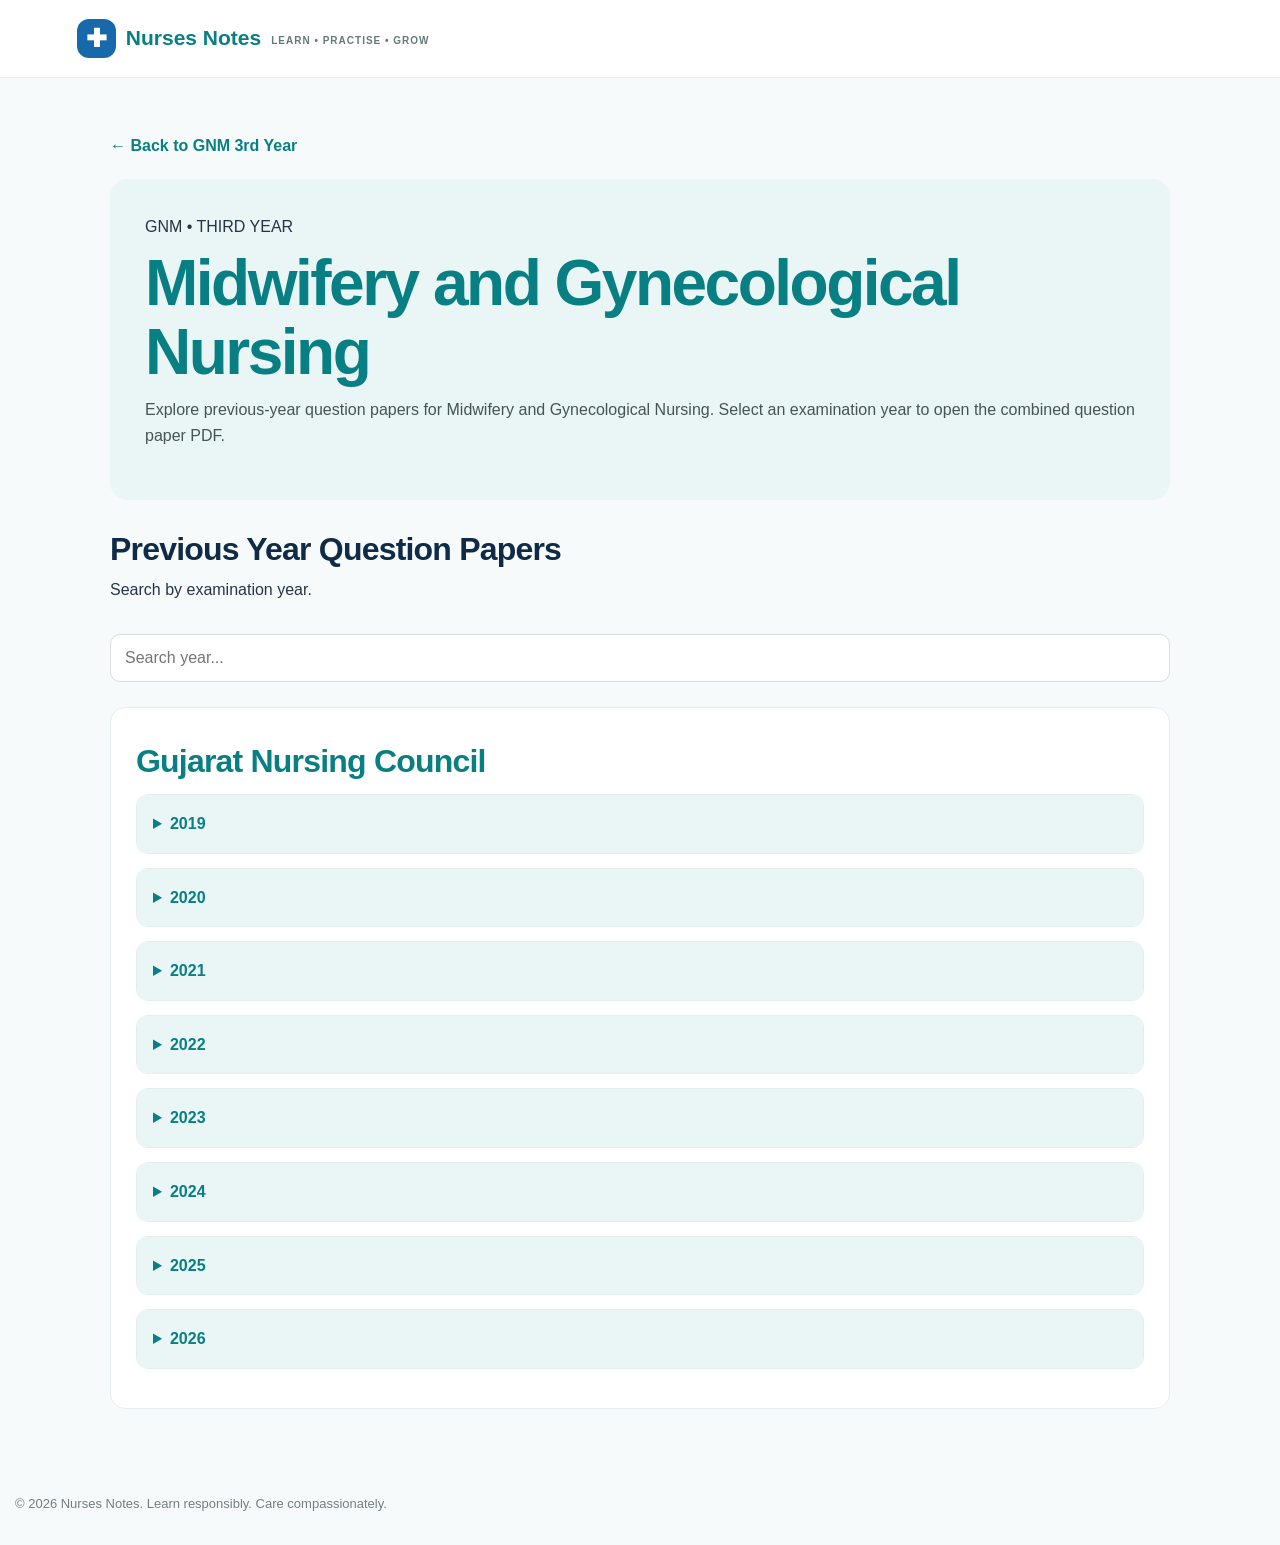
<file: midwifery-gynecological-nursing.html>
<!DOCTYPE html>
<html lang="en">
<head>
<meta charset="UTF-8">
<meta name="viewport" content="width=device-width, initial-scale=1.0">
<title>Midwifery and Gynecological Nursing | Nurses Notes</title>
<link rel="stylesheet" href="style.css">

<style>
* { box-sizing: border-box; }

body {
  margin: 0;
  font-family: Arial, sans-serif;
  background: #f7fafa;
  color: #263449;
  line-height: 1.6;
}

.subject-page {
  max-width: 1100px;
  margin: 35px auto;
  padding: 20px;
}

.topbar {
  background: white;
  padding: 15px 6%;
  border-bottom: 1px solid #e5eeee;
}

.brand {
  color: #087f83;
  text-decoration: none;
  font-size: 21px;
  font-weight: bold;
}

.brandmark { font-size: 25px; }

.brand small {
  display: block;
  font-size: 10px;
  letter-spacing: 1px;
  color: #687878;
}

.back-link {
  display: inline-block;
  margin-bottom: 20px;
  color: #087f83;
  text-decoration: none;
  font-weight: bold;
}

.subject-hero {
  background: #eaf5f5;
  padding: 35px;
  border-radius: 18px;
  margin-bottom: 30px;
}

.subject-hero h1 {
  color: #087f83;
  margin: 10px 0;
}

.subject-hero p { color: #455; }

.chapter-search {
  width: 100%;
  padding: 14px;
  border: 1px solid #ddd;
  border-radius: 10px;
  margin: 15px 0 25px;
  font-size: 16px;
}

.content-section {
  background: white;
  padding: 25px;
  border-radius: 15px;
  border: 1px solid #e5eeee;
}

.content-section h2 { color: #087f83; }

.year {
  border: 1px solid #e5eeee;
  border-radius: 12px;
  margin: 14px 0;
  overflow: hidden;
}

.year summary {
  background: #eaf5f5;
  color: #087f83;
  padding: 16px;
  font-weight: bold;
  cursor: pointer;
}

.year-content { padding: 14px; }

.item {
  display: flex;
  justify-content: space-between;
  align-items: center;
  gap: 12px;
  background: #f7fafa;
  border: 1px solid #edf2f2;
  padding: 14px;
  margin: 10px 0;
  border-radius: 9px;
}

.pdf-button {
  display: inline-block;
  background: #087f83;
  color: white;
  padding: 8px 16px;
  border-radius: 7px;
  font-size: 13px;
  text-decoration: none;
  white-space: nowrap;
}

.pdf-button:hover {
  background: #06676a;
}

.no-results {
  color: #667;
  padding: 12px 0;
}

footer {
  text-align: center;
  color: #718080;
  padding: 30px 15px;
  font-size: 13px;
}

@media(max-width:600px) {
  .subject-page { padding: 12px; }
  .subject-hero { padding: 22px; }
  .content-section { padding: 16px; }
  .item {
    align-items: flex-start;
    flex-direction: column;
  }
}
</style>
</head>

<body>

<header class="topbar">
  <a class="brand" href="index.html">
    <span class="brandmark">✚</span>
    Nurses Notes
    <small>LEARN • PRACTISE • GROW</small>
  </a>
</header>

<main class="subject-page">

<a href="gnm-3rd-year.html" class="back-link">
← Back to GNM 3rd Year
</a>

<section class="subject-hero">
  <span>GNM • THIRD YEAR</span>
  <h1>Midwifery and Gynecological Nursing</h1>
  <p>
    Explore previous-year question papers for Midwifery and
    Gynecological Nursing. Select an examination year to open
    the combined question paper PDF.
  </p>
</section>

<h2>Previous Year Question Papers</h2>
<p>Search by examination year.</p>

<input
  type="search"
  id="chapterSearch"
  class="chapter-search"
  placeholder="Search year..."
  aria-label="Search examination year"
>

<p id="noResults" class="no-results" hidden>
No matching examination papers found.
</p>

<section class="content-section">
  <h2>Gujarat Nursing Council</h2>
  <div id="years-container"></div>
</section>

</main>

<footer>
© 2026 Nurses Notes. Learn responsibly. Care compassionately.
</footer>

<script>
const years = [2019,2020,2021,2022,2023,2024,2025,2026];

const container = document.getElementById("years-container");

years.forEach(year => {
  const details = document.createElement("details");
  details.className = "year";

  details.innerHTML = `
    <summary>${year}</summary>
    <div class="year-content">
      <div class="item">
        <strong>Midwifery and Gynecological Nursing</strong>
        <a class="pdf-button"
           href="GNC%20obg%20(2015%E2%80%932026).pdf"
           target="_blank"
           rel="noopener">
          Open PDF →
        </a>
      </div>
    </div>
  `;

  container.appendChild(details);
});

const search = document.getElementById("chapterSearch");
const noResults = document.getElementById("noResults");

search.addEventListener("input", function() {
  const value = this.value.toLowerCase().trim();
  let count = 0;

  document.querySelectorAll(".year").forEach(year => {
    const matches = year.querySelector("summary").textContent
      .toLowerCase().includes(value);

    year.style.display = matches ? "block" : "none";

    if (matches) {
      count++;
      if (value) year.open = true;
    }
  });

  noResults.hidden = count !== 0;
});
</script>

</body>
</html>
</file>
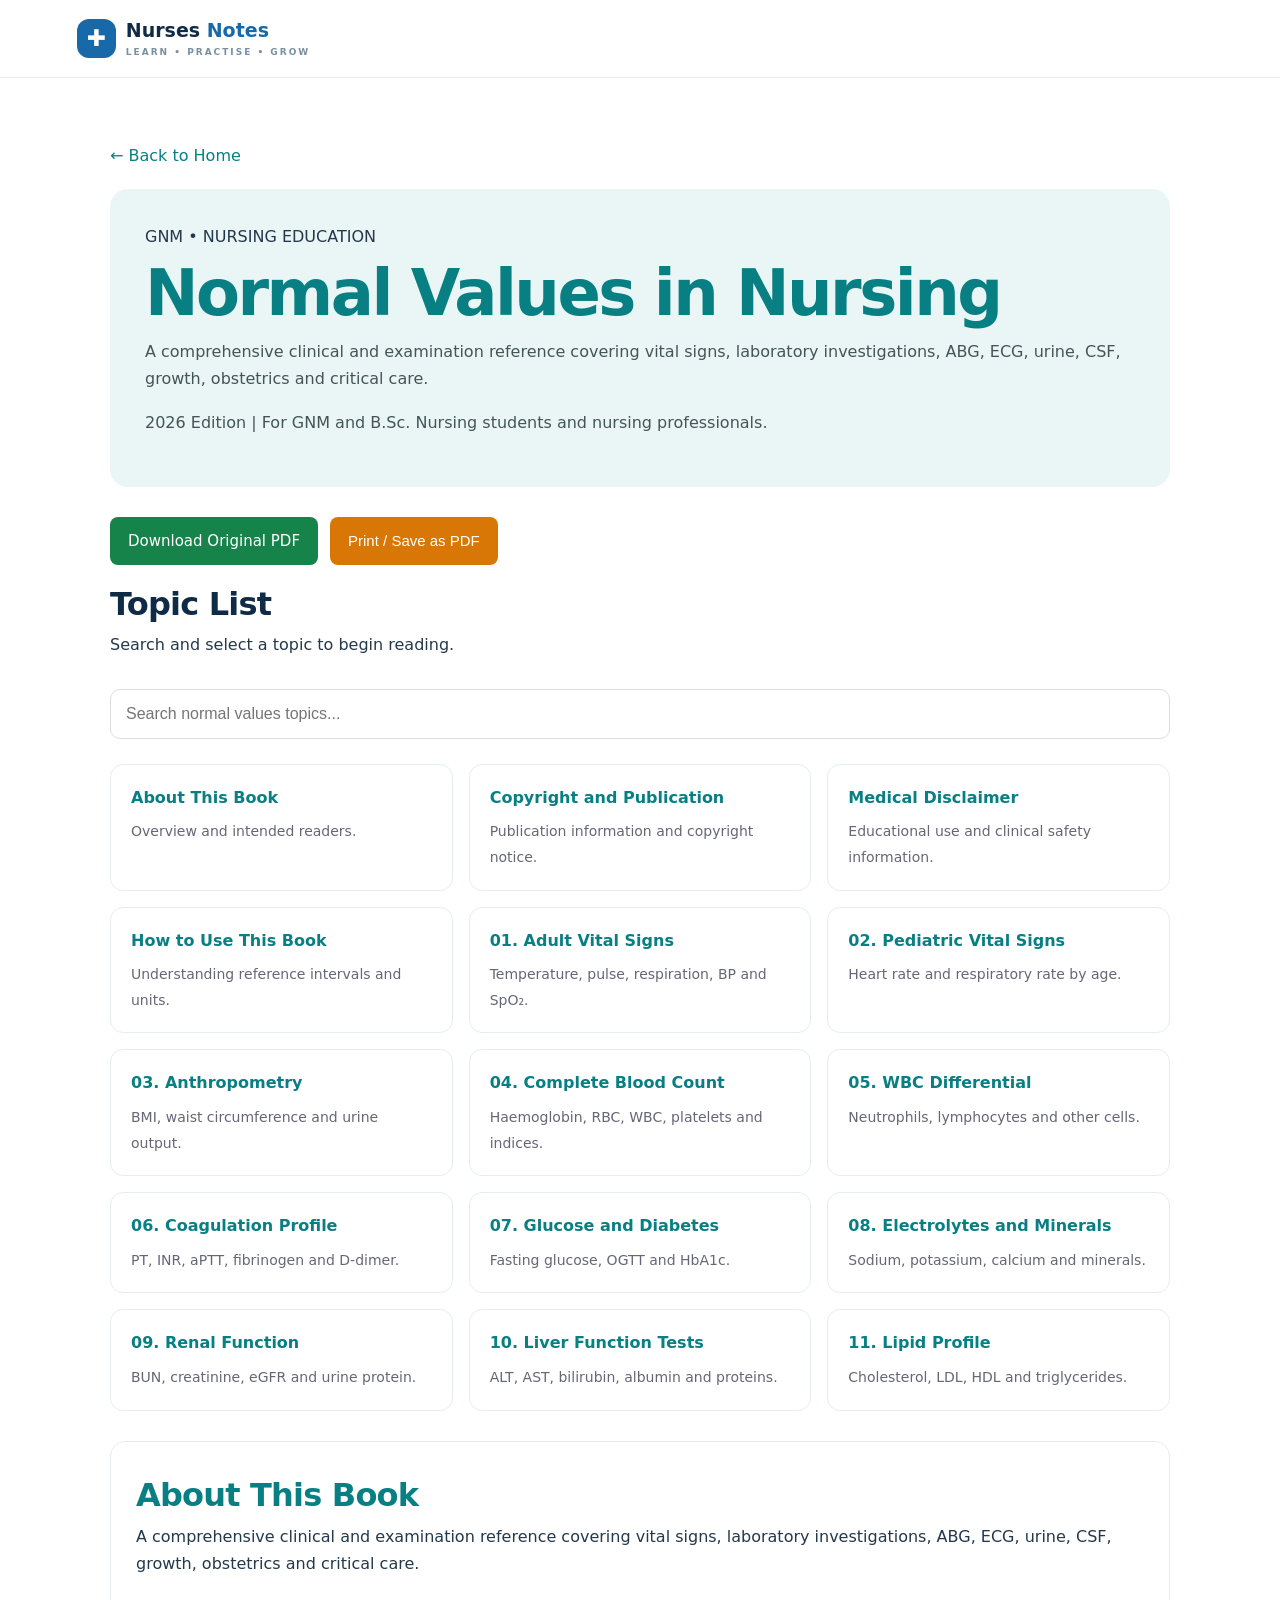
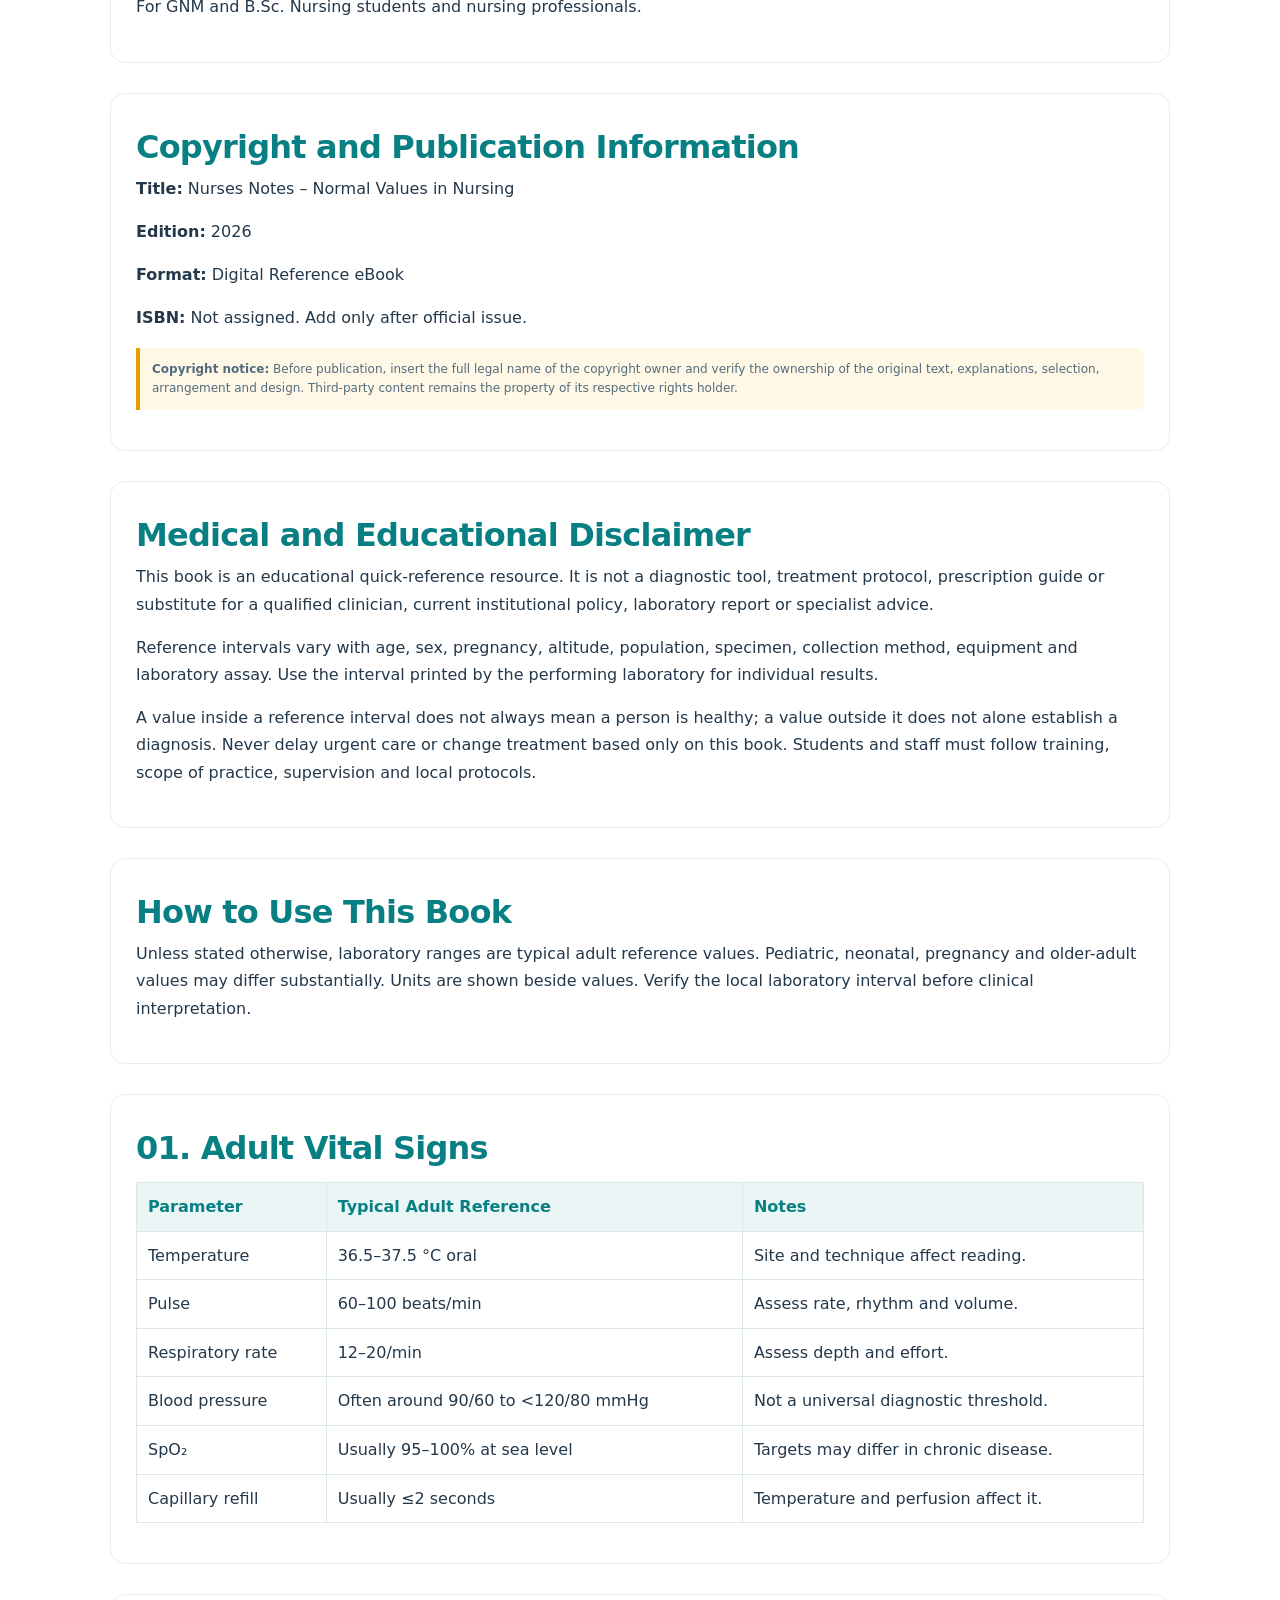
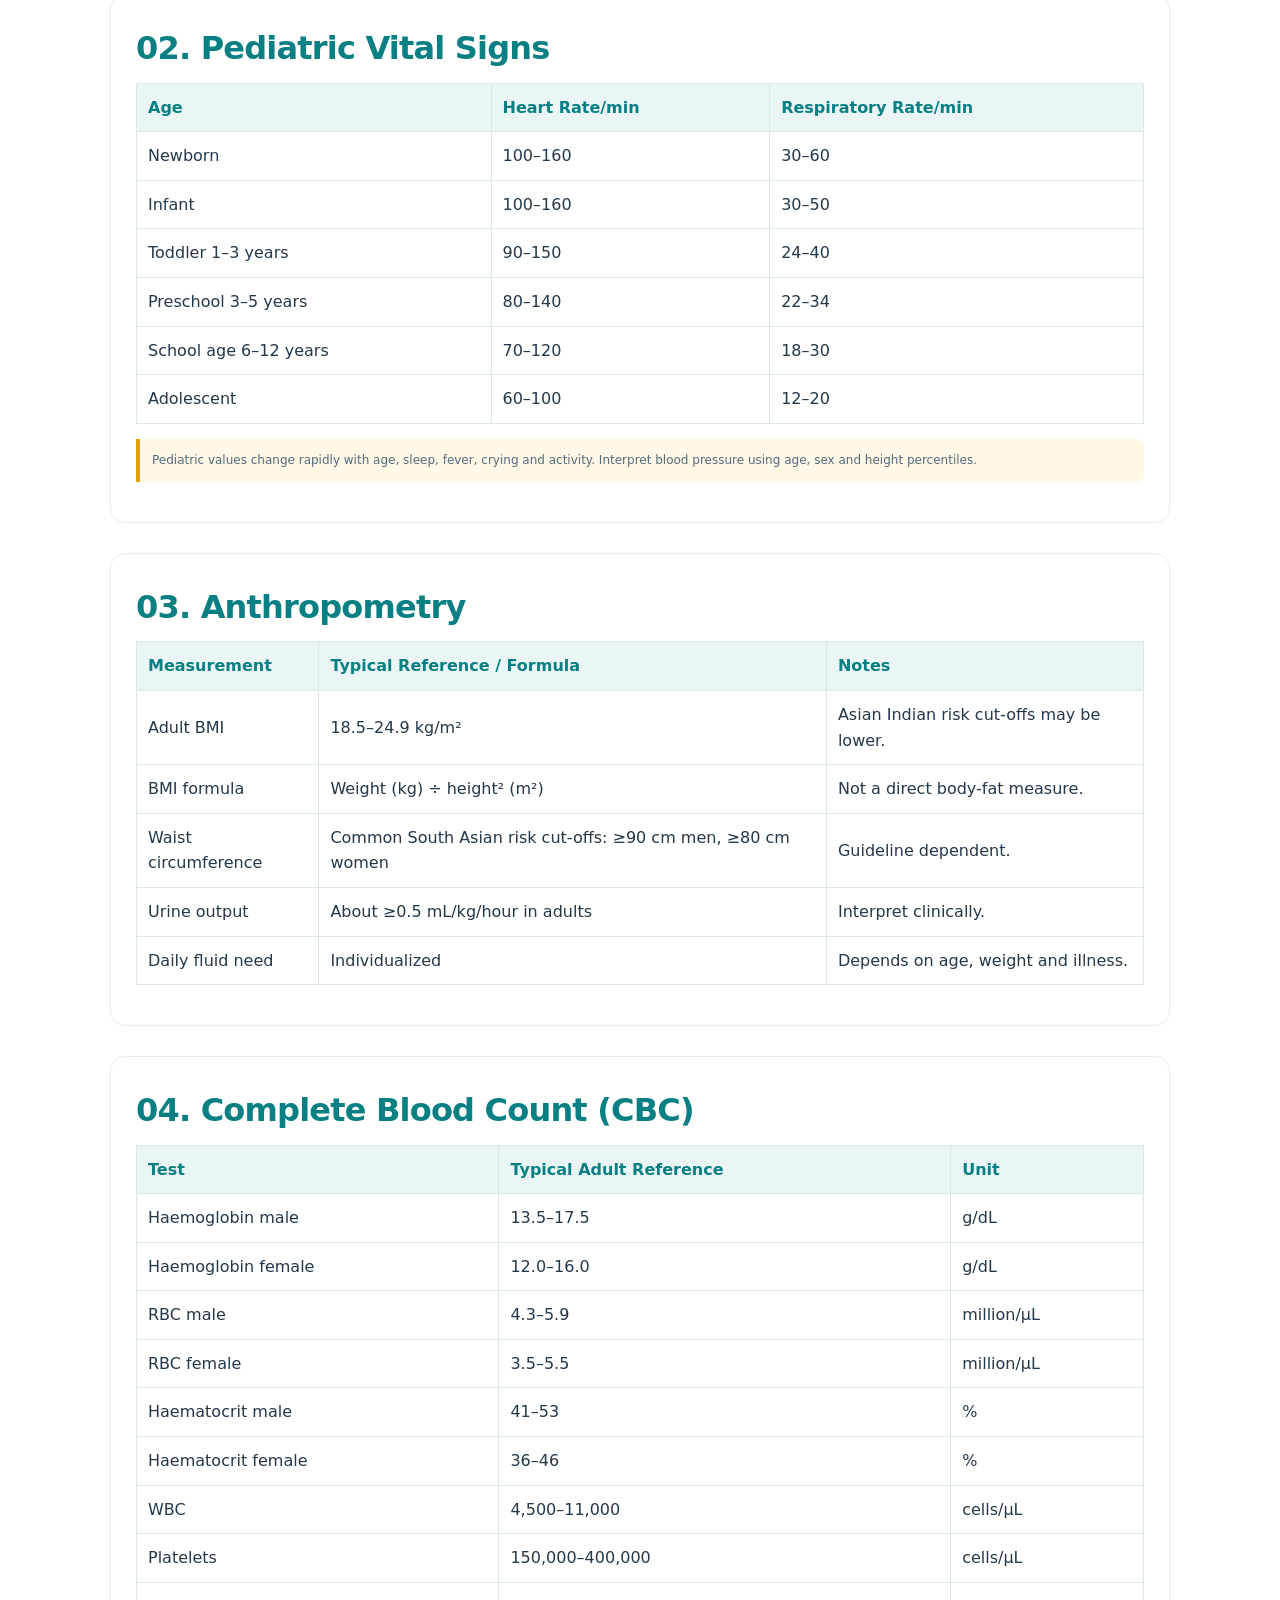
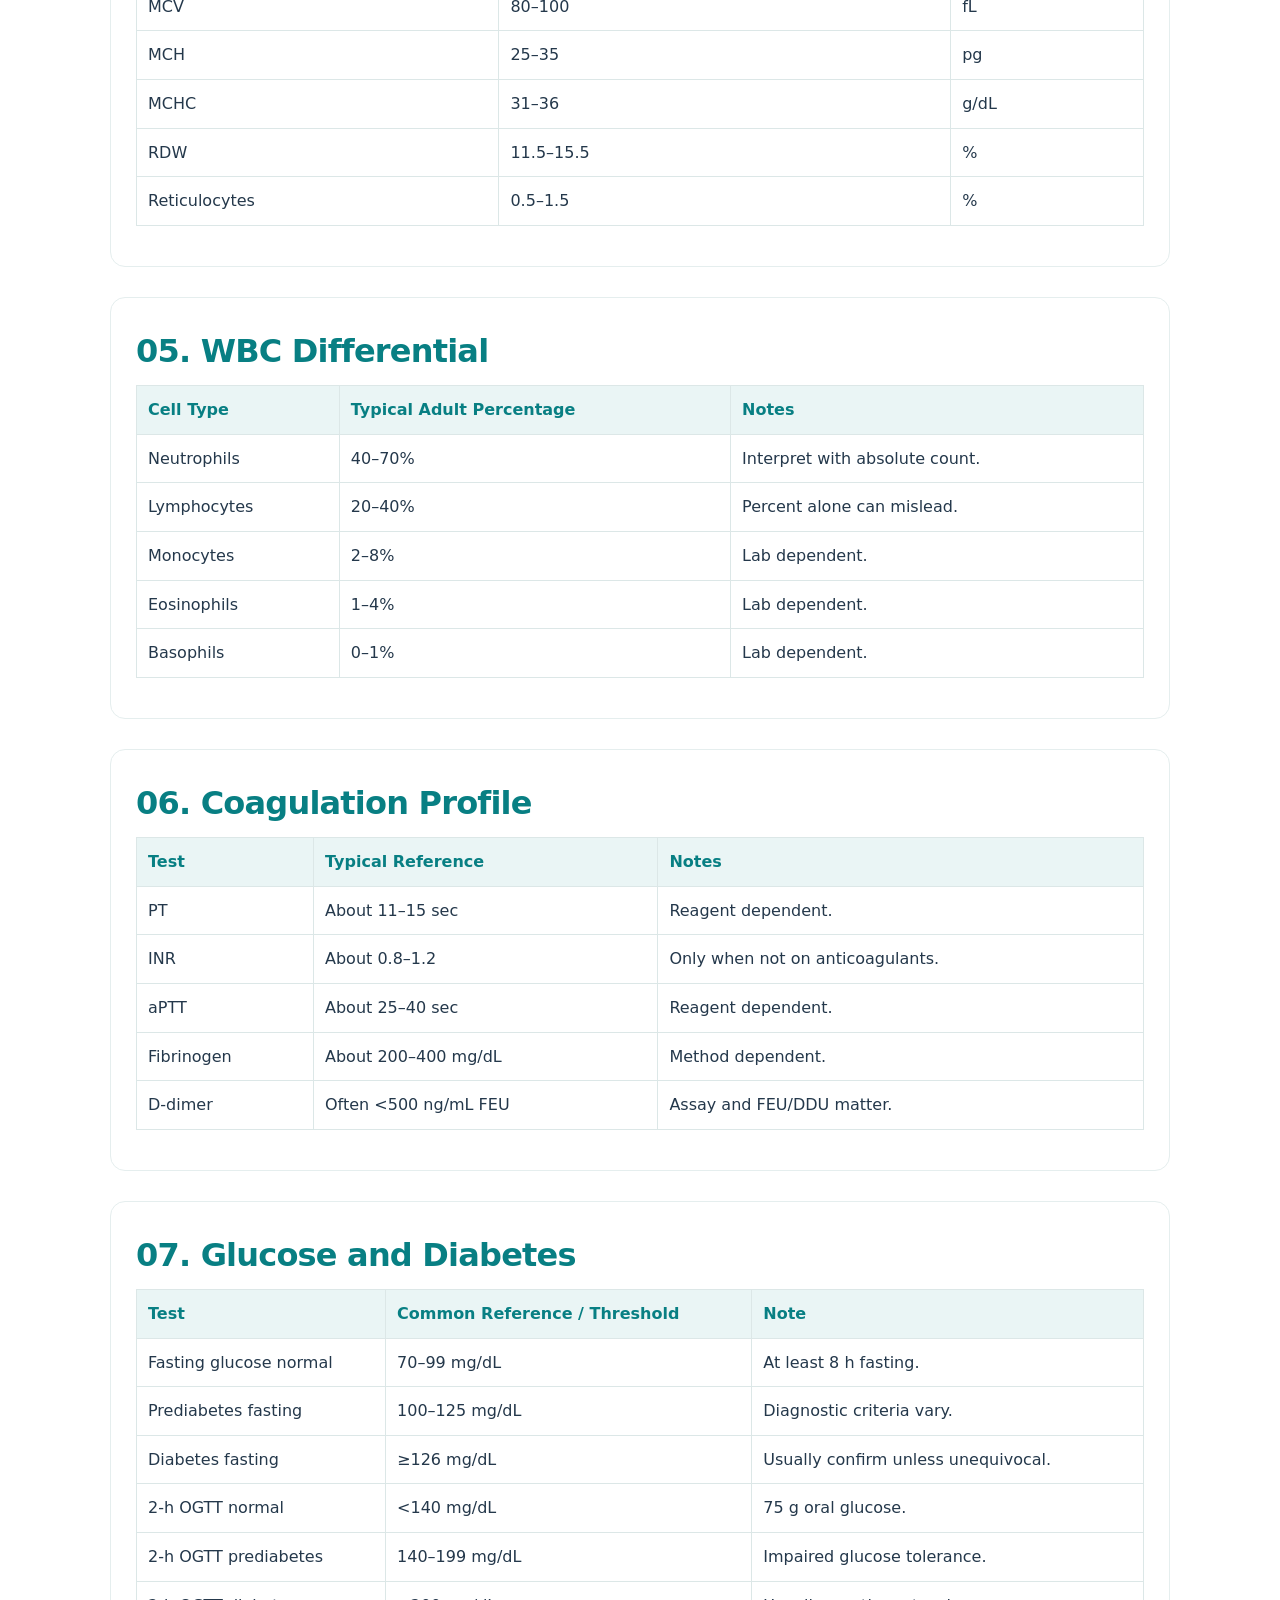
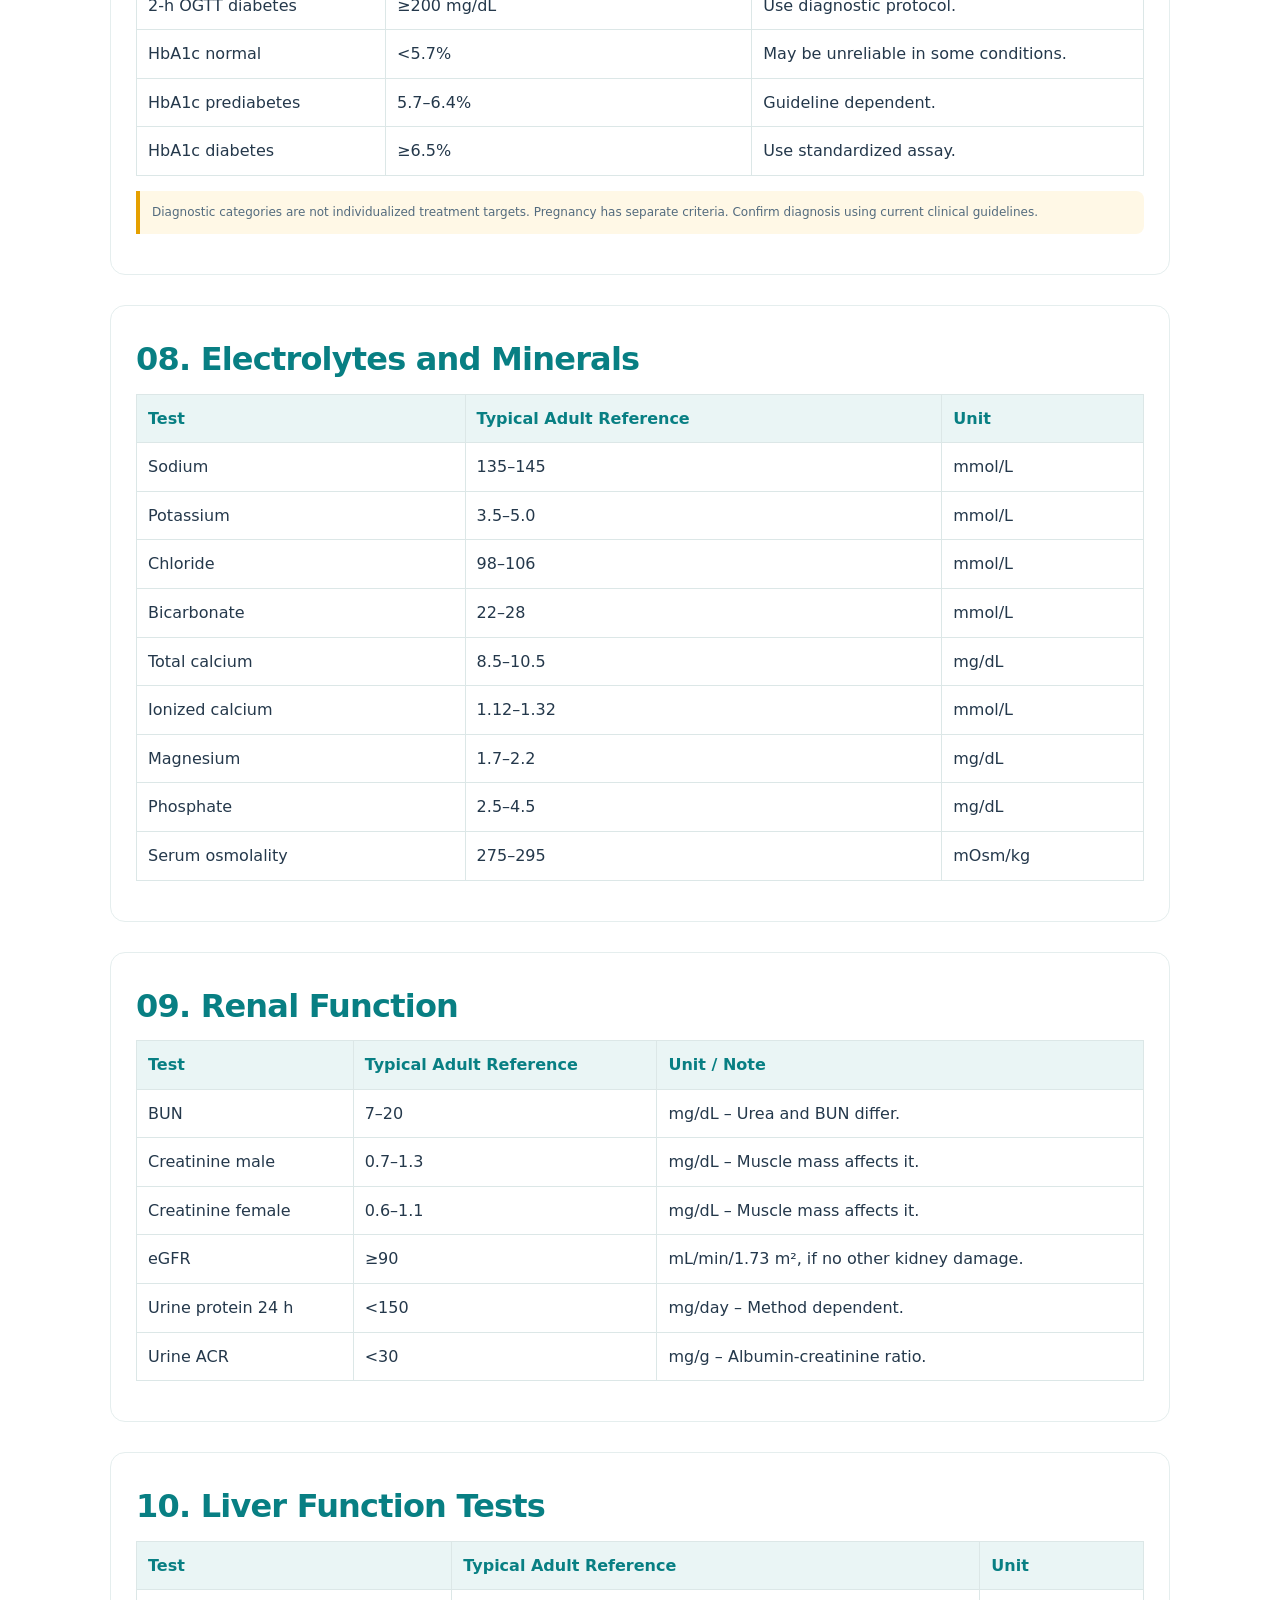
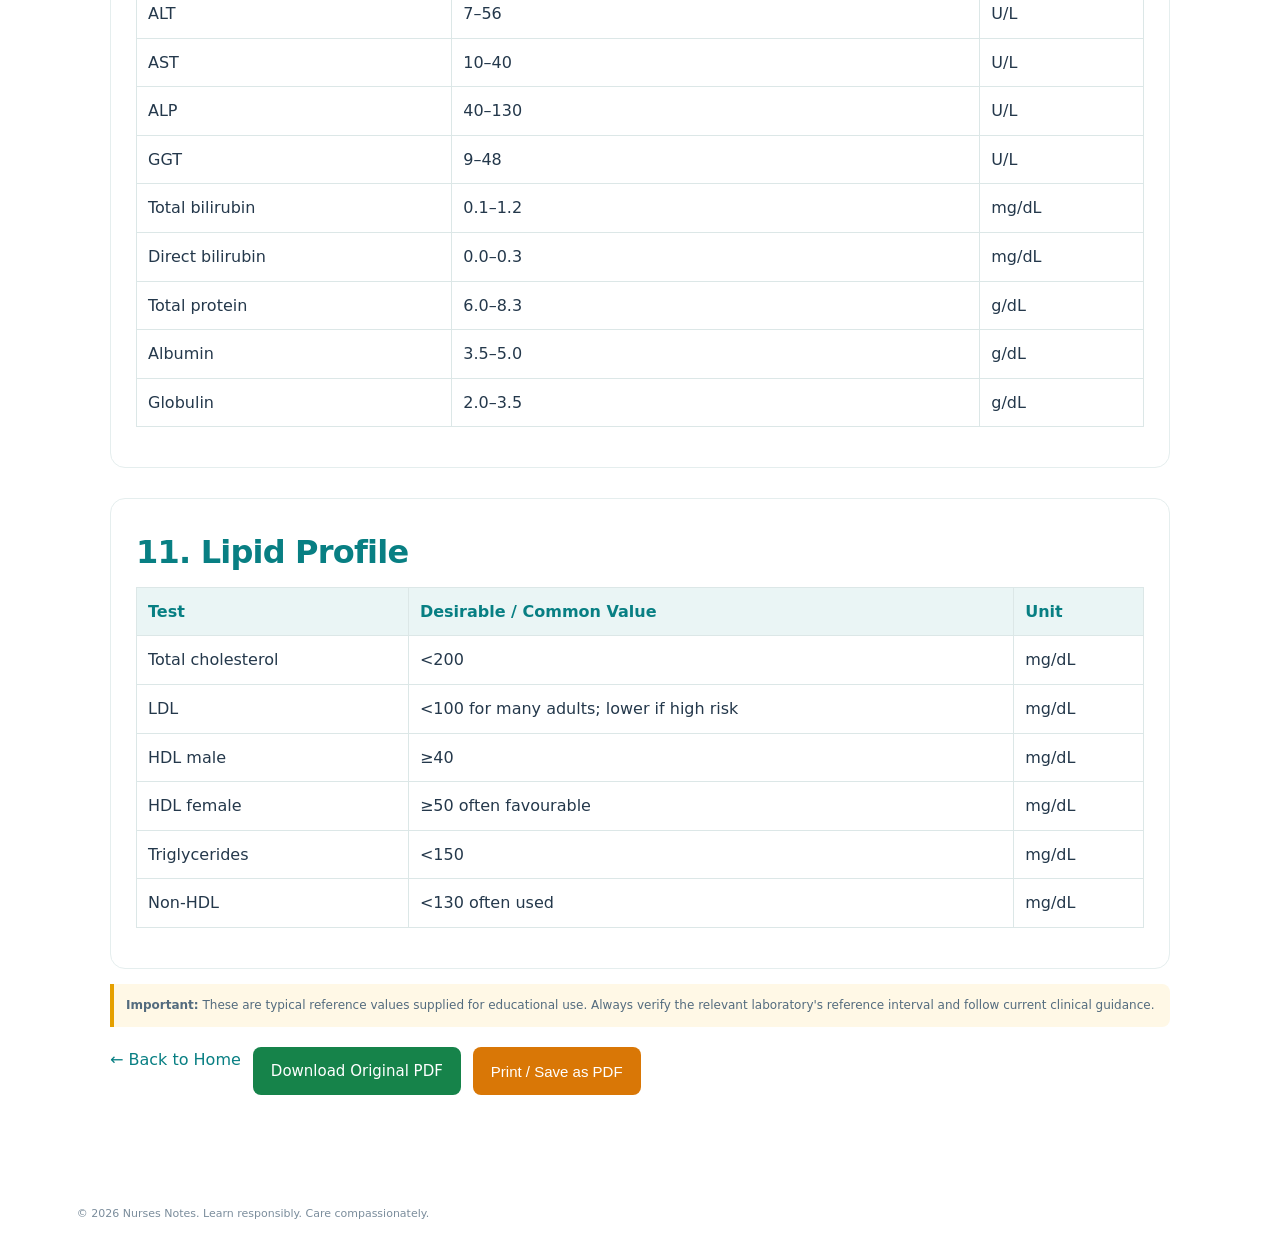
<file: normal-values.html>
<!DOCTYPE html>
<html lang="en">
<head>
<meta charset="UTF-8">
<meta name="viewport" content="width=device-width, initial-scale=1.0">

<title>Normal Values in Nursing | Nurses Notes</title>
<link rel="stylesheet" href="style.css">

<style>
.subject-page {
  max-width: 1100px;
  margin: 45px auto;
  padding: 20px;
}

.subject-hero {
  background: #eaf5f5;
  padding: 35px;
  border-radius: 18px;
  margin-bottom: 30px;
}

.subject-hero h1 {
  color: #087f83;
  margin: 10px 0;
}

.subject-hero p {
  line-height: 1.7;
  color: #455;
}

.back-link {
  display: inline-block;
  margin-bottom: 20px;
  color: #087f83;
  text-decoration: none;
}

.chapter-search {
  width: 100%;
  padding: 15px;
  border: 1px solid #ddd;
  border-radius: 10px;
  margin: 15px 0 25px;
  font-size: 16px;
}

.chapter-list {
  display: grid;
  grid-template-columns: repeat(auto-fit, minmax(260px, 1fr));
  gap: 16px;
}

.chapter-card {
  display: block;
  text-decoration: none;
  color: #234;
  background: white;
  border: 1px solid #e5eeee;
  border-radius: 13px;
  padding: 20px;
  transition: .2s;
}

.chapter-card:hover {
  transform: translateY(-3px);
  border-color: #078b8b;
  box-shadow: 0 5px 18px #0001;
}

.chapter-card strong {
  display: block;
  margin-bottom: 8px;
  color: #087f83;
}

.chapter-card span {
  font-size: 14px;
  color: #667;
}

.content-section {
  background: white;
  padding: 25px;
  border-radius: 15px;
  margin-top: 30px;
  border: 1px solid #e5eeee;
  scroll-margin-top: 20px;
}

.content-section h2,
.content-section h3 {
  color: #087f83;
}

.content-section p,
.content-section li {
  line-height: 1.7;
}

.note {
  background: #fff8e6;
  border-left: 4px solid #e5a000;
  padding: 12px;
  margin: 15px 0;
}

.action-buttons {
  display: flex;
  flex-wrap: wrap;
  gap: 12px;
  margin: 20px 0;
}

.action-btn {
  display: inline-block;
  padding: 12px 18px;
  background: #087f83;
  color: white;
  text-decoration: none;
  border: none;
  border-radius: 8px;
  font-size: 15px;
  cursor: pointer;
}

.action-btn.download {
  background: #16834a;
}

.action-btn.print {
  background: #d97706;
}

table {
  width: 100%;
  border-collapse: collapse;
  margin: 15px 0;
}

th, td {
  border: 1px solid #dce7e7;
  padding: 11px;
  text-align: left;
}

th {
  background: #eaf5f5;
  color: #087f83;
}

.no-results {
  color: #667;
  padding: 12px 0;
}

@media(max-width:600px) {
  .subject-page {
    margin: 20px auto;
    padding: 12px;
  }

  .subject-hero {
    padding: 22px;
  }

  .content-section {
    padding: 16px;
  }

  .action-btn {
    width: 100%;
    text-align: center;
  }

  table {
    font-size: 13px;
  }

  th, td {
    padding: 8px 6px;
  }
}

@media print {
  .topbar,
  .back-link,
  .chapter-search,
  .chapter-list,
  .action-buttons,
  footer {
    display: none !important;
  }

  body {
    background: white;
    color: black;
  }

  .subject-page {
    margin: 0;
    padding: 0;
  }

  .subject-hero,
  .content-section {
    background: white;
    box-shadow: none;
    border: none;
  }

  .content-section {
    break-inside: auto;
  }

  tr {
    break-inside: avoid;
  }
}
</style>
</head>

<body>

<header class="topbar">
  <a class="brand" href="index.html">
    <span class="brandmark">✚</span>
    <span>Nurses <b>Notes</b>
      <small>LEARN • PRACTISE • GROW</small>
    </span>
  </a>
</header>

<main class="subject-page">

<a href="index.html" class="back-link">← Back to Home</a>

<section class="subject-hero">
  <span>GNM • NURSING EDUCATION</span>
  <h1>Normal Values in Nursing</h1>
  <p>
    A comprehensive clinical and examination reference covering
    vital signs, laboratory investigations, ABG, ECG, urine,
    CSF, growth, obstetrics and critical care.
  </p>
  <p>2026 Edition | For GNM and B.Sc. Nursing students and nursing professionals.</p>
</section>

<div class="action-buttons">
  <a class="action-btn download"
     href="Nurses_Notes_Normal_Values_in_Nursing_2026.pdf"
     download>
    Download Original PDF
  </a>

  <button class="action-btn print" onclick="window.print()">
    Print / Save as PDF
  </button>
</div>

<h2>Topic List</h2>
<p>Search and select a topic to begin reading.</p>

<input
  type="search"
  id="chapterSearch"
  class="chapter-search"
  placeholder="Search normal values topics..."
>

<div class="chapter-list" id="chapterList">

<a class="chapter-card" href="#about">
  <strong>About This Book</strong>
  <span>Overview and intended readers.</span>
</a>

<a class="chapter-card" href="#copyright">
  <strong>Copyright and Publication</strong>
  <span>Publication information and copyright notice.</span>
</a>

<a class="chapter-card" href="#disclaimer">
  <strong>Medical Disclaimer</strong>
  <span>Educational use and clinical safety information.</span>
</a>

<a class="chapter-card" href="#how-to-use">
  <strong>How to Use This Book</strong>
  <span>Understanding reference intervals and units.</span>
</a>

<a class="chapter-card" href="#vital-signs">
  <strong>01. Adult Vital Signs</strong>
  <span>Temperature, pulse, respiration, BP and SpO₂.</span>
</a>

<a class="chapter-card" href="#pediatric">
  <strong>02. Pediatric Vital Signs</strong>
  <span>Heart rate and respiratory rate by age.</span>
</a>

<a class="chapter-card" href="#anthropometry">
  <strong>03. Anthropometry</strong>
  <span>BMI, waist circumference and urine output.</span>
</a>

<a class="chapter-card" href="#cbc">
  <strong>04. Complete Blood Count</strong>
  <span>Haemoglobin, RBC, WBC, platelets and indices.</span>
</a>

<a class="chapter-card" href="#differential">
  <strong>05. WBC Differential</strong>
  <span>Neutrophils, lymphocytes and other cells.</span>
</a>

<a class="chapter-card" href="#coagulation">
  <strong>06. Coagulation Profile</strong>
  <span>PT, INR, aPTT, fibrinogen and D-dimer.</span>
</a>

<a class="chapter-card" href="#glucose">
  <strong>07. Glucose and Diabetes</strong>
  <span>Fasting glucose, OGTT and HbA1c.</span>
</a>

<a class="chapter-card" href="#electrolytes">
  <strong>08. Electrolytes and Minerals</strong>
  <span>Sodium, potassium, calcium and minerals.</span>
</a>

<a class="chapter-card" href="#renal">
  <strong>09. Renal Function</strong>
  <span>BUN, creatinine, eGFR and urine protein.</span>
</a>

<a class="chapter-card" href="#liver">
  <strong>10. Liver Function Tests</strong>
  <span>ALT, AST, bilirubin, albumin and proteins.</span>
</a>

<a class="chapter-card" href="#lipid">
  <strong>11. Lipid Profile</strong>
  <span>Cholesterol, LDL, HDL and triglycerides.</span>
</a>

</div>

<p id="noResults" class="no-results" hidden>
  No matching topics found.
</p>

<section class="content-section" id="about">
<h2>About This Book</h2>
<p>
A comprehensive clinical and examination reference covering
vital signs, laboratory investigations, ABG, ECG, urine,
CSF, growth, obstetrics and critical care.
</p>
<p>
For GNM and B.Sc. Nursing students and nursing professionals.
</p>
</section>

<section class="content-section" id="copyright">
<h2>Copyright and Publication Information</h2>
<p><b>Title:</b> Nurses Notes – Normal Values in Nursing</p>
<p><b>Edition:</b> 2026</p>
<p><b>Format:</b> Digital Reference eBook</p>
<p><b>ISBN:</b> Not assigned. Add only after official issue.</p>

<div class="note">
<b>Copyright notice:</b>
Before publication, insert the full legal name of the copyright
owner and verify the ownership of the original text, explanations,
selection, arrangement and design. Third-party content remains
the property of its respective rights holder.
</div>
</section>

<section class="content-section" id="disclaimer">
<h2>Medical and Educational Disclaimer</h2>
<p>
This book is an educational quick-reference resource. It is not
a diagnostic tool, treatment protocol, prescription guide or
substitute for a qualified clinician, current institutional policy,
laboratory report or specialist advice.
</p>
<p>
Reference intervals vary with age, sex, pregnancy, altitude,
population, specimen, collection method, equipment and laboratory
assay. Use the interval printed by the performing laboratory for
individual results.
</p>
<p>
A value inside a reference interval does not always mean a person
is healthy; a value outside it does not alone establish a diagnosis.
Never delay urgent care or change treatment based only on this book.
Students and staff must follow training, scope of practice,
supervision and local protocols.
</p>
</section>

<section class="content-section" id="how-to-use">
<h2>How to Use This Book</h2>
<p>
Unless stated otherwise, laboratory ranges are typical adult
reference values. Pediatric, neonatal, pregnancy and older-adult
values may differ substantially. Units are shown beside values.
Verify the local laboratory interval before clinical interpretation.
</p>
</section>

<section class="content-section" id="vital-signs">
<h2>01. Adult Vital Signs</h2>
<table>
<tr><th>Parameter</th><th>Typical Adult Reference</th><th>Notes</th></tr>
<tr><td>Temperature</td><td>36.5–37.5 °C oral</td><td>Site and technique affect reading.</td></tr>
<tr><td>Pulse</td><td>60–100 beats/min</td><td>Assess rate, rhythm and volume.</td></tr>
<tr><td>Respiratory rate</td><td>12–20/min</td><td>Assess depth and effort.</td></tr>
<tr><td>Blood pressure</td><td>Often around 90/60 to &lt;120/80 mmHg</td><td>Not a universal diagnostic threshold.</td></tr>
<tr><td>SpO₂</td><td>Usually 95–100% at sea level</td><td>Targets may differ in chronic disease.</td></tr>
<tr><td>Capillary refill</td><td>Usually ≤2 seconds</td><td>Temperature and perfusion affect it.</td></tr>
</table>
</section>

<section class="content-section" id="pediatric">
<h2>02. Pediatric Vital Signs</h2>
<table>
<tr><th>Age</th><th>Heart Rate/min</th><th>Respiratory Rate/min</th></tr>
<tr><td>Newborn</td><td>100–160</td><td>30–60</td></tr>
<tr><td>Infant</td><td>100–160</td><td>30–50</td></tr>
<tr><td>Toddler 1–3 years</td><td>90–150</td><td>24–40</td></tr>
<tr><td>Preschool 3–5 years</td><td>80–140</td><td>22–34</td></tr>
<tr><td>School age 6–12 years</td><td>70–120</td><td>18–30</td></tr>
<tr><td>Adolescent</td><td>60–100</td><td>12–20</td></tr>
</table>
<div class="note">
Pediatric values change rapidly with age, sleep, fever, crying
and activity. Interpret blood pressure using age, sex and height
percentiles.
</div>
</section>

<section class="content-section" id="anthropometry">
<h2>03. Anthropometry</h2>
<table>
<tr><th>Measurement</th><th>Typical Reference / Formula</th><th>Notes</th></tr>
<tr><td>Adult BMI</td><td>18.5–24.9 kg/m²</td><td>Asian Indian risk cut-offs may be lower.</td></tr>
<tr><td>BMI formula</td><td>Weight (kg) ÷ height² (m²)</td><td>Not a direct body-fat measure.</td></tr>
<tr><td>Waist circumference</td><td>Common South Asian risk cut-offs: ≥90 cm men, ≥80 cm women</td><td>Guideline dependent.</td></tr>
<tr><td>Urine output</td><td>About ≥0.5 mL/kg/hour in adults</td><td>Interpret clinically.</td></tr>
<tr><td>Daily fluid need</td><td>Individualized</td><td>Depends on age, weight and illness.</td></tr>
</table>
</section>

<section class="content-section" id="cbc">
<h2>04. Complete Blood Count (CBC)</h2>
<table>
<tr><th>Test</th><th>Typical Adult Reference</th><th>Unit</th></tr>
<tr><td>Haemoglobin male</td><td>13.5–17.5</td><td>g/dL</td></tr>
<tr><td>Haemoglobin female</td><td>12.0–16.0</td><td>g/dL</td></tr>
<tr><td>RBC male</td><td>4.3–5.9</td><td>million/µL</td></tr>
<tr><td>RBC female</td><td>3.5–5.5</td><td>million/µL</td></tr>
<tr><td>Haematocrit male</td><td>41–53</td><td>%</td></tr>
<tr><td>Haematocrit female</td><td>36–46</td><td>%</td></tr>
<tr><td>WBC</td><td>4,500–11,000</td><td>cells/µL</td></tr>
<tr><td>Platelets</td><td>150,000–400,000</td><td>cells/µL</td></tr>
<tr><td>MCV</td><td>80–100</td><td>fL</td></tr>
<tr><td>MCH</td><td>25–35</td><td>pg</td></tr>
<tr><td>MCHC</td><td>31–36</td><td>g/dL</td></tr>
<tr><td>RDW</td><td>11.5–15.5</td><td>%</td></tr>
<tr><td>Reticulocytes</td><td>0.5–1.5</td><td>%</td></tr>
</table>
</section>

<section class="content-section" id="differential">
<h2>05. WBC Differential</h2>
<table>
<tr><th>Cell Type</th><th>Typical Adult Percentage</th><th>Notes</th></tr>
<tr><td>Neutrophils</td><td>40–70%</td><td>Interpret with absolute count.</td></tr>
<tr><td>Lymphocytes</td><td>20–40%</td><td>Percent alone can mislead.</td></tr>
<tr><td>Monocytes</td><td>2–8%</td><td>Lab dependent.</td></tr>
<tr><td>Eosinophils</td><td>1–4%</td><td>Lab dependent.</td></tr>
<tr><td>Basophils</td><td>0–1%</td><td>Lab dependent.</td></tr>
</table>
</section>

<section class="content-section" id="coagulation">
<h2>06. Coagulation Profile</h2>
<table>
<tr><th>Test</th><th>Typical Reference</th><th>Notes</th></tr>
<tr><td>PT</td><td>About 11–15 sec</td><td>Reagent dependent.</td></tr>
<tr><td>INR</td><td>About 0.8–1.2</td><td>Only when not on anticoagulants.</td></tr>
<tr><td>aPTT</td><td>About 25–40 sec</td><td>Reagent dependent.</td></tr>
<tr><td>Fibrinogen</td><td>About 200–400 mg/dL</td><td>Method dependent.</td></tr>
<tr><td>D-dimer</td><td>Often &lt;500 ng/mL FEU</td><td>Assay and FEU/DDU matter.</td></tr>
</table>
</section>

<section class="content-section" id="glucose">
<h2>07. Glucose and Diabetes</h2>
<table>
<tr><th>Test</th><th>Common Reference / Threshold</th><th>Note</th></tr>
<tr><td>Fasting glucose normal</td><td>70–99 mg/dL</td><td>At least 8 h fasting.</td></tr>
<tr><td>Prediabetes fasting</td><td>100–125 mg/dL</td><td>Diagnostic criteria vary.</td></tr>
<tr><td>Diabetes fasting</td><td>≥126 mg/dL</td><td>Usually confirm unless unequivocal.</td></tr>
<tr><td>2-h OGTT normal</td><td>&lt;140 mg/dL</td><td>75 g oral glucose.</td></tr>
<tr><td>2-h OGTT prediabetes</td><td>140–199 mg/dL</td><td>Impaired glucose tolerance.</td></tr>
<tr><td>2-h OGTT diabetes</td><td>≥200 mg/dL</td><td>Use diagnostic protocol.</td></tr>
<tr><td>HbA1c normal</td><td>&lt;5.7%</td><td>May be unreliable in some conditions.</td></tr>
<tr><td>HbA1c prediabetes</td><td>5.7–6.4%</td><td>Guideline dependent.</td></tr>
<tr><td>HbA1c diabetes</td><td>≥6.5%</td><td>Use standardized assay.</td></tr>
</table>
<div class="note">
Diagnostic categories are not individualized treatment targets.
Pregnancy has separate criteria. Confirm diagnosis using current
clinical guidelines.
</div>
</section>

<section class="content-section" id="electrolytes">
<h2>08. Electrolytes and Minerals</h2>
<table>
<tr><th>Test</th><th>Typical Adult Reference</th><th>Unit</th></tr>
<tr><td>Sodium</td><td>135–145</td><td>mmol/L</td></tr>
<tr><td>Potassium</td><td>3.5–5.0</td><td>mmol/L</td></tr>
<tr><td>Chloride</td><td>98–106</td><td>mmol/L</td></tr>
<tr><td>Bicarbonate</td><td>22–28</td><td>mmol/L</td></tr>
<tr><td>Total calcium</td><td>8.5–10.5</td><td>mg/dL</td></tr>
<tr><td>Ionized calcium</td><td>1.12–1.32</td><td>mmol/L</td></tr>
<tr><td>Magnesium</td><td>1.7–2.2</td><td>mg/dL</td></tr>
<tr><td>Phosphate</td><td>2.5–4.5</td><td>mg/dL</td></tr>
<tr><td>Serum osmolality</td><td>275–295</td><td>mOsm/kg</td></tr>
</table>
</section>

<section class="content-section" id="renal">
<h2>09. Renal Function</h2>
<table>
<tr><th>Test</th><th>Typical Adult Reference</th><th>Unit / Note</th></tr>
<tr><td>BUN</td><td>7–20</td><td>mg/dL – Urea and BUN differ.</td></tr>
<tr><td>Creatinine male</td><td>0.7–1.3</td><td>mg/dL – Muscle mass affects it.</td></tr>
<tr><td>Creatinine female</td><td>0.6–1.1</td><td>mg/dL – Muscle mass affects it.</td></tr>
<tr><td>eGFR</td><td>≥90</td><td>mL/min/1.73 m², if no other kidney damage.</td></tr>
<tr><td>Urine protein 24 h</td><td>&lt;150</td><td>mg/day – Method dependent.</td></tr>
<tr><td>Urine ACR</td><td>&lt;30</td><td>mg/g – Albumin-creatinine ratio.</td></tr>
</table>
</section>

<section class="content-section" id="liver">
<h2>10. Liver Function Tests</h2>
<table>
<tr><th>Test</th><th>Typical Adult Reference</th><th>Unit</th></tr>
<tr><td>ALT</td><td>7–56</td><td>U/L</td></tr>
<tr><td>AST</td><td>10–40</td><td>U/L</td></tr>
<tr><td>ALP</td><td>40–130</td><td>U/L</td></tr>
<tr><td>GGT</td><td>9–48</td><td>U/L</td></tr>
<tr><td>Total bilirubin</td><td>0.1–1.2</td><td>mg/dL</td></tr>
<tr><td>Direct bilirubin</td><td>0.0–0.3</td><td>mg/dL</td></tr>
<tr><td>Total protein</td><td>6.0–8.3</td><td>g/dL</td></tr>
<tr><td>Albumin</td><td>3.5–5.0</td><td>g/dL</td></tr>
<tr><td>Globulin</td><td>2.0–3.5</td><td>g/dL</td></tr>
</table>
</section>

<section class="content-section" id="lipid">
<h2>11. Lipid Profile</h2>
<table>
<tr><th>Test</th><th>Desirable / Common Value</th><th>Unit</th></tr>
<tr><td>Total cholesterol</td><td>&lt;200</td><td>mg/dL</td></tr>
<tr><td>LDL</td><td>&lt;100 for many adults; lower if high risk</td><td>mg/dL</td></tr>
<tr><td>HDL male</td><td>≥40</td><td>mg/dL</td></tr>
<tr><td>HDL female</td><td>≥50 often favourable</td><td>mg/dL</td></tr>
<tr><td>Triglycerides</td><td>&lt;150</td><td>mg/dL</td></tr>
<tr><td>Non-HDL</td><td>&lt;130 often used</td><td>mg/dL</td></tr>
</table>
</section>

<div class="note">
<b>Important:</b> These are typical reference values supplied for
educational use. Always verify the relevant laboratory's reference
interval and follow current clinical guidance.
</div>

<div class="action-buttons">
  <a href="index.html" class="back-link">← Back to Home</a>

  <a class="action-btn download"
     href="Nurses_Notes_Normal_Values_in_Nursing_2026.pdf"
     download>
    Download Original PDF
  </a>

  <button class="action-btn print" onclick="window.print()">
    Print / Save as PDF
  </button>
</div>

</main>

<footer>
  <p>© 2026 Nurses Notes. Learn responsibly. Care compassionately.</p>
</footer>

<script>
const search = document.getElementById("chapterSearch");
const cards = document.querySelectorAll(".chapter-card");
const noResults = document.getElementById("noResults");

search.addEventListener("input", function() {
  let count = 0;
  const value = this.value.toLowerCase();

  cards.forEach(card => {
    const match = card.textContent.toLowerCase().includes(value);
    card.style.display = match ? "block" : "none";
    if (match) count++;
  });

  noResults.hidden = count !== 0;
});
</script>

</body>
</html>
</file>
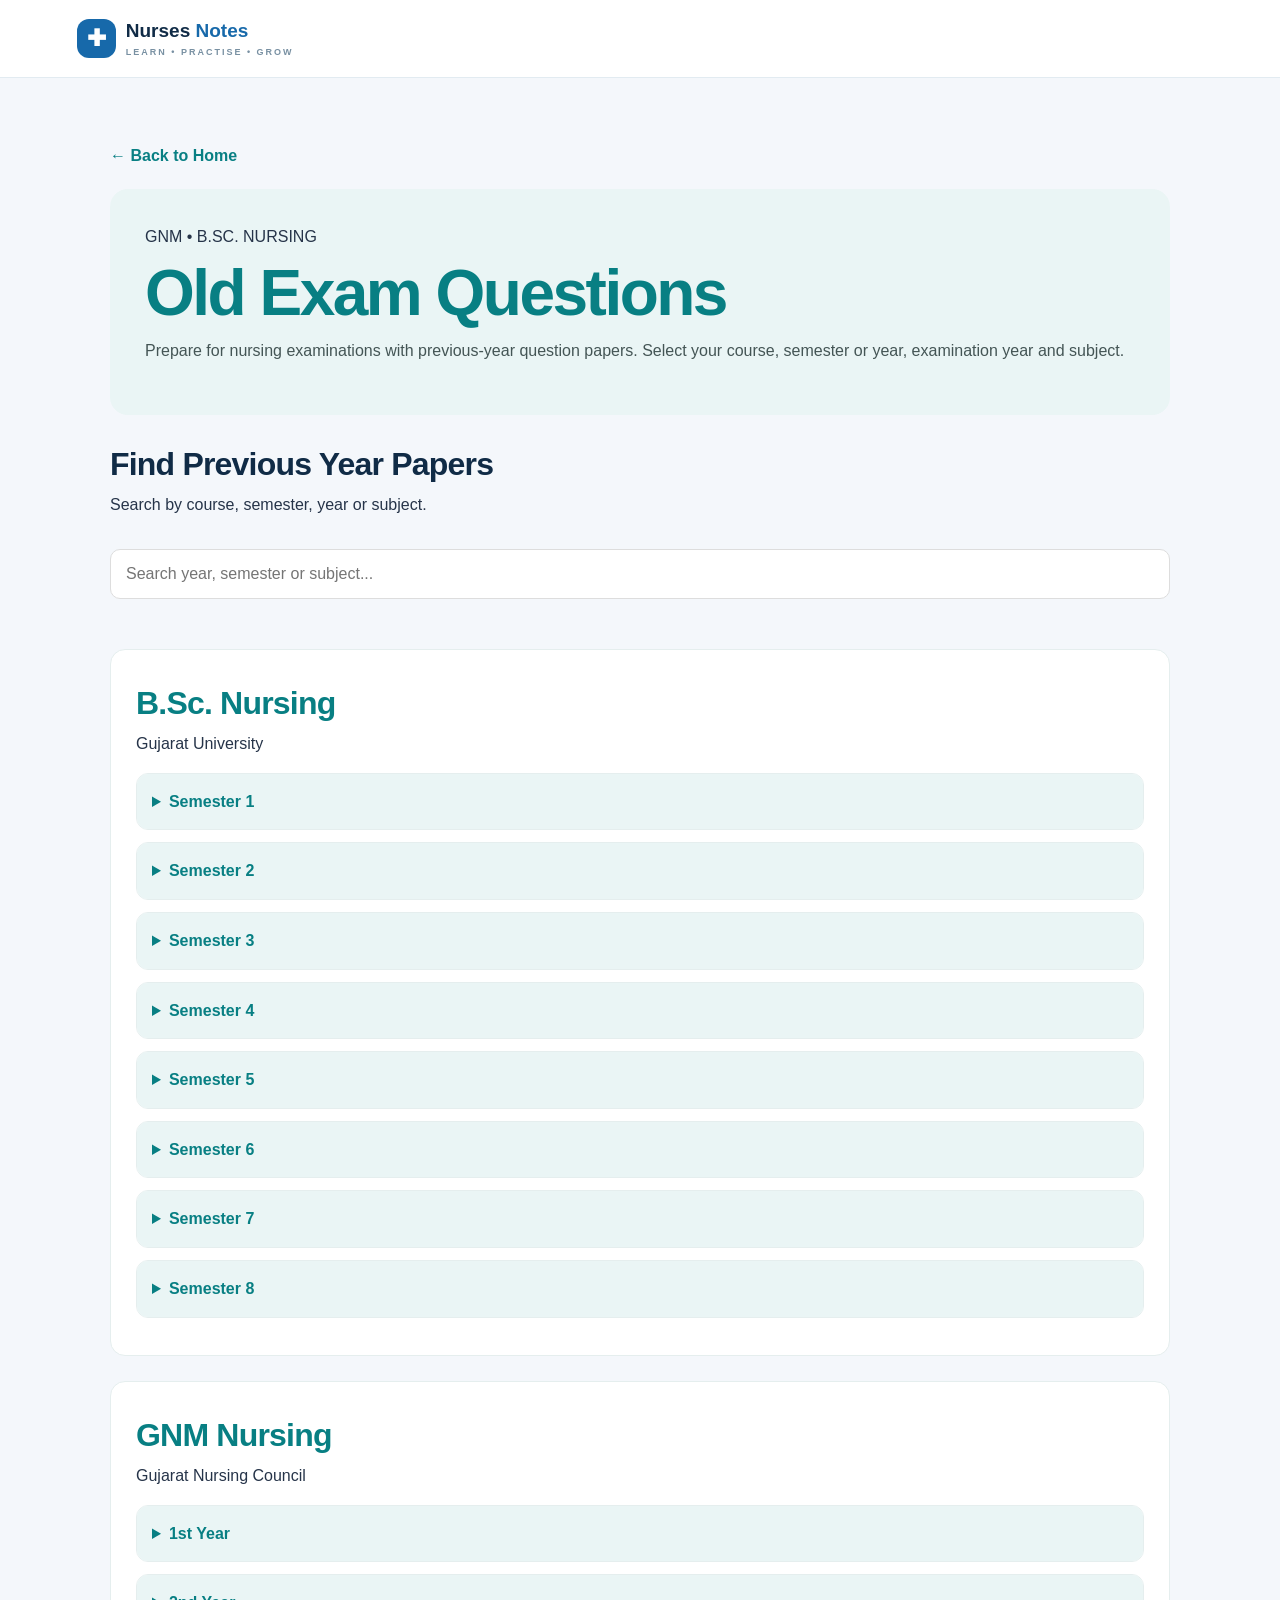
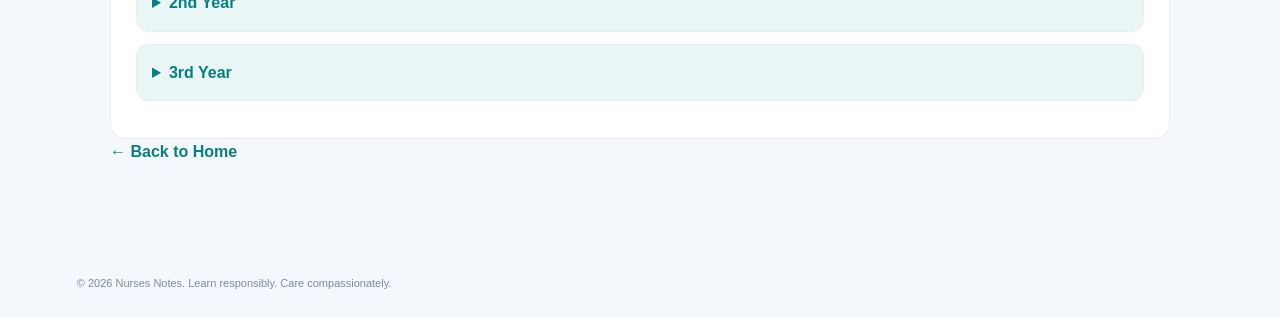
<file: old-exam-questions.html>
<!DOCTYPE html>
<html lang="en">
<head>
<meta charset="UTF-8">
<meta name="viewport" content="width=device-width, initial-scale=1.0">
<title>Old Exam Questions | Nurses Notes</title>
<link rel="stylesheet" href="style.css">

<style>
* { box-sizing: border-box; }

body {
  margin: 0;
  font-family: Arial, sans-serif;
  background: #f4f7fb;
  color: #263449;
  line-height: 1.6;
}

.subject-page {
  max-width: 1100px;
  margin: 45px auto;
  padding: 20px;
}

.subject-hero {
  background: #eaf5f5;
  padding: 35px;
  border-radius: 18px;
  margin-bottom: 30px;
}

.subject-hero h1 {
  color: #087f83;
  margin: 10px 0;
}

.subject-hero p { color: #455; }

.back-link {
  display: inline-block;
  margin-bottom: 20px;
  color: #087f83;
  text-decoration: none;
  font-weight: bold;
}

.chapter-search {
  width: 100%;
  padding: 15px;
  border: 1px solid #ddd;
  border-radius: 10px;
  margin: 15px 0 25px;
  font-size: 16px;
}

.content-section {
  background: white;
  padding: 25px;
  border-radius: 15px;
  margin-top: 25px;
  border: 1px solid #e5eeee;
}

.content-section h2 { color: #087f83; }

.year {
  border: 1px solid #e5eeee;
  border-radius: 12px;
  margin: 12px 0;
  overflow: hidden;
}

.year summary {
  background: #eaf5f5;
  color: #087f83;
  padding: 15px;
  font-weight: bold;
  cursor: pointer;
  list-style-position: inside;
}

.year-content { padding: 12px; }

.item {
  display: flex;
  align-items: center;
  justify-content: space-between;
  gap: 12px;
  background: #f7fafa;
  border: 1px solid #edf2f2;
  padding: 13px;
  margin: 9px 0;
  border-radius: 9px;
}

.item strong { color: #234; }

.pending {
  display: inline-block;
  background: #087f83;
  color: white;
  padding: 8px 13px;
  border-radius: 7px;
  font-size: 13px;
  white-space: nowrap;
}

.pdf-link {
  display: inline-block;
  background: #087f83;
  color: white;
  text-decoration: none;
  padding: 9px 13px;
  border-radius: 7px;
  font-size: 13px;
  white-space: nowrap;
  text-align: center;
  border: none;
}

.pdf-link:hover { opacity: .85; }

.pdf-link.supplementary {
  background: #16834a;
}

.pdf-link.download {
  background: #344b63;
}

.paper-buttons {
  display: flex;
  flex-wrap: wrap;
  gap: 10px;
  margin-top: 10px;
}

.subject-paper {
  background: #f7fafa;
  border: 1px solid #edf2f2;
  padding: 15px;
  margin: 12px 0;
  border-radius: 9px;
}

.subject-paper strong {
  display: block;
  color: #234;
  margin-bottom: 5px;
}

.paper-label {
  color: #667;
  font-size: 13px;
}

.no-results {
  color: #667;
  padding: 12px 0;
}

@media(max-width:600px) {
  .subject-page {
    margin: 20px auto;
    padding: 12px;
  }

  .subject-hero { padding: 22px; }
  .content-section { padding: 16px; }

  .item {
    align-items: flex-start;
    flex-direction: column;
  }

  .paper-buttons {
    flex-direction: column;
  }

  .pdf-link {
    text-align: center;
    width: 100%;
  }
}

@media print {
  .topbar, .back-link, .chapter-search, footer {
    display: none !important;
  }

  body { background: white; }

  .subject-page {
    margin: 0;
    padding: 0;
  }

  .content-section {
    box-shadow: none;
    border: none;
  }
}
</style>
</head>

<body>

<header class="topbar">
  <a class="brand" href="index.html">
    <span class="brandmark">✚</span>
    <span>Nurses <b>Notes</b>
      <small>LEARN • PRACTISE • GROW</small>
    </span>
  </a>
</header>

<main class="subject-page">

<a href="index.html" class="back-link">← Back to Home</a>

<section class="subject-hero">
  <span>GNM • B.SC. NURSING</span>
  <h1>Old Exam Questions</h1>
  <p>
    Prepare for nursing examinations with previous-year question
    papers. Select your course, semester or year, examination year
    and subject.
  </p>
</section>

<h2>Find Previous Year Papers</h2>
<p>Search by course, semester, year or subject.</p>

<input
  type="search"
  id="chapterSearch"
  class="chapter-search"
  placeholder="Search year, semester or subject..."
>

<p id="noResults" class="no-results" hidden>
  No matching examination papers found.
</p>

<section class="content-section">
  <h2>B.Sc. Nursing</h2>
  <p>Gujarat University</p>
  <div id="bsc-years"></div>
</section>

<section class="content-section">
  <h2>GNM Nursing</h2>
  <p>Gujarat Nursing Council</p>
  <div id="gnm-years"></div>
</section>

<a href="index.html" class="back-link">← Back to Home</a>

</main>

<footer>
  <p>© 2026 Nurses Notes. Learn responsibly. Care compassionately.</p>
</footer>

<script>
const bscExamYears = [
  2019, 2020, 2021, 2022,
  2023, 2024, 2025, 2026
];

const gnmExamYears = [
  2016, 2017, 2018, 2019, 2020,
  2021, 2022, 2023, 2024, 2025, 2026
];

const gnmThirdYears = [
  2015, 2016, 2017, 2018, 2019, 2020,
  2021, 2022, 2023, 2024, 2025, 2026
];

const bscSubjects = {
  1: [
    "General Science (Refresher)",
    "Communicative English",
    "Applied Anatomy & Physiology",
    "Applied Sociology & Psychology",
    "Nursing Foundations I"
  ],
  2: [
    "Applied Biochemistry",
    "Applied Nutrition & Dietetics",
    "Nursing Foundations II",
    "Introduction to Community Health Nursing"
  ],
  3: [
    "Applied Microbiology & Infection Control",
    "Pharmacology I",
    "Pathology I",
    "Adult Health Nursing I (Medical-Surgical)",
    "Professionalism, Ethics & Bioethics"
  ],
  4: [
    "Pharmacology II",
    "Pathology II & Genetics",
    "Adult Health Nursing II",
    "Educational Technology / Nursing Education"
  ],
  5: [
    "Child Health Nursing I",
    "Mental Health Nursing I",
    "Nursing Management & Leadership",
    "Nursing Research & Statistics",
    "Health/Nursing Informatics & Technology",
    "Forensic Nursing & Indian Laws"
  ],
  6: [
    "Child Health Nursing II",
    "Mental Health Nursing II",
    "Community Health Nursing I",
    "Midwifery / OBG Nursing I"
  ],
  7: [
    "Community Health Nursing II",
    "Midwifery / OBG Nursing II",
    "Internship / Residency"
  ],
  8: [
    "Internship (Intensive Practicum / Residency Posting)"
  ]
};

const gnmSubjects = {
  "1st Year": [
    "Behavioral Sciences",
    "Bio Science",
    "Nursing Foundations",
    "Community Health Nursing – I"
  ],
  "2nd Year": [
    "Medical-Surgical Nursing I",
    "Medical-Surgical Nursing II",
    "Mental Health Nursing",
    "Child Health Nursing"
  ]
};

// Full subject display names
const subjectDisplayNames = {
  "CHN-II": "Community Health Nursing – II",
  "OBG": "Midwifery and Gynecological Nursing"
};

// Individual PDF folders and filenames
// Original GitHub folder names are unchanged.

const paperData = {

  "CHN-II": {
    folder: "GNC_CHN-II_2015-2026",
    papers: [

      ["2026", "Regular",
       "GNC_CHN-II_22-09-2026_Regular_AT302AE26.pdf"],

      ["2025", "Regular",
       "GNC_CHN-II_16-12-2025_Regular_AT302AE25.pdf"],

      ["2023", "Regular",
       "GNC_CHN-II_10-10-2023_Regular_AT302AE23.pdf"],

      ["2022", "Regular",
       "GNC_CHN-II_13-09-2022_Regular_AT302AE22.pdf"],

      ["2021", "Regular",
       "GNC_CHN-II_14-09-2021_Regular_A15020641.pdf"],

      ["2020", "Regular",
       "GNC_CHN-II_01-09-2020_Regular_AT302AE20.pdf"],

      ["2019", "Regular",
       "GNC_CHN-II_04-09-2019_Regular_AT302AE19.pdf"],

      ["2016", "Regular",
       "GNC_CHN-II_29-06-2016_Regular.pdf"],

      ["2015", "Regular",
       "GNC_CHN-II_17-06-2015_Regular_AT302AE15.pdf"],

      ["2025", "Supplementary",
       "GNC_CHN-II_11-02-2025_Repeater_AT302AE25.pdf"],

      ["2024", "Supplementary",
       "GNC_CHN-II_27-04-2024_Repeater_AT302SE24.pdf"],

      ["2023", "Supplementary",
       "GNC_CHN-II_18-04-2023_Repeater_AT102SE23.pdf"],

      ["2022", "Supplementary",
       "GNC_CHN-II_29-03-2022_Repeater_AT302SE22.pdf"],

      ["2020", "Supplementary",
       "GNC_CHN-II_25-02-2020_Repeater_AT302SE20.pdf"],

      ["2019", "Supplementary",
       "GNC_CHN-II_19-02-2019_Repeater_AT302SE19.pdf"],

      ["2018", "Supplementary",
       "GNC_CHN-II_31-07-2018_Repeater_AT302SE18.pdf"],

      ["2018", "Supplementary 2",
       "GNC_CHN-II_16-02-2018_Repeater_AT303SE18.pdf"],

      ["2017", "Supplementary",
       "GNC_CHN-II_05-07-2017_Repeater_AT303ER17.pdf"],

      ["2017", "Supplementary 2",
       "GNC_CHN-II_01-02-2017_Repeater.pdf"]

    ]
  },

  "OBG": {
    folder: "GNC_OBG_2015-2026",
    papers: [

      ["2026", "Regular",
       "GNC_OBG_21-09-2026_Regular_AT301AE26.pdf"],

      ["2025", "Regular",
       "GNC_OBG_15-12-2025_Regular_AT301AE25.pdf"],

      ["2023", "Regular",
       "GNC_OBG_09-10-2023_Regular_AT301AE23.pdf"],

      ["2022", "Regular",
       "GNC_OBG_12-09-2022_Regular_AT301AE22.pdf"],

      ["2021", "Regular",
       "GNC_OBG_13-09-2021_Regular_AT301AE21.pdf"],

      ["2020", "Regular",
       "GNC_OBG_31-08-2020_Regular_AT301AE20.pdf"],

      ["2019", "Regular",
       "GNC_OBG_03-09-2019_Regular_AT301AE19.pdf"],

      ["2016", "Regular",
       "GNC_OBG_28-06-2016_Regular_AT301AE16.pdf"],

      ["2015", "Regular",
       "GNC_OBG_16-06-2015_Regular_AT301AE15.pdf"],

      ["2025", "Supplementary",
       "GNC_OBG_10-02-2025_Repeater_AT301SE25.pdf"],

      ["2024", "Supplementary",
       "GNC_OBG_26-04-2024_Repeater_AT301SE24.pdf"],

      ["2023", "Supplementary",
       "GNC_OBG_17-04-2023_Repeater_AT301SE23.pdf"],

      ["2022", "Supplementary",
       "GNC_OBG_28-03-2022_Repeater_AT301SE22.pdf"],

      ["2020", "Supplementary",
       "GNC_OBG_24-02-2020_Repeater_AT301SE20.pdf"],

      ["2019", "Supplementary",
       "GNC_OBG_18-02-2019_Repeater_AT301SE19.pdf"],

      ["2018", "Supplementary",
       "GNC_OBG_30-07-2018_Repeater_AT301SE18.pdf"],

      ["2017", "Supplementary",
       "GNC_OBG_04-07-2017_Repeater_AT301ER17.pdf"]

    ]
  }

};

const bsc = document.getElementById("bsc-years");
const gnm = document.getElementById("gnm-years");

function createSubjectItem(subject, index) {
  return `
    <div class="item">
      <strong>${index + 1}. ${subject}</strong>
      <span class="pending">PDF Coming Soon</span>
    </div>
  `;
}

// B.Sc. Nursing structure
Object.keys(bscSubjects).forEach((semester) => {

  const semesterBox = document.createElement("details");
  semesterBox.className = "year course-group";

  semesterBox.innerHTML = `
    <summary>Semester ${semester}</summary>
    <div class="year-content">
      ${bscExamYears.map(year => `
        <details class="year archive-year">
          <summary>${year}</summary>
          <div class="year-content">
            ${bscSubjects[semester].map((subject, index) =>
              createSubjectItem(subject, index)
            ).join("")}
          </div>
        </details>
      `).join("")}
    </div>
  `;

  bsc.appendChild(semesterBox);
});

// GNM 1st and 2nd Year
Object.keys(gnmSubjects).forEach((studyYear) => {

  const studyYearBox = document.createElement("details");
  studyYearBox.className = "year course-group";

  studyYearBox.innerHTML = `
    <summary>${studyYear}</summary>
    <div class="year-content">
      ${gnmExamYears.map(year => `
        <details class="year archive-year">
          <summary>${year}</summary>
          <div class="year-content">
            ${gnmSubjects[studyYear].map((subject, index) =>
              createSubjectItem(subject, index)
            ).join("")}
          </div>
        </details>
      `).join("")}
    </div>
  `;

  gnm.appendChild(studyYearBox);
});

// Create Open PDF and Download PDF buttons
function createPDFButton(folder, filename, type) {

  const path = `${folder}/${filename}`;

  const label = type.startsWith("Supplementary")
    ? type
    : "Main Exam (Regular)";

  const cssClass = type.startsWith("Supplementary")
    ? "pdf-link supplementary"
    : "pdf-link";

  return `
    <a class="${cssClass}"
       href="${path}"
       target="_blank"
       rel="noopener">
       👁️ ${label} – Open PDF
    </a>

    <a class="pdf-link download"
       href="${path}"
       download="${filename}">
       ⬇️ Download PDF
    </a>
  `;
}

// GNM 3rd Year: Year → Full Subject Name → Main / Supplementary
const thirdYearBox = document.createElement("details");
thirdYearBox.className = "year course-group";

thirdYearBox.innerHTML = `
  <summary>3rd Year</summary>
  <div class="year-content">
    ${gnmThirdYears.map(year => {

      const chnPapers = paperData["CHN-II"].papers.filter(
        paper => Number(paper[0]) === year
      );

      const obgPapers = paperData["OBG"].papers.filter(
        paper => Number(paper[0]) === year
      );

      if (!chnPapers.length && !obgPapers.length) {
        return "";
      }

      function subjectHTML(dataKey, subjectInfo) {

        if (!subjectInfo.length) return "";

        return `
          <div class="subject-paper">
            <strong>${subjectDisplayNames[dataKey]}</strong>
            <div class="paper-buttons">
              ${subjectInfo.map(paper =>
                createPDFButton(
                  paperData[dataKey].folder,
                  paper[2],
                  paper[1]
                )
              ).join("")}
            </div>
          </div>
        `;
      }

      return `
        <details class="year archive-year">
          <summary>${year}</summary>
          <div class="year-content">

            ${subjectHTML("CHN-II", chnPapers)}

            ${subjectHTML("OBG", obgPapers)}

          </div>
        </details>
      `;

    }).join("")}
  </div>
`;

gnm.appendChild(thirdYearBox);

// Search
const search = document.getElementById("chapterSearch");
const noResults = document.getElementById("noResults");

search.addEventListener("input", function() {

  const value = this.value.trim().toLowerCase();
  let totalMatches = 0;

  document.querySelectorAll(".archive-year").forEach(item => {

    const matches = item.textContent.toLowerCase().includes(value);

    item.style.display = matches ? "block" : "none";

    if (matches) {
      totalMatches++;
      if (value) item.open = true;
    } else {
      item.open = false;
    }

  });

  document.querySelectorAll(".course-group").forEach(group => {

    const visibleYears = group.querySelectorAll(
      ".archive-year:not([style*='display: none'])"
    ).length;

    group.style.display = visibleYears > 0 ? "block" : "none";

    if (value && visibleYears > 0) {
      group.open = true;
    } else if (!value) {
      group.open = false;
    }

  });

  noResults.hidden = totalMatches !== 0;

});
</script>

</body>
</html>
</file>
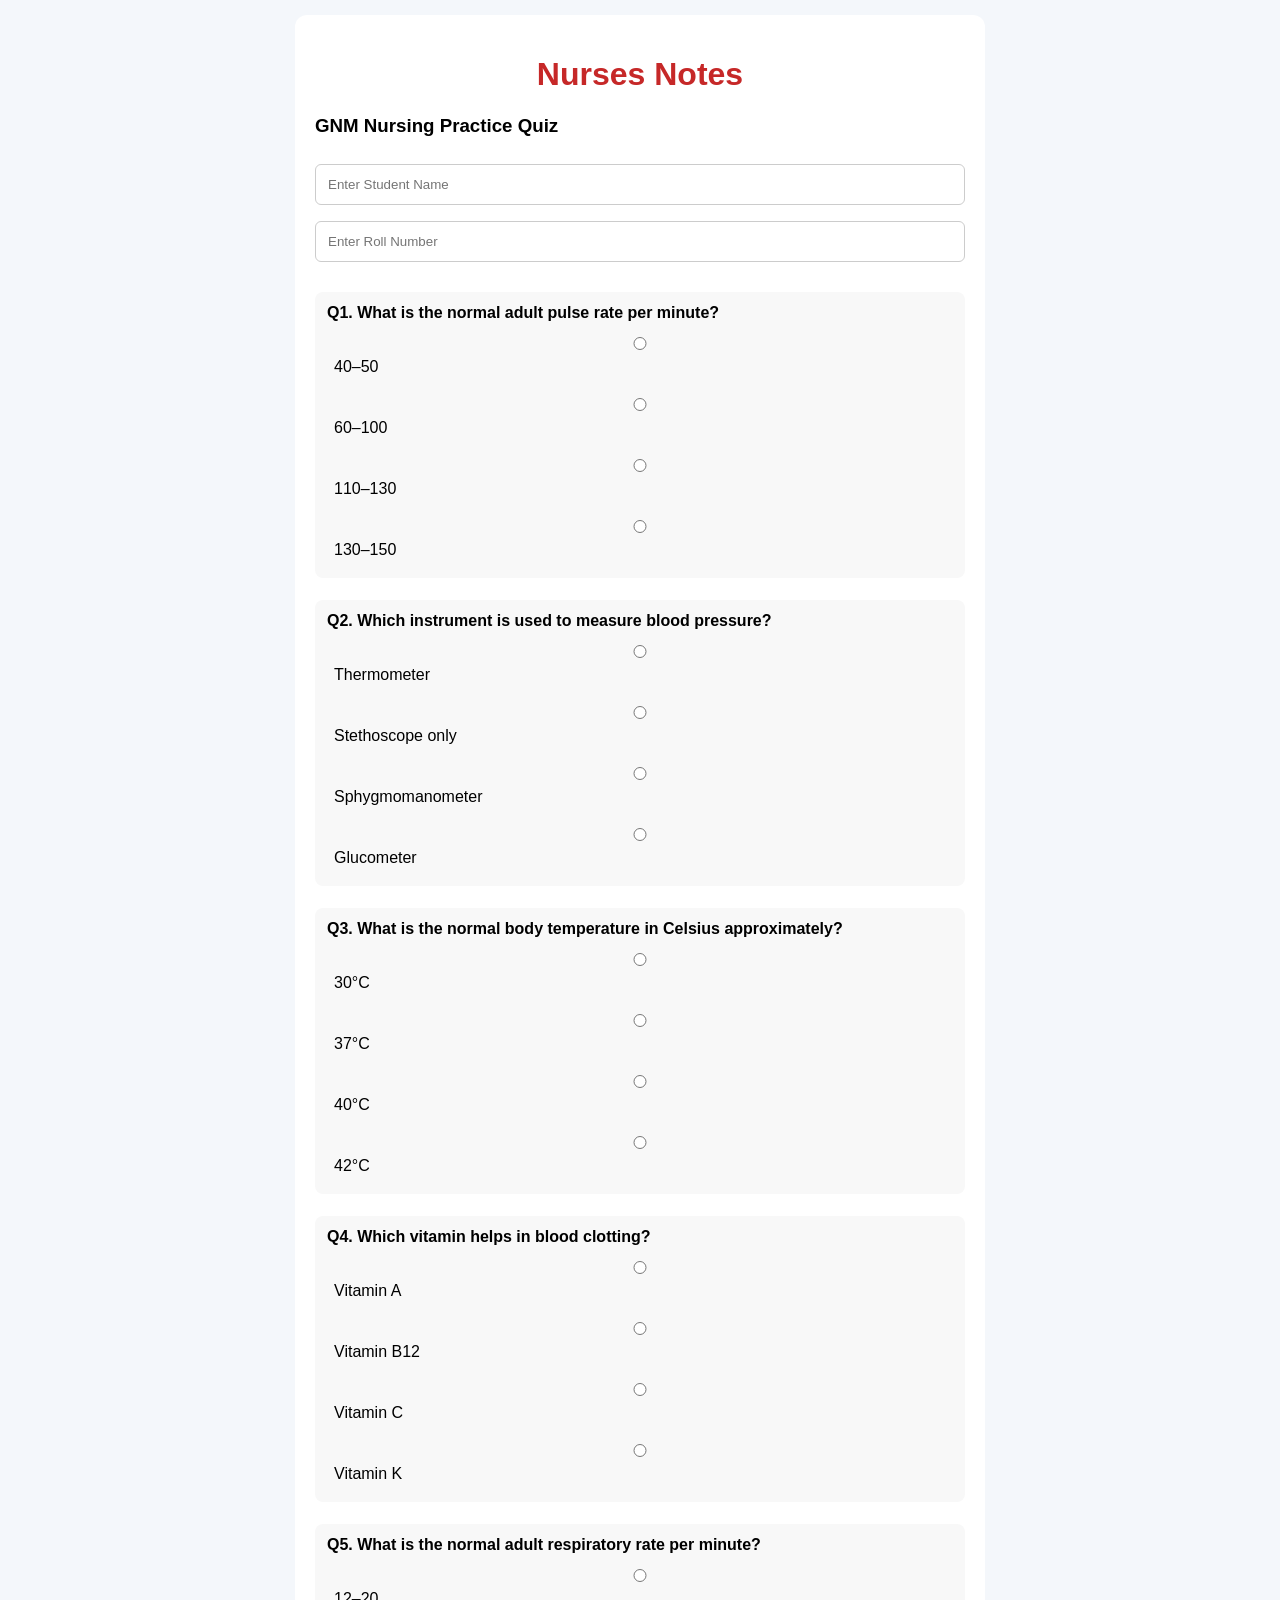
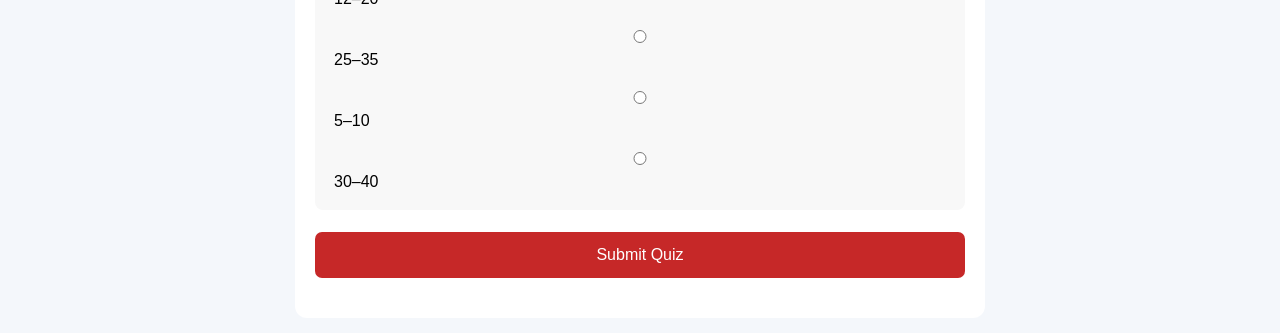
<file: quiz.html>
<!DOCTYPE html>
<html lang="en">
<head>
<meta charset="UTF-8">
<meta name="viewport" content="width=device-width, initial-scale=1.0">
<title>Nurses Notes Quiz</title>

<style>
body {
  font-family: Arial, sans-serif;
  background: #f4f7fb;
  margin: 0;
  padding: 15px;
}
.container {
  max-width: 650px;
  margin: auto;
  background: white;
  padding: 20px;
  border-radius: 12px;
}
h1 { color: #c62828; text-align: center; }
input {
  width: 100%;
  padding: 12px;
  margin: 8px 0;
  box-sizing: border-box;
  border: 1px solid #ccc;
  border-radius: 6px;
}
.question {
  margin: 22px 0;
  padding: 12px;
  background: #f8f8f8;
  border-radius: 8px;
}
label { display: block; padding: 7px; }
button {
  width: 100%;
  padding: 14px;
  background: #c62828;
  color: white;
  border: 0;
  border-radius: 7px;
  font-size: 16px;
}
#result { margin-top: 20px; text-align: center; }
</style>
</head>

<body>
<div class="container">

<h1>Nurses Notes</h1>
<h3>GNM Nursing Practice Quiz</h3>

<input id="studentName" placeholder="Enter Student Name" required>
<input id="rollNumber" placeholder="Enter Roll Number">

<form id="quizForm">

<div id="questions"></div>

<button type="submit" id="submitBtn">
Submit Quiz
</button>
</form>

<div id="result"></div>
</div>

<script>

// Paste your deployed Apps Script URL here
const SCRIPT_URL = "https://script.google.com/macros/s/AKfycbyF_kGaAdxqk4tPBNlxfka_fhcJMCRLgopyUsqihS4bFuSBUPwC_7qqmjcK3hIbJ1JKww/exec";

const quizQuestions = [
{
q: "What is the normal adult pulse rate per minute?",
o: ["40–50", "60–100", "110–130", "130–150"],
a: 1
},
{
q: "Which instrument is used to measure blood pressure?",
o: ["Thermometer", "Stethoscope only", "Sphygmomanometer", "Glucometer"],
a: 2
},
{
q: "What is the normal body temperature in Celsius approximately?",
o: ["30°C", "37°C", "40°C", "42°C"],
a: 1
},
{
q: "Which vitamin helps in blood clotting?",
o: ["Vitamin A", "Vitamin B12", "Vitamin C", "Vitamin K"],
a: 3
},
{
q: "What is the normal adult respiratory rate per minute?",
o: ["12–20", "25–35", "5–10", "30–40"],
a: 0
}
];

const questionBox = document.getElementById("questions");

quizQuestions.forEach((item, i) => {
  let html = `<div class="question">
  <b>Q${i+1}. ${item.q}</b>`;

  item.o.forEach((option, j) => {
    html += `
    <label>
    <input type="radio" name="q${i}" value="${j}" required>
    ${option}
    </label>`;
  });

  html += `</div>`;
  questionBox.innerHTML += html;
});

document.getElementById("quizForm")
.addEventListener("submit", async function(e) {

  e.preventDefault();

  const name = document.getElementById("studentName").value.trim();
  const roll = document.getElementById("rollNumber").value.trim();
  const result = document.getElementById("result");
  const btn = document.getElementById("submitBtn");

  if (!name) {
    alert("Please enter your name");
    return;
  }

  let score = 0;

  quizQuestions.forEach((item, i) => {
    const selected = document.querySelector(
      `input[name="q${i}"]:checked`
    );

    if (selected && Number(selected.value) === item.a) {
      score++;
    }
  });

  const total = quizQuestions.length;
  const percentage = Math.round(score / total * 100);

  const data = {
    name: name,
    roll: roll,
    quiz: "GNM Nursing Practice Quiz",
    score: score,
    total: total
  };

  btn.disabled = true;
  btn.innerText = "Submitting...";

  try {
    await fetch(SCRIPT_URL, {
      method: "POST",
      mode: "no-cors",
      headers: {
        "Content-Type": "text/plain;charset=utf-8"
      },
      body: JSON.stringify(data)
    });

    result.innerHTML = `
      <h2>Quiz Completed!</h2>
      <h3>Your Score: ${score}/${total}</h3>
      <h3>Percentage: ${percentage}%</h3>
      <p>Your result submission has been sent.
      Please check with your teacher for confirmation.</p>
    `;

    document.querySelectorAll("input").forEach(input => {
      input.disabled = true;
    });

  } catch (error) {
    result.innerHTML =
      "<p>Submission could not be sent. Please try again.</p>";

    btn.disabled = false;
    btn.innerText = "Submit Quiz";
  }
});
</script>

</body>
</html>
</file>
<file: style.css>
:root{--navy:#102b46;--blue:#1769aa;--cyan:#e9f5fb;--ink:#24384b;--muted:#66798a;--line:#e2ebf1;--white:#fff}*{box-sizing:border-box}html{scroll-behavior:smooth}body{margin:0;font-family:Inter,ui-sans-serif,system-ui,-apple-system,"Segoe UI",sans-serif;color:var(--ink);line-height:1.6;background:#fff}
.topbar{height:78px;display:flex;align-items:center;justify-content:space-between;padding:0 max(calc((100% - 1160px)/2),6%);border-bottom:1px solid var(--line);background:#ffffffed;position:sticky;top:0;z-index:5;backdrop-filter:blur(12px)}
.brand{display:flex;gap:10px;align-items:center;text-decoration:none;color:var(--navy);font-size:19px;font-weight:650;line-height:1.15}.brand b{color:var(--blue)}
.brand small{display:block;font-size:9px;letter-spacing:2px;color:#7890a2;margin-top:5px}
.brandmark{width:39px;height:39px;border-radius:12px;background:var(--blue);color:white;display:grid;place-items:center;font-size:23px}nav{display:flex;gap:30px}nav a,footer>a{font-size:14px;color:#4d6478;text-decoration:none}nav a:hover,footer>a:hover{color:var(--blue)}
.menu{display:none;background:none;border:0;font-size:25px;color:var(--navy)}
.hero{background:linear-gradient(115deg,#f1f8fc 0%,#f8fbfd 58%,#eaf5fb 100%);padding:86px max(calc((100% - 1160px)/2),6%) 78px;display:grid;grid-template-columns:1.08fr .92fr;align-items:center;gap:35px;min-height:500px}
.eyebrow{font-size:11px;letter-spacing:2px;font-weight:750;color:var(--blue)}h1,h2,h3,p{margin-top:0}h1{font-size:clamp(42px,5vw,64px);line-height:1.08;letter-spacing:-2.5px;color:var(--navy);margin:17px 0 22px}h1 em{font-style:normal;color:var(--blue)}
.hero-copy>p{font-size:17px;color:#617589;max-width:560px}
.hero-actions{display:flex;gap:12px;flex-wrap:wrap;margin-top:28px}
.btn{padding:12px 19px;border-radius:8px;text-decoration:none;font-weight:650;font-size:14px;display:inline-block}
.primary{background:var(--blue);color:white;box-shadow:0 7px 18px #1769aa26}
.secondary{border:1px solid #cbdce8;color:var(--navy);background:white}
.trustline{margin-top:28px;color:#71889a;font-size:12px}
.hero-art{height:330px;position:relative;display:grid;place-items:center}
.orbit{position:absolute;border:1px solid #b8d8eb;border-radius:50%;width:300px;height:300px}
.orbit2{width:240px;height:240px;border-style:dashed}
.medical-card{width:230px;height:220px;background:white;border:1px solid #dceaf2;border-radius:24px;box-shadow:0 25px 70px #234c6b1c;display:flex;flex-direction:column;align-items:center;justify-content:center;z-index:1}
.cross{width:68px;height:68px;border-radius:20px;background:#e7f4fb;color:var(--blue);font-size:43px;display:grid;place-items:center}
.pulse{font-size:27px;color:#36a3b6;letter-spacing:-4px;margin:15px}
.medical-card strong{color:var(--navy)}
.medical-card small{color:#8496a5}
.float{position:absolute;background:white;border:1px solid var(--line);border-radius:10px;padding:10px 14px;box-shadow:0 9px 25px #25465b14;font-size:13px;z-index:2}
.f1{top:30px;right:0}.f2{bottom:28px;left:0}
.search-section,.section,.quick,.about,.contact{padding:72px max(calc((100% - 1160px)/2),6%)}
.search-section{display:flex;align-items:center;justify-content:space-between;gap:30px;border-bottom:1px solid var(--line)}h2{font-size:32px;letter-spacing:-.8px;line-height:1.2;color:var(--navy);margin:9px 0 9px}
.search-section h2{font-size:25px}.searchbox{width:min(440px,100%);border:1px solid #d8e4ec;border-radius:10px;display:flex;align-items:center;padding:0 15px;height:52px;color:var(--blue);font-size:25px;background:#fff}
.searchbox input{border:0;outline:0;width:100%;padding:10px;font:inherit;font-size:14px;color:var(--ink)}.section-head p,.quick .section-head p{color:var(--muted);margin-bottom:0}.cards{display:grid;grid-template-columns:repeat(3,1fr);gap:17px;margin-top:30px}
.subject{padding:25px;border:1px solid var(--line);border-radius:13px;text-decoration:none;color:inherit;transition:.2s;background:#fff}
.subject:hover{transform:translateY(-4px);box-shadow:0 15px 35px #173b5610;border-color:#b9d8e9}
.subject-icon{width:47px;height:47px;border-radius:13px;background:#edf6fb;display:grid;place-items:center;font-size:24px}
.subject h3{color:var(--navy);font-size:17px;margin:17px 0 6px}.subject p{font-size:13px;color:var(--muted);min-height:42px;margin-bottom:14px}
.more{font-size:12px;color:var(--blue);font-weight:700}.empty{color:var(--muted);padding:20px}.quick{background:#f5f9fc}.quick-grid{display:grid;grid-template-columns:repeat(4,1fr);gap:14px;margin-top:28px}
.quick-grid a{padding:21px;background:#fff;border:1px solid var(--line);border-radius:11px;text-decoration:none;color:var(--navy)}.quick-grid b,.quick-grid span{display:block}.quick-grid b{font-size:14px}.quick-grid span{font-size:12px;color:var(--muted);margin-top:8px}
.practice{background:var(--navy);color:white;padding:62px max(calc((100% - 1160px)/2),6%);display:grid;grid-template-columns:1fr .8fr;gap:50px;align-items:center}.practice .eyebrow{color:#80c8ed}.practice h2{color:white}.practice p{color:#c1d1df;max-width:530px;margin:0}.practice-links{display:grid;gap:9px}.practice-links a{display:flex;justify-content:space-between;padding:12px 15px;border:1px solid #456077;border-radius:8px;color:white;text-decoration:none;font-size:14px}.practice-links a:hover{background:#1a3d5a}.about{max-width:900px;margin:auto}.about p{color:var(--muted);max-width:780px}.note{background:#f1f7fa;border-left:3px solid #55a4ca;padding:14px 17px;border-radius:0 8px 8px 0;font-size:12px;color:#536b7e;margin-top:22px}.contact{text-align:center;background:#f4f9fc}.contact p{color:var(--muted)}footer{padding:25px max(calc((100% - 1160px)/2),6%);display:flex;align-items:center;justify-content:space-between;gap:20px}footer p{font-size:11px;color:#7b8d9c;margin:0}footer .brand{font-size:16px}.empty[hidden]{display:none}@media(max-width:760px){.topbar{height:68px;padding:0 5%}.menu{display:block}nav{display:none;position:absolute;top:67px;left:0;right:0;padding:16px 6%;background:white;border-bottom:1px solid var(--line);flex-direction:column;gap:14px}nav.open{display:flex}.hero{padding:60px 6% 48px;grid-template-columns:1fr;min-height:auto}.hero-art{height:270px}.orbit{width:250px;height:250px}.orbit2{width:205px;height:205px}.search-section{padding:45px 6%;display:block}.searchbox{margin-top:20px}.section,.quick,.about,.contact{padding:52px 6%}h2{font-size:27px}.cards{grid-template-columns:1fr 1fr}.quick-grid{grid-template-columns:1fr 1fr}.practice{padding:48px 6%;grid-template-columns:1fr;gap:25px}footer{padding:25px 6%;flex-wrap:wrap}footer p{order:3;width:100%}}@media(max-width:440px){.cards{grid-template-columns:1fr}.hero-actions .btn{width:100%;text-align:center}.quick-grid{grid-template-columns:1fr 1fr}.float{font-size:11px;padding:8px}.f1{right:-4px}.f2{left:-4px}}
.site-logo {
    width: 25px !important;
    height: 25px !important;
    max-width: 25px !important;
    max-height: 25px !important;
    object-fit: contain;
    display: inline-block;
    vertical-align: middle;
    margin: 2px;
}
</file>
